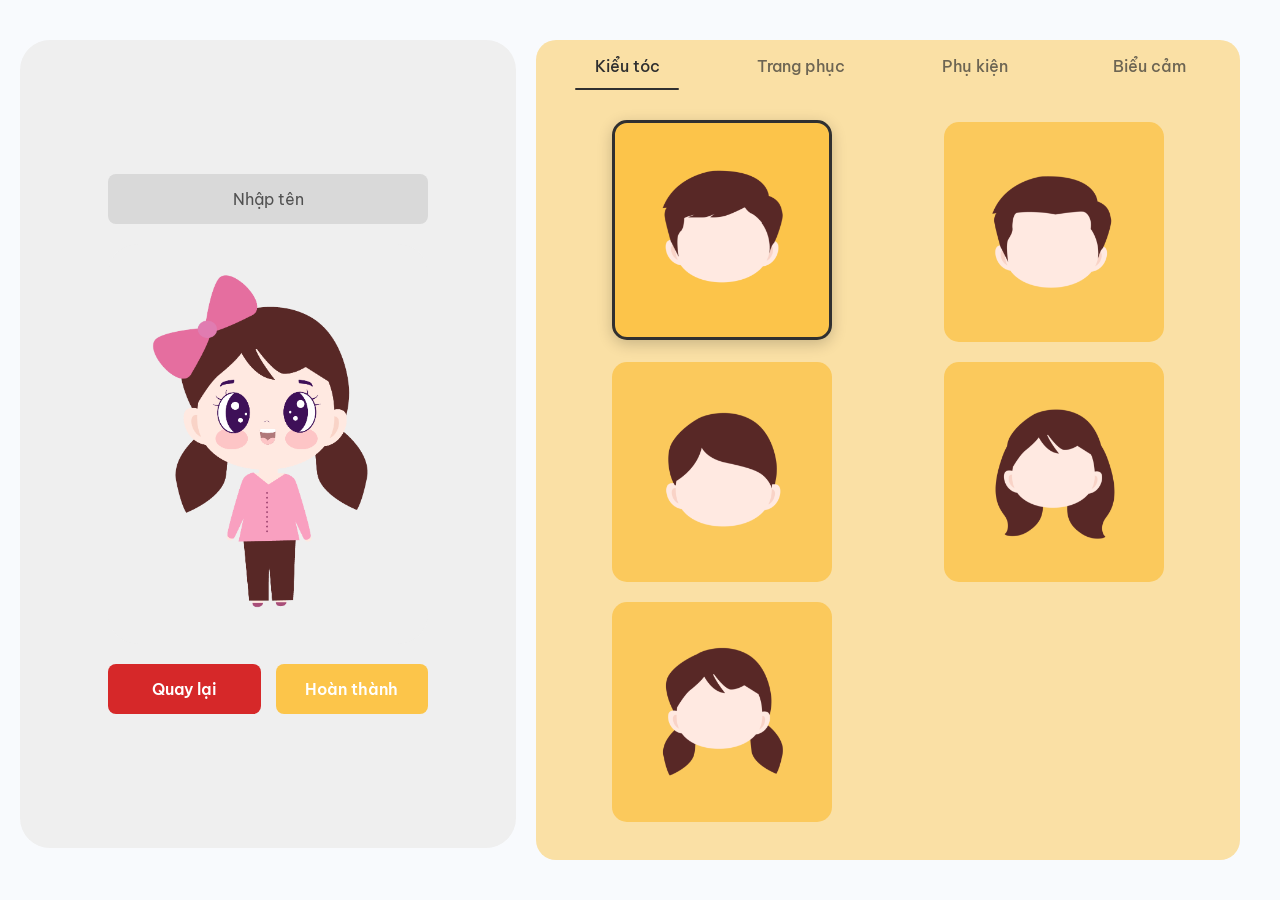
<file: avatar-customizer.html>
<!DOCTYPE html>
<html>

<head>
    <link href="https://fonts.googleapis.com/css?family=Be+Vietnam&display=swap" rel="stylesheet" />
    <link href="css/avatar-customizer.css" rel="stylesheet" />
    <title>Avatar Customizer</title>
    <link href="css/page-transition.css" rel="stylesheet" />
</head>

<body>
    <div id="pageLoader" class="page-loader">
        <div class="loader-content">
            <div class="loader-logo">
                <img src="images/avatarNew-cropped.png" alt="Thiên Sử Việt Logo">
            </div>
            <div class="loader-title">Thiên Sử Việt</div>
            <div class="loader-text">Đang tải...</div>
            <div class="loader-progress">
                <div class="progress-bar"></div>
            </div>
            <div class="progress-percentage">0%</div>
        </div>
    </div>
    <div class="container">
        <!-- Avatar Customization Section -->
        <div class="customization-section" id="customization-section">
            <!-- Avatar Preview Section -->
            <div class="avatar-preview-section">
                <div class="name-input-section">
                    <input type="text" id="avatar-name" placeholder="Nhập tên" class="name-input">
                </div>

                <div class="avatar-preview">
                    <div class="avatar-container">
                        <!-- Character avatar will be displayed here -->
                    </div>
                </div>

                <div class="action-buttons">
                    <button class="btn-back" id="btn-back" data-navigate="index">Quay lại</button>
                    <button class="btn-complete" id="btn-complete">Hoàn thành</button>
                </div>
            </div>

            <!-- Customization Panel -->
            <div class="customization-panel">
                <!-- Category Tabs -->
                <div class="category-tabs">
                    <button class="tab-button active" data-category="toc">Kiểu tóc</button>
                    <button class="tab-button" data-category="trangphuc">Trang phục</button>
                    <button class="tab-button" data-category="phukien">Phụ kiện</button>
                    <button class="tab-button" data-category="bieucam">Biểu cảm</button>
                </div>

                <!-- Items Grid -->
                <div class="items-container">
                    <!-- Hair Options -->
                    <div class="items-grid" id="toc-grid" data-category="toc">
                        <div class="item-option" data-item="toc1.svg">
                            <img src="images/game/toc/toc1.svg" alt="Hair 1">
                        </div>
                        <div class="item-option" data-item="toc2.svg">
                            <img src="images/game/toc/toc2.svg" alt="Hair 2">
                        </div>
                        <div class="item-option" data-item="toc3.svg">
                            <img src="images/game/toc/toc3.svg" alt="Hair 3">
                        </div>
                        <div class="item-option" data-item="toc4.svg">
                            <img src="images/game/toc/toc4.svg" alt="Hair 4">
                        </div>
                        <div class="item-option" data-item="toc5.svg">
                            <img src="images/game/toc/toc5.svg" alt="Hair 5">
                        </div>
                    </div>

                    <!-- Outfit Options -->
                    <div class="items-grid hidden" id="trangphuc-grid" data-category="trangphuc">
                        <div class="item-option" data-item="tp1.svg">
                            <img src="images/game/trangphuc/tp1.svg" alt="Outfit 1">
                        </div>
                        <div class="item-option" data-item="tp2.svg">
                            <img src="images/game/trangphuc/tp2.svg" alt="Outfit 2">
                        </div>
                        <div class="item-option" data-item="tp3.svg">
                            <img src="images/game/trangphuc/tp3.svg" alt="Outfit 3">
                        </div>
                        <div class="item-option" data-item="tp4.svg">
                            <img src="images/game/trangphuc/tp4.svg" alt="Outfit 4">
                        </div>
                        <div class="item-option" data-item="tp5.svg">
                            <img src="images/game/trangphuc/tp5.svg" alt="Outfit 5">
                        </div>
                        <div class="item-option" data-item="tp6.svg">
                            <img src="images/game/trangphuc/tp6.svg" alt="Outfit 6">
                        </div>
                    </div>

                    <!-- Accessory Options -->
                    <div class="items-grid hidden" id="phukien-grid" data-category="phukien">
                        <div class="item-option" data-item="pk1.svg">
                            <img src="images/game/phukien/pk1.svg" alt="Accessory 1">
                        </div>
                        <div class="item-option" data-item="pk2.svg">
                            <img src="images/game/phukien/pk2.svg" alt="Accessory 2">
                        </div>
                        <div class="item-option" data-item="pk3.svg">
                            <img src="images/game/phukien/pk3.svg" alt="Accessory 3">
                        </div>
                        <div class="item-option" data-item="pk4.svg">
                            <img src="images/game/phukien/pk4.svg" alt="Accessory 4">
                        </div>
                        <div class="item-option" data-item="pk5.svg">
                            <img src="images/game/phukien/pk5.svg" alt="Accessory 5">
                        </div>
                    </div>

                    <!-- Expression Options -->
                    <div class="items-grid hidden" id="bieucam-grid" data-category="bieucam">
                        <div class="item-option" data-item="bc1.svg">
                            <img src="images/game/bieucam/bc1.svg" alt="Expression 1">
                        </div>
                        <div class="item-option" data-item="bc2.svg">
                            <img src="images/game/bieucam/bc2.svg" alt="Expression 2">
                        </div>
                        <div class="item-option" data-item="bc3.svg">
                            <img src="images/game/bieucam/bc3.svg" alt="Expression 3">
                        </div>
                        <div class="item-option" data-item="bc4.svg">
                            <img src="images/game/bieucam/bc4.svg" alt="Expression 4">
                        </div>
                    </div>
                </div>
            </div>
        </div>

        <!-- Result Section -->
        <div class="result-section hidden" id="result-section">
            <div class="result-content">
                <h1 class="greeting" id="greeting">Xin chào, <br> [tên]</h1>
                <p class="message">Nhân vật của bạn đã sẵn sàng tham gia hành trình lịch sử rồi đấy!</p>

                <div class="final-avatar">
                    <div class="final-avatar-container">
                        <!-- Final avatar will be displayed here -->
                    </div>
                </div>

                <div class="final-action-buttons">
                    <button class="btn-start-lesson" id="btn-start-lesson" data-navigate="courses">Bắt đầu bài học</button>
                    <button class="btn-edit-character" id="btn-edit-character">Quay lại chỉnh sửa nhân vật</button>
                </div>
            </div>
        </div>
    </div>

    <script src="js/navigation.js"></script>
    <script src="js/avatar-customizer.js"></script>
    <script src="js/page-transition.js"></script>
    <script src="js/simple-navigation.js"></script>
</body>

</html>
</file>
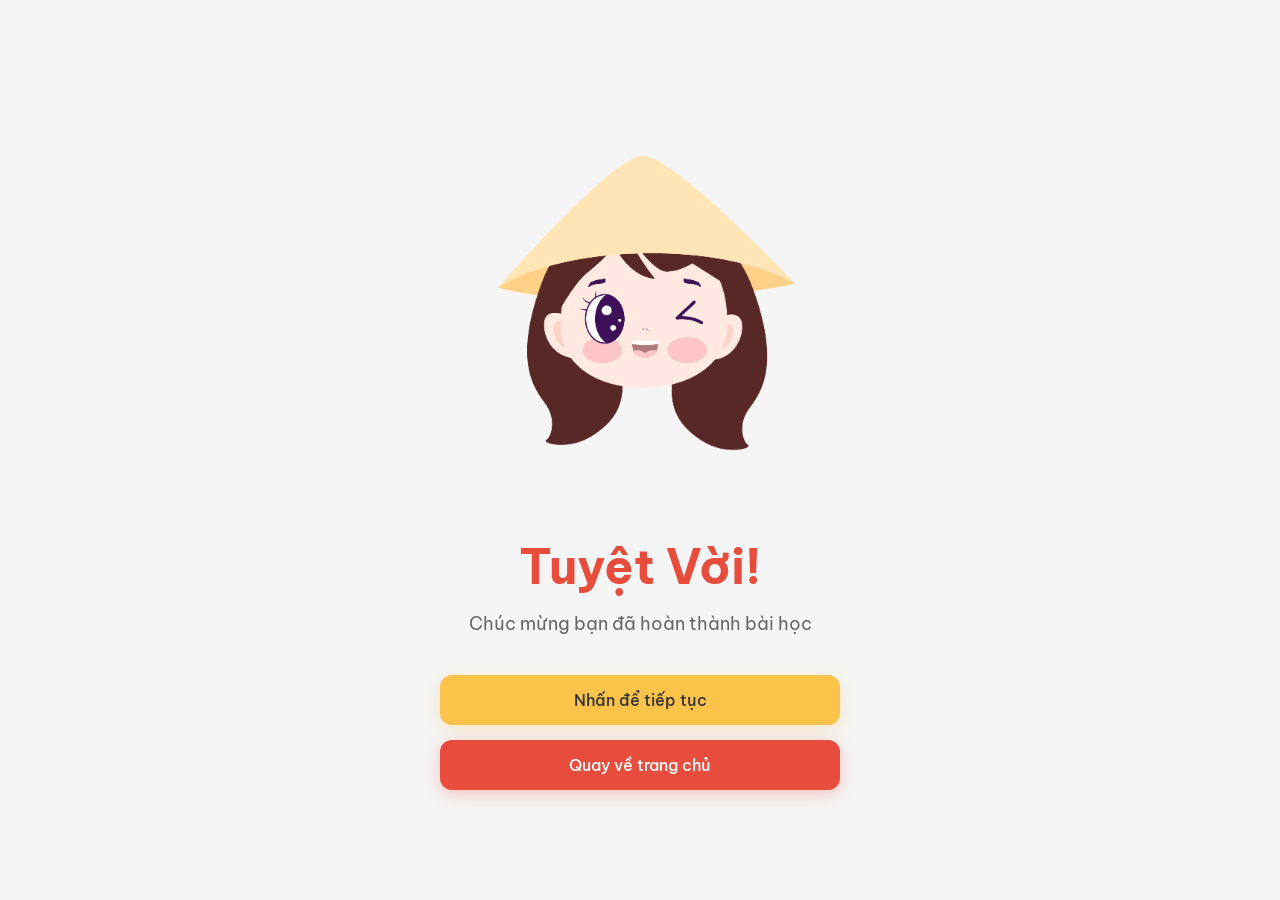
<file: course-complete.html>
<!DOCTYPE html>
<html>

<head>
    <link href="https://fonts.googleapis.com/css?family=Be+Vietnam+Pro:300,400,500,600,700,800,900&display=swap"
        rel="stylesheet" />
    <link href="css/course-complete.css" rel="stylesheet" />
    <title>Hoàn thành khóa học - Điện Biên Phủ</title>
    <link href="css/page-transition.css" rel="stylesheet" />
</head>

<body>
    <!-- Page Loader -->
    <div id="pageLoader" class="page-loader">
        <div class="loader-content">
            <div class="loader-logo">
                <img src="images/avatarNew-cropped.png" alt="Thiên Sử Việt Logo">
            </div>
            <div class="loader-title">Thiên Sử Việt</div>
            <div class="loader-text">Đang tải...</div>
            <div class="loader-progress">
                <div class="progress-bar"></div>
            </div>
            <div class="progress-percentage">0%</div>
        </div>
    </div>
    <!-- Fireworks Container -->
    <div class="fireworks-container"></div>

    <!-- Main Content -->
    <div class="completion-page">
        <!-- Character Image -->
        <div class="character-container">
            <img src="images/v0_4866.png" alt="Graduation Character" class="character-image">
        </div>

        <!-- Main Title -->
        <h1 class="main-title">Tuyệt Vời!</h1>
        <p class="subtitle">Chúc mừng bạn đã hoàn thành bài học</p>

        <!-- Action Buttons -->
        <div class="action-buttons">
            <button class="btn-continue" data-navigate="courses">Nhấn để tiếp tục</button>
            <button class="btn-home"  data-navigate="index">Quay về trang chủ</button>
        </div>
    </div>

    <script>
        // Fireworks animation
        document.addEventListener('DOMContentLoaded', function () {
            setTimeout(startFireworks, 500);
            setInterval(startFireworks, 2000);
        });

        function startFireworks() {
            const container = document.querySelector('.fireworks-container');
            const colors = ['#ff6b6b', '#4ecdc4', '#45b7d1', '#96ceb4', '#feca57', '#ff9ff3', '#54a0ff'];

            // Create multiple fireworks
            for (let i = 0; i < 3; i++) {
                setTimeout(() => {
                    createFirework(container, colors);
                }, i * 300);
            }
        }

        function createFirework(container, colors) {
            const firework = document.createElement('div');
            firework.className = 'firework';

            // Random position
            firework.style.left = Math.random() * 80 + 10 + '%';
            firework.style.top = Math.random() * 40 + 20 + '%';

            // Random color
            const color = colors[Math.floor(Math.random() * colors.length)];
            firework.style.setProperty('--firework-color', color);

            container.appendChild(firework);

            // Remove after animation
            setTimeout(() => {
                firework.remove();
            }, 1500);
        }

        function continueToNext() {
            alert('Chuyển đến bài học tiếp theo!');
        }

        function goToHome() {
            window.location.href = 'index.html';
        }
    </script>
    <script src="js/page-transition.js"></script>
    <script src="js/simple-navigation.js"></script>
</body>

</html>
</file>
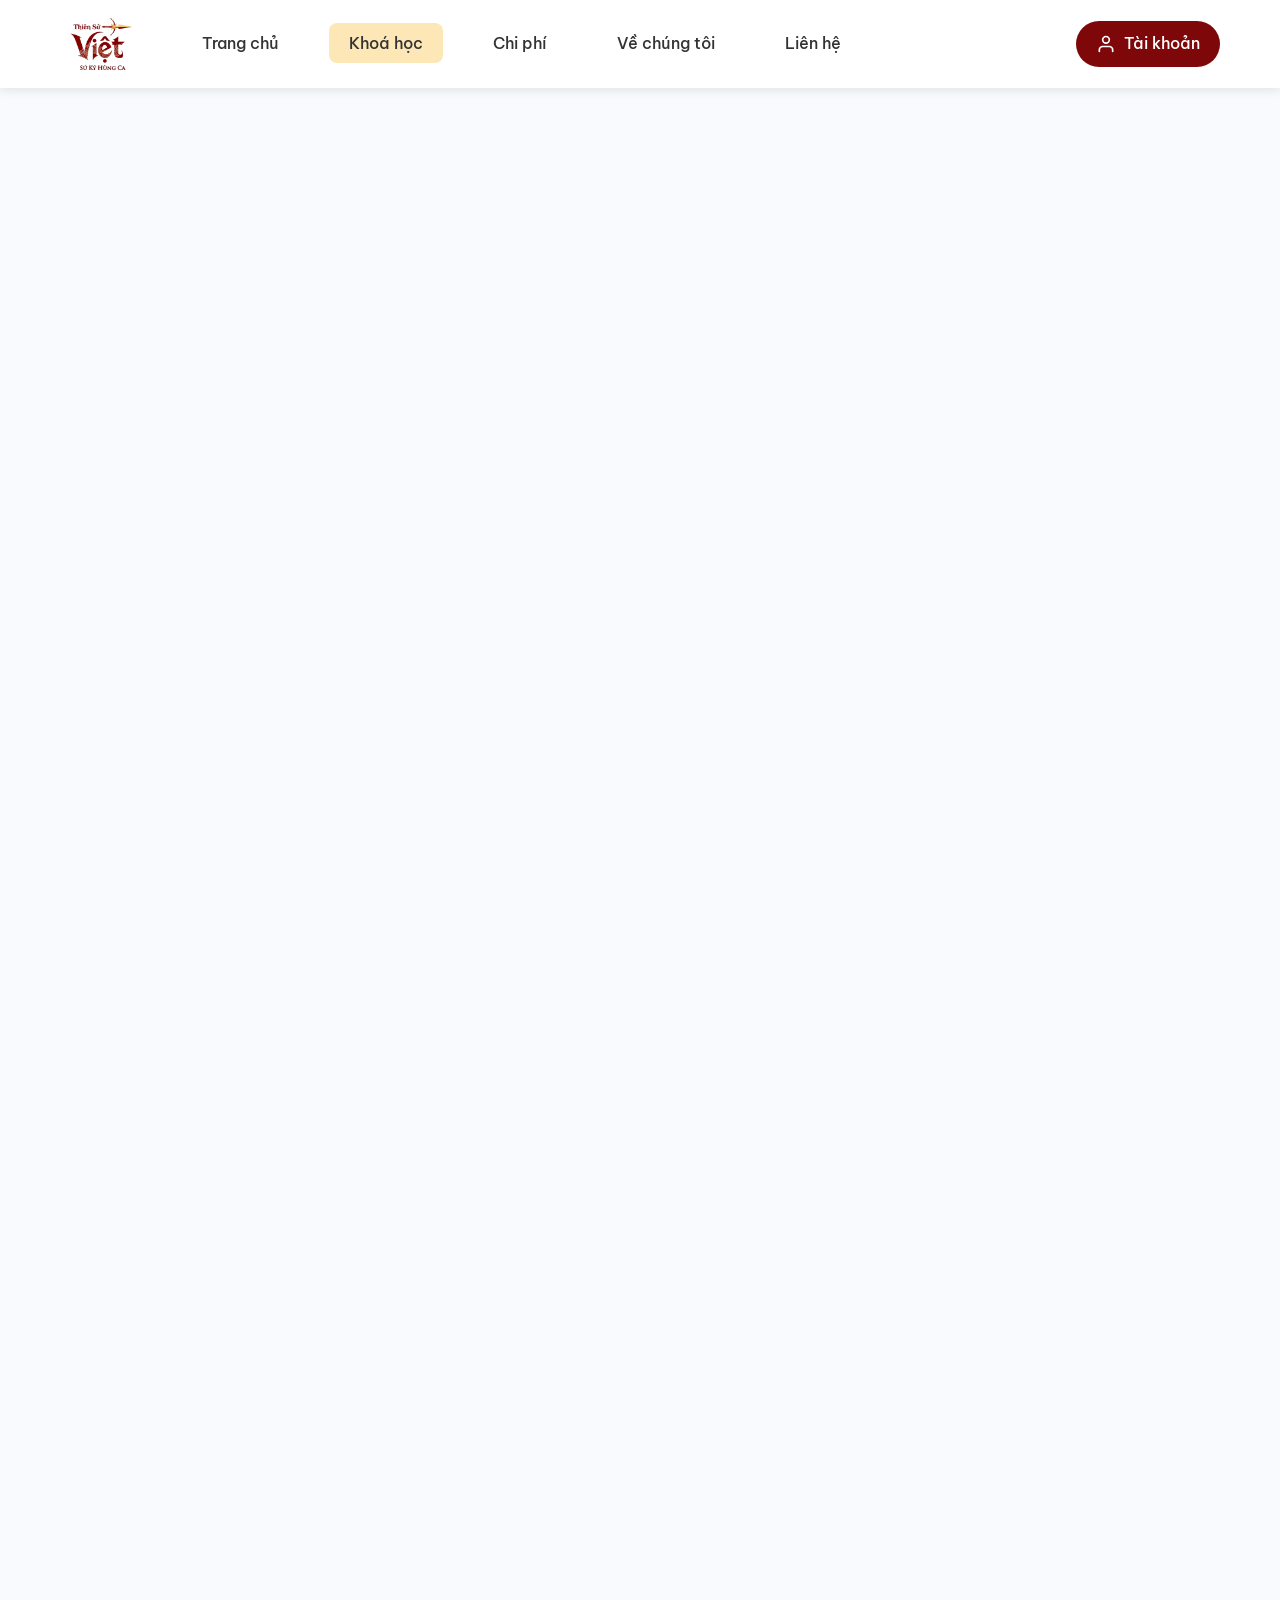
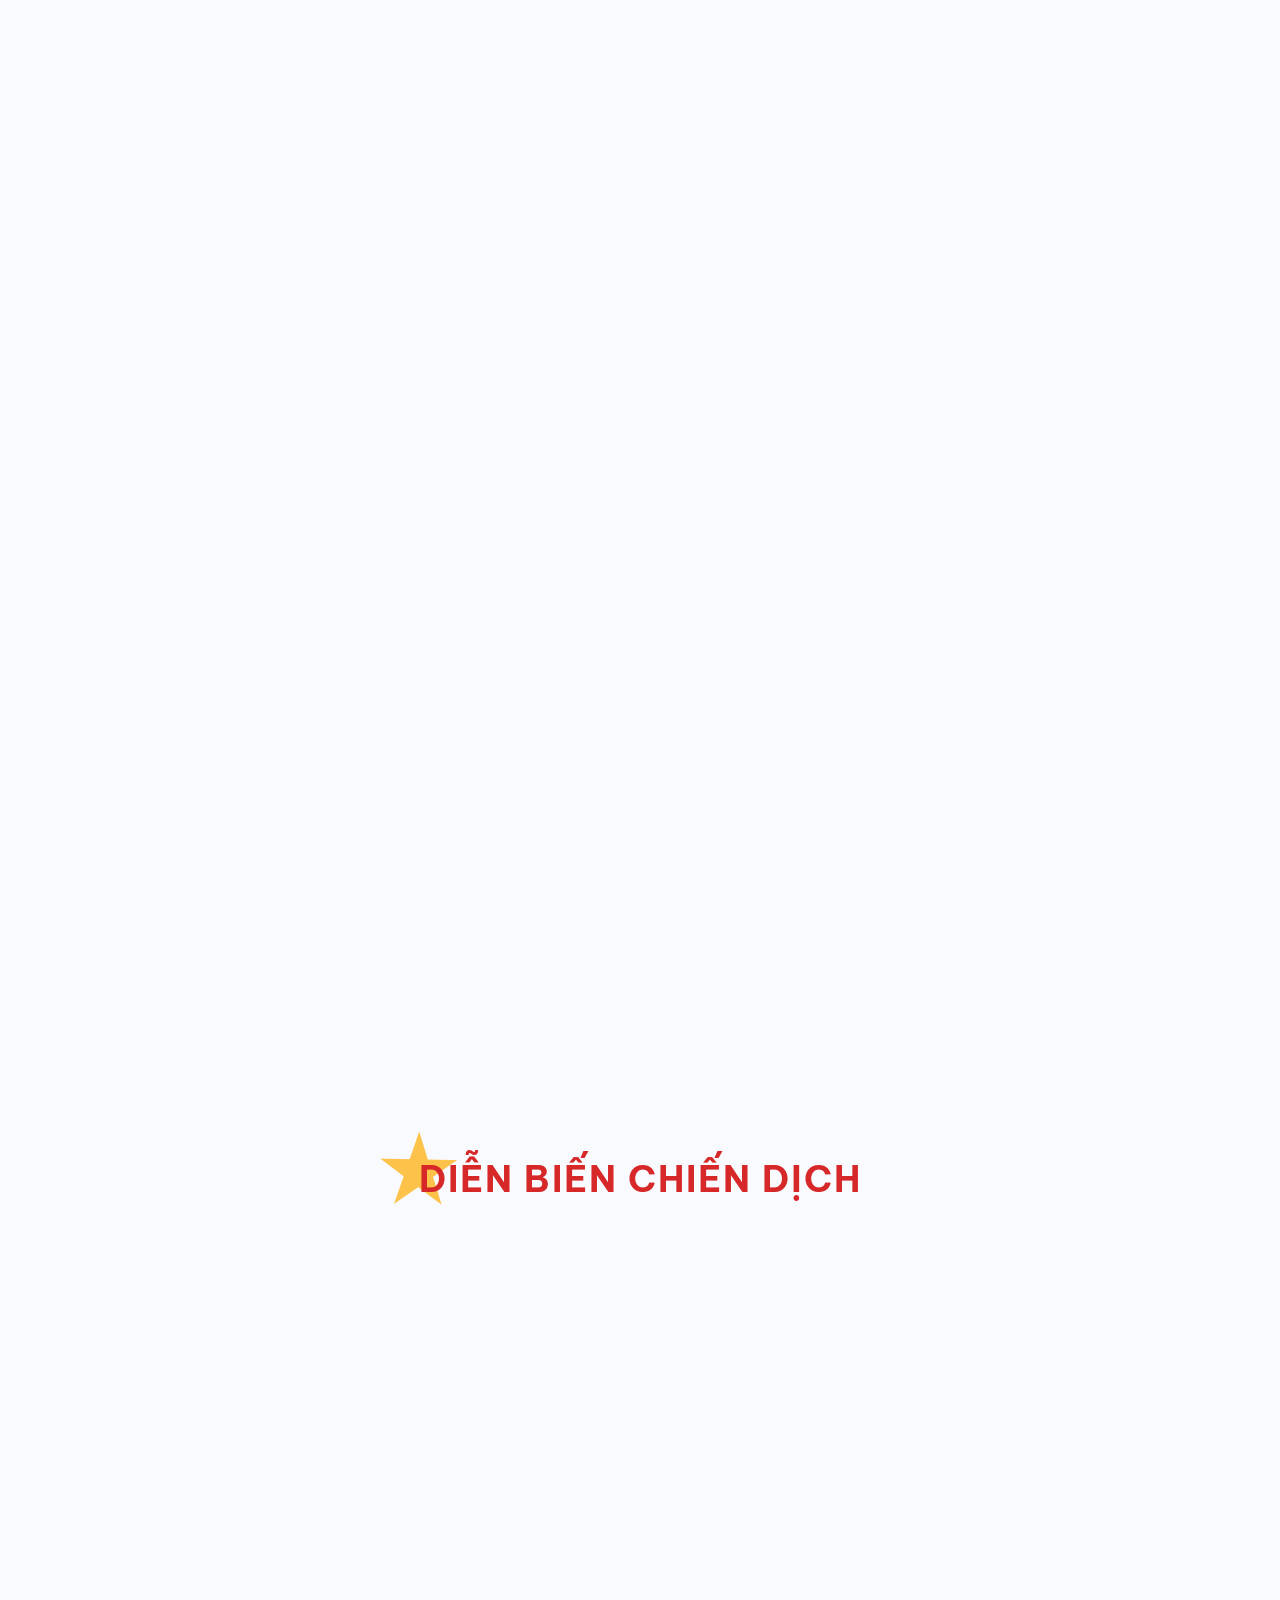
<file: course5.html>
<!DOCTYPE html>
<html>

<head>
    <link href="https://fonts.googleapis.com/css?family=Be+Vietnam+Pro&display=swap" rel="stylesheet" />
    <link href="https://fonts.googleapis.com/css?family=Be+Vietnam&display=swap" rel="stylesheet" />
    <link href="css/course5-new.css" rel="stylesheet" />
    <title>Điện Biên Phủ - Chiến Thắng Lịch Sử</title>
</head>

<body>
    <!-- Course Header -->
    <header class="course-header">
        <div class="course-container">
            <div class="course-nav-left">
                <div class="course-logo" data-navigate="index">
                    <img data-navigate="index" src="images/avatarNew-cropped.png" alt="Thiên Sử Việt Logo" class="course-logo-image">
                </div>
                <nav class="course-nav">
                    <ul class="course-nav-menu">
                        <li><a href="index.html" data-navigate="index" class="course-nav-link">Trang chủ</a></li>
                        <li><a href="courses.html" class="course-nav-link active">Khoá học</a></li>
                        <li><a href="#pricing" class="course-nav-link">Chi phí</a></li>
                        <li><a href="#about" class="course-nav-link">Về chúng tôi</a></li>
                        <li><a href="#contact" class="course-nav-link">Liên hệ</a></li>
                    </ul>
                </nav>
            </div>
            <div class="course-auth-buttons">  
                <div class="course-user-account"  data-navigate="avatar-customizer">
                    <svg class="course-user-icon" width="24" height="24" viewBox="0 0 24 24" fill="none"
                        xmlns="http://www.w3.org/2000/svg">
                        <path
                            d="M20 21V19C20 17.9391 19.5786 16.9217 18.8284 16.1716C18.0783 15.4214 17.0609 15 16 15H8C6.93913 15 5.92172 15.4214 5.17157 16.1716C4.42143 16.9217 4 17.9391 4 19V21"
                            stroke="currentColor" stroke-width="2" stroke-linecap="round" stroke-linejoin="round" />
                        <circle cx="12" cy="7" r="4" stroke="currentColor" stroke-width="2" stroke-linecap="round"
                            stroke-linejoin="round" />
                    </svg>
                    <span>Tài khoản</span>
                </div>
            </div>
            <button class="course-mobile-menu-toggle">
                <span></span>
                <span></span>
                <span></span>
            </button>
        </div>
    </header>

    <!-- Global Sticky Progress Bar -->
    <div class="global-progress-container">
        <div class="context-progress-bar" data-progress="0">
            <div class="progress-filled"></div>
            <div class="progress-empty"></div>
            <div class="progress-percentage">0%</div>
        </div>
    </div>

    <div class="container">
        <!-- Hero Section -->
        <section class="hero-section scroll-animate fade-in">
            <div class="hero-background"></div>
            <div class="hero-overlay"></div>
            <div class="hero-content">
                <!-- Timeline on the left -->
                <div class="hero-timeline scroll-animate slide-left stagger-1">
                    <div class="hero-timeline-header">
                        <div class="hero-timeline-years">
                            <span class="year-main">19</span>
                            <div class="year-numbers">
                                <span class="year-sup">45</span>
                                <span class="year-sub">54</span>
                            </div>
                            <div class="year-divider"></div>
                            <div class="hero-timeline-title">
                                <span>Kháng chiến</span>
                                <span>chống Pháp</span>
                            </div>
                        </div>
                    </div>
                    <div class="hero-timeline-dates">
                        <div class="hero-timeline-date">2/9/1945</div>
                        <div class="hero-timeline-date">19/12/1946</div>
                        <div class="hero-timeline-date">2/1947</div>
                        <div class="hero-timeline-date">1/1950</div>
                        <div class="hero-timeline-date">9/1950</div>
                        <div class="hero-timeline-date">13/3–7/5/1954</div>
                        <div class="hero-timeline-date">21/7/1954</div>
                    </div>
                </div>

                <!-- Main title and number in center -->
                <div class="hero-text scroll-animate slide-up stagger-2">
                    <h1 class="hero-title">ĐIỆN BIÊN PHỦ</h1>
                    <div class="hero-number-section">
                        <span class="hero-number">56</span>
                        <div class="hero-descriptions">
                            <span>NGÀY</span>
                            <span>ĐÊM</span>
                        </div>
                    </div>
                    <div class="hero-subtitle-bottom">CHẤN ĐỘNG ĐỊA CẦU</div>
                </div>

                <!-- Golden statue image on the right -->
                <div class="hero-image scroll-animate slide-right stagger-3">
                    <img src="images/v0_4892.png" alt="Tượng đài Điện Biên Phủ">
                </div>
            </div>
        </section>

        <!-- Historical Context Section -->
        <section class="content-section scroll-animate slide-up">
            <div class="context-header scroll-animate fade-in stagger-1">
                <div class="context-title-wrapper">
                    <h2 class="context-title">BỐI CẢNH LỊCH SỬ</h2>
                    <div class="context-star">★</div>
                </div>
            </div>

            <div class="context-content-new">
                <div class="context-column scroll-animate slide-left stagger-2">
                    <h3 class="context-subtitle">Trong nước</h3>
                    <p>Sau Cách mạng Tháng Tám 1945, nước Việt Nam Dân chủ Cộng hòa được thành lập.</p>
                    <p>Pháp trở lại xâm lược năm 1946, buộc nhân dân ta bước vào cuộc kháng chiến toàn quốc chống thực
                        dân Pháp.</p>
                    <p>Đến đầu thập niên 1950, sau nhiều chiến thắng lớn (Biên giới, Hòa Bình, Tây Bắc), quân và dân ta
                        từng bước làm chủ chiến trường.</p>
                </div>

                <div class="context-column scroll-animate slide-right stagger-3">
                    <h3 class="context-subtitle">Quốc tế</h3>
                    <p>Cách mạng Trung Quốc thắng lợi (1949) – mở đường tiếp tế chiến lược cho Việt Nam.</p>
                    <p>Mỹ can thiệp sâu, viện trợ tài chính – quân sự cho Pháp tại Đông Dương, biến chiến tranh xâm lược
                        Việt Nam thành "chiến tranh thực dân kiểu mới".</p>
                    <p>Pháp lâm vào thế sa lầy, muốn kết thúc chiến tranh bằng thắng lợi quân sự quyết định → triển khai
                        kế hoạch Nava.</p>
                </div>
            </div>

        </section>

        <!-- Context Image Section -->
        <section class="context-image-section scroll-animate scale-in">
            <div class="context-image-background"></div>
            <div class="context-image-overlay"></div>
            <div class="context-image-content">
                <img src="images/v0_4929.png" alt="Bối cảnh lịch sử">
            </div>
        </section>

        <!-- Campaign Causes Section -->
        <section class="content-section scroll-animate slide-up">
            <div class="causes-header scroll-animate fade-in stagger-1">
                <div class="causes-title-wrapper">
                    <h2 class="causes-title">NGUYÊN NHÂN CHIẾN DỊCH</h2>
                    <div class="causes-star">★</div>
                </div>
            </div>

            <div class="causes-content">
                <div class="cause-text-section scroll-animate slide-left stagger-2">
                    <h3 class="cause-subtitle">Nguyên nhân từ phía Pháp</h3>
                    <div class="cause-text-content">
                        <p>Pháp xây dựng tập đoàn cứ điểm Điện Biên Phủ gồm 49 cứ điểm, chia thành 3 phân khu (Bắc,
                            Trung tâm, Nam) với tham vọng:</p>
                        <p>• Thu hút quân chủ lực của ta vào trận địa cố định.</p>
                        <p>• Dùng hỏa lực mạnh, quân tinh nhuệ để tiêu diệt, tạo đòn quyết định chiến lược.</p>
                        <p>• Tạo thế trên bàn đàm phán ở Hội nghị Genève đang chuẩn bị khai mạc.</p>
                    </div>
                </div>

                <div class="cause-image-section scroll-animate scale-in stagger-3">
                    <div class="cause-image">
                        <img src="images/v0_4931.png" alt="Nguyên nhân từ phía Pháp">
                    </div>
                </div>

                <div class="cause-text-section scroll-animate slide-right stagger-4">
                    <h3 class="cause-subtitle">Nguyên nhân từ ta</h3>
                    <div class="cause-text-content">
                        <p>• Chủ trương của Bộ Chính trị và Tổng Quân ủy Trung ương: "Kiên quyết tiêu diệt toàn bộ quân
                            địch ở Điện Biên Phủ."</p>
                        <p>• Tạo thế trận chiến dịch tấn công lớn – kết thúc thắng lợi cuộc kháng chiến chống Pháp.</p>
                    </div>
                </div>

                <div class="cause-image-section scroll-animate scale-in stagger-5">
                    <div class="cause-image">
                        <img src="images/v0_4935.png" alt="Nguyên nhân từ ta">
                    </div>
                </div>
            </div>
        </section>

        <!-- Campaign Progress Section -->
        <section class="content-section">
            <div class="campaign-header">
                <div class="campaign-title-wrapper">
                    <h2 class="campaign-title">DIỄN BIẾN CHIẾN DỊCH</h2>
                    <div class="campaign-star">★</div>
                </div>
            </div>

            <div class="campaign-timeline-new">
                <!-- Timeline Stats -->
                <!-- <div class="timeline-stats">
                    <div class="stat-item">
                        <div class="stat-number">56</div>
                        <div class="stat-label">Ngày đêm</div>
                    </div>
                    <div class="stat-item">
                        <div class="stat-number">3</div>
                        <div class="stat-label">Đợt tấn công</div>
                    </div>
                </div> -->

                <!-- Phase 1 -->
                <div class="phase-container phase-1 scroll-animate slide-left">
                    <div class="phase-timeline">
                        <div class="phase-marker">
                            <div class="phase-number">01</div>
                        </div>
                    </div>
                    <div class="phase-content">
                        <div class="phase-info">
                            <div class="phase-title">Đợt 1: Phá vòng ngoài</div>
                            <div class="phase-date">13 – 17/3/1954</div>
                            <div class="phase-description">
                                <p>Ta tấn công cụm cứ điểm phía Bắc gồm Him Lam, Độc Lập, Bản Kéo.</p>
                                <div class="phase-result">
                                    <div class="result-icon">✓</div>
                                    <span>Tiêu diệt hoàn toàn các cứ điểm này. Phá vòng ngoài, làm chủ mặt trận phía
                                        Bắc.</span>
                                </div>
                            </div>
                        </div>
                        <div class="phase-visual">
                            <div class="phase-image scroll-animate scale-in stagger-2">
                                <img src="images/v0_4956.png" alt="Đợt 1">
                                <div class="image-overlay">
                                    <div class="overlay-text">Phá vòng ngoài</div>
                                </div>
                            </div>
                        </div>
                    </div>
                </div>

                <!-- Phase 2 -->
                <div class="phase-container phase-2 scroll-animate slide-right">
                    <div class="phase-timeline">
                        <div class="phase-marker">
                            <div class="phase-number">02</div>
                        </div>
                    </div>
                    <div class="phase-content reverse">
                        <div class="phase-visual">
                            <div class="phase-image scroll-animate scale-in stagger-2">
                                <img src="images/v0_4957.png" alt="Đợt 2">
                                <div class="image-overlay">
                                    <div class="overlay-text">Khống chế trung tâm</div>
                                </div>
                            </div>
                        </div>
                        <div class="phase-info">
                            <div class="phase-title">Đợt 2: Bao vây chặt chẽ</div>
                            <div class="phase-date">30/3 – 26/4/1954</div>
                            <div class="phase-description">
                                <p>Ta mở rộng tấn công các cứ điểm trung tâm như: C1, D1, E1, A1, khiến địch tổn thất
                                    nặng nề.</p>
                                <div class="phase-result">
                                    <div class="result-icon">✓</div>
                                    <span>Ta bao vây chặt, khống chế sân bay Mường Thanh – đường tiếp tế chính của
                                        Pháp.</span>
                                </div>
                            </div>
                        </div>
                    </div>
                </div>

                <!-- Phase 3 -->
                <div class="phase-container phase-3 scroll-animate slide-left">
                    <div class="phase-timeline">
                        <div class="phase-marker">
                            <div class="phase-number">03</div>
                        </div>
                    </div>
                    <div class="phase-content">
                        <div class="phase-info">
                            <div class="phase-title">Đợt 3: Tổng công kích</div>
                            <div class="phase-date">1 – 7/5/1954</div>
                            <div class="phase-description">
                                <p>Ta tổng công kích toàn bộ Tập đoàn cứ điểm.</p>
                                <div class="phase-result victory">
                                    <div class="result-icon">🏆</div>
                                    <span><strong>Ngày 7/5/1954:</strong> ta đánh thẳng vào Sở chỉ huy địch, bắt sống
                                        tướng De Castries và toàn bộ Bộ chỉ huy Pháp. Toàn bộ tập đoàn cứ điểm Điện Biên Phủ bị tiêu diệt.</span>
                                </div>
                            </div>
                        </div>
                        <div class="phase-visual">
                            <div class="phase-image victory-image scroll-animate rotate-in stagger-2">
                                <img src="images/v0_4960.png" alt="Đợt 3">
                                <div class="image-overlay victory-overlay">
                                    <div class="overlay-text">CHIẾN THẮNG!</div>
                                </div>
                            </div>
                        </div>
                    </div>
                </div>

                <!-- Victory Banner -->
                <!-- <div class="victory-banner scroll-animate scale-in">
                    <div class="victory-content">
                        <div class="victory-icon">🎉</div>
                        <div class="victory-text">
                            <h3>CHIẾN THẮNG LỊCH SỬ</h3>
                            <p>56 ngày đêm - Chấn động địa cầu</p>
                        </div>
                        <div class="victory-date">7/5/1954</div>
                    </div>
                </div> -->
            </div>
        </section>

        <!-- Results Section -->
        <section class="content-section scroll-animate slide-up">
            <div class="results-header scroll-animate fade-in stagger-1">
                <div class="results-title-wrapper">
                    <h2 class="results-title">KẾT QUẢ CHIẾN DỊCH</h2>
                    <div class="results-star">★</div>
                </div>
            </div>
            <div class="results-content">
                <div class="results-image scroll-animate slide-left stagger-2">
                    <img src="images/v0_4990.png" alt="Kết quả chiến dịch">
                </div>
                <div class="results-text scroll-animate slide-right stagger-3">
                    <ul>
                        <li>Tiêu diệt hoàn toàn 16.200 quân Pháp (bắt sống 10.863, tiêu diệt và làm bị thương phần còn
                            lại).</li>
                        <li>Phá tan kế hoạch Nava – chiến lược quân sự cuối cùng của Pháp tại Đông Dương.</li>
                        <li>Bắt sống toàn bộ Bộ chỉ huy địch tại chiến trường Tây Bắc, trong đó có Tướng De Castries.
                        </li>
                        <li>Tạo điều kiện thuận lợi buộc Pháp phải ngồi vào bàn đàm phán tại Hội nghị Genève (1954).
                        </li>
                    </ul>
                </div>
            </div>
        </section>

        <!-- Significance Section -->
        <section class="content-section scroll-animate slide-up">
            <div class="significance-header scroll-animate fade-in stagger-1">
                <div class="significance-title-wrapper">
                    <h2 class="significance-title">Ý NGHĨA CHIẾN DỊCH</h2>
                    <div class="significance-star">★</div>
                </div>
            </div>

            <!-- Vietnam Significance Block -->
            <div class="significance-block scroll-animate slide-left stagger-2">
                <div class="significance-image-container scroll-animate scale-in stagger-3">
                    <img src="images/v0_4999.png" alt="Ý nghĩa với Việt Nam">
                </div>
                <div class="significance-content-container scroll-animate fade-in stagger-4">
                    <h3 class="significance-section-title">Đối với Việt Nam</h3>
                    <div class="significance-text-box">
                        <p>Đỉnh cao của nghệ thuật chiến tranh nhân dân và quyết tâm toàn dân đánh giặc.</p>
                        <p>Khẳng định tài lãnh đạo của Đảng Cộng sản Việt Nam, đặc biệt là tài cầm quân của Đại tướng Võ
                            Nguyên Giáp.</p>
                        <p>Chấm dứt 9 năm kháng chiến trường kỳ chống Pháp, mở đường cho hòa bình tại miền Bắc.</p>
                    </div>
                </div>
            </div>

            <!-- World Significance Block -->
            <div class="significance-block reverse scroll-animate slide-right stagger-5">
                <div class="significance-image-container scroll-animate scale-in stagger-6">
                    <img src="images/v0_5000.png" alt="Ý nghĩa với thế giới">
                </div>
                <div class="significance-content-container scroll-animate fade-in stagger-7">
                    <h3 class="significance-section-title">Đối với thế giới</h3>
                    <div class="significance-text-box">
                        <p>Đòn giáng mạnh vào chủ nghĩa thực dân Pháp, góp phần giải thể hệ thống thuộc địa toàn cầu.
                        </p>
                        <p>Truyền cảm hứng cho phong trào giải phóng dân tộc tại châu Á – châu Phi – Mỹ Latin.</p>
                        <p>Đánh dấu thất bại đầu tiên của một cường quốc thực dân trước một dân tộc thuộc địa bằng chiến
                            tranh nhân dân.</p>
                    </div>
                </div>

            </div>
        </section>

        <!-- Quotes Section -->
        <section class="content-section">

            <!-- Quote Block 1: Ho Chi Minh -->
            <div class="quote-block scroll-animate slide-left">
                <div class="quote-image-container scroll-animate scale-in stagger-2">
                    <img src="images/v0_5009.png" alt="Chủ tịch Hồ Chí Minh">
                </div>
                <div class="quote-content-container scroll-animate fade-in stagger-3">
                    <div class="quote-text-box">
                        <p>Chiến thắng Điện Biên Phủ lừng lẫy năm châu, chấn động địa cầu</p>
                    </div>
                    <h3 class="quote-section-title">Chủ tịch Hồ Chí Minh</h3>
                </div>
            </div>

            <!-- Quote Block 2: Vo Nguyen Giap -->
            <div class="quote-block reverse scroll-animate slide-right">
                <div class="quote-image-container scroll-animate scale-in stagger-2">
                    <img src="images/v0_5021.png" alt="Đại tướng Võ Nguyên Giáp">
                </div>
                <div class="quote-content-container scroll-animate fade-in stagger-3">
                    <div class="quote-text-box">
                        <p>Chúng ta không đánh là thắng, mà đánh để chắc thắng</p>
                    </div>
                    <h3 class="quote-section-title">Đại tướng Võ Nguyên Giáp</h3>

                </div>
            </div>
        </section>

        <!-- Final Quote Section - Báo chí Pháp -->
        <section class="final-quote-section scroll-animate fade-in">
            <div class="final-quote-container">
                <div class="final-quote-content scroll-animate scale-in stagger-2">
                    <div class="final-quote-marks opening">❝</div>
                    <blockquote class="final-quote-text">
                        Điện Biên Phủ là một Verdun của người da vàng đánh bại người da trắng
                    </blockquote>
                    <div class="final-quote-marks closing">❞</div>
                    <cite class="final-quote-author">Báo chí Pháp</cite>
                </div>
            </div>
        </section>

        <!-- Completion Section -->
        <section class="completion-section scroll-animate slide-up">
            <div class="completion-container">
                <div class="completion-button-container scroll-animate scale-in stagger-2">
                    <button class="completion-button" onclick="window.location.href='course-complete.html'">
                        <span class="button-text">Hoàn thành bài học</span>
                    </button>
                </div>
            </div>
        </section>

    </div>

    <script src="js/navigation.js"></script>
    <script>
        // Make header visible when page loads
        document.addEventListener('DOMContentLoaded', function () {
            const header = document.querySelector('.course-header');
            if (header) {
                setTimeout(() => {
                    header.classList.add('header-visible');
                }, 100);
            }

            // Single sticky progress bar animation on scroll
            const progressBar = document.querySelector('.context-progress-bar');
            const progressContainer = document.querySelector('.global-progress-container');
            let lastScrollTop = 0;
            let isProgressVisible = false;
            let scrollThreshold = 200; // Show progress bar after 200px scroll

            function calculateGlobalProgress() {
                const scrollTop = window.pageYOffset || document.documentElement.scrollTop;
                const documentHeight = document.documentElement.scrollHeight - window.innerHeight;
                const scrollProgress = Math.min(scrollTop / documentHeight, 1);

                // Determine scroll direction
                const scrollDirection = scrollTop > lastScrollTop ? 'down' : 'up';
                lastScrollTop = scrollTop;

                // Show/hide progress bar based on scroll position
                if (scrollTop > scrollThreshold && !isProgressVisible) {
                    showProgressBar(scrollDirection);
                } else if (scrollTop <= scrollThreshold && isProgressVisible) {
                    hideProgressBar();
                }

                if (progressBar && isProgressVisible) {
                    updateProgressBar(progressBar, scrollProgress);
                }
            }

            function showProgressBar(direction) {
                if (progressContainer && !isProgressVisible) {
                    isProgressVisible = true;
                    progressContainer.classList.remove('hiding');
                    progressContainer.classList.add('visible');

                    // Add direction-specific animation
                    if (direction === 'down') {
                        progressContainer.classList.add('scrolling-down');
                        progressContainer.classList.remove('scrolling-up');
                    } else {
                        progressContainer.classList.add('scrolling-up');
                        progressContainer.classList.remove('scrolling-down');
                    }

                    // Remove animation classes after animation completes
                    setTimeout(() => {
                        progressContainer.classList.remove('scrolling-down', 'scrolling-up');
                    }, 400);
                }
            }

            function hideProgressBar() {
                if (progressContainer && isProgressVisible) {
                    isProgressVisible = false;
                    progressContainer.classList.add('hiding');
                    progressContainer.classList.remove('visible', 'scrolling-down', 'scrolling-up');

                    // Clean up classes after animation
                    setTimeout(() => {
                        progressContainer.classList.remove('hiding');
                    }, 300);
                }
            }

            function updateProgressBar(progressBar, progress) {
                const progressFilled = progressBar.querySelector('.progress-filled');
                const progressPercentage = progressBar.querySelector('.progress-percentage');
                const percentage = Math.round(progress * 100);

                // Update width with smooth animation
                progressFilled.style.width = percentage + '%';

                // Update percentage text
                if (progressPercentage) {
                    progressPercentage.textContent = percentage + '%';
                    progressPercentage.style.left = `calc(${percentage}% - 15px)`;
                }

                // Add active class for enhanced effects
                if (progress > 0.05) { // Start effects when 5% progress
                    progressBar.classList.add('active');
                } else {
                    progressBar.classList.remove('active');
                }

                // Store current progress
                progressBar.setAttribute('data-progress', percentage);
            }

            // Enhanced scroll listener with throttling
            let ticking = false;
            function onScroll() {
                if (!ticking) {
                    requestAnimationFrame(() => {
                        calculateGlobalProgress();
                        ticking = false;
                    });
                    ticking = true;
                }
            }

            // Initial calculation
            calculateGlobalProgress();

            // Listen to scroll events
            window.addEventListener('scroll', onScroll, { passive: true });
            window.addEventListener('resize', calculateGlobalProgress, { passive: true });

            // Scroll Animation Observer with bidirectional support
            const observerOptions = {
                threshold: [0, 0.1, 0.5, 1], // Multiple thresholds for better control
                rootMargin: '0px 0px -20px 0px' // Reduced margin for faster response
            };

            const scrollObserver = new IntersectionObserver((entries) => {
                entries.forEach(entry => {
                    const element = entry.target;
                    
                    if (entry.isIntersecting) {
                        // Element is entering viewport - trigger enter animation
                        element.classList.add('animate-in');
                        element.classList.remove('animate-out');
                    } else {
                        // Element is leaving viewport - trigger exit animation
                        element.classList.remove('animate-in');
                        element.classList.add('animate-out');
                    }
                });
            }, observerOptions);

            // Observe all scroll-animate elements
            const scrollElements = document.querySelectorAll('.scroll-animate');
            scrollElements.forEach(el => {
                scrollObserver.observe(el);
            });

            // Advanced scroll animation for special effects
            function handleAdvancedScrollAnimations() {
                const scrollTop = window.pageYOffset || document.documentElement.scrollTop;

                // Parallax effect for hero elements
                const heroTimeline = document.querySelector('.hero-timeline');
                const heroImage = document.querySelector('.hero-image');

                if (heroTimeline && heroImage) {
                    const parallaxSpeed = scrollTop * 0.5;
                    heroTimeline.style.transform = `translateY(${parallaxSpeed * 0.3}px)`;
                    heroImage.style.transform = `translateY(${parallaxSpeed * -0.2}px)`;
                }

                // Floating animation for stars
                const stars = document.querySelectorAll('.context-star, .causes-star, .campaign-star, .results-star, .significance-star');
                stars.forEach((star, index) => {
                    const floatOffset = Math.sin(Date.now() * 0.001 + index) * 3;
                    star.style.transform = `translate(-50%, -50%) translateY(${floatOffset}px) rotate(${floatOffset * 2}deg)`;
                });
            }

            // Enhanced scroll with animation effects
            function onScrollWithAnimations() {
                if (!ticking) {
                    requestAnimationFrame(() => {
                        calculateGlobalProgress();
                        handleAdvancedScrollAnimations();
                        ticking = false;
                    });
                    ticking = true;
                }
            }

            // Replace the scroll listener with enhanced version
            window.removeEventListener('scroll', onScroll);
            window.addEventListener('scroll', onScrollWithAnimations, { passive: true });

            // Mobile menu toggle
            const mobileToggle = document.querySelector('.course-mobile-menu-toggle');
            const navMenu = document.querySelector('.course-nav-menu');
            const authButtons = document.querySelector('.course-auth-buttons');

            if (mobileToggle && navMenu) {
                mobileToggle.addEventListener('click', function () {
                    mobileToggle.classList.toggle('active');
                    navMenu.classList.toggle('mobile-active');
                    if (authButtons) {
                        authButtons.classList.toggle('mobile-active');
                    }
                });
            }

            // Close mobile menu when clicking on nav links
            const navLinks = document.querySelectorAll('.course-nav-link');
            navLinks.forEach(link => {
                link.addEventListener('click', function () {
                    if (mobileToggle && navMenu) {
                        mobileToggle.classList.remove('active');
                        navMenu.classList.remove('mobile-active');
                        if (authButtons) {
                            authButtons.classList.remove('mobile-active');
                        }
                    }
                });
            });
        });
    </script>

</body>

</html>
</file>
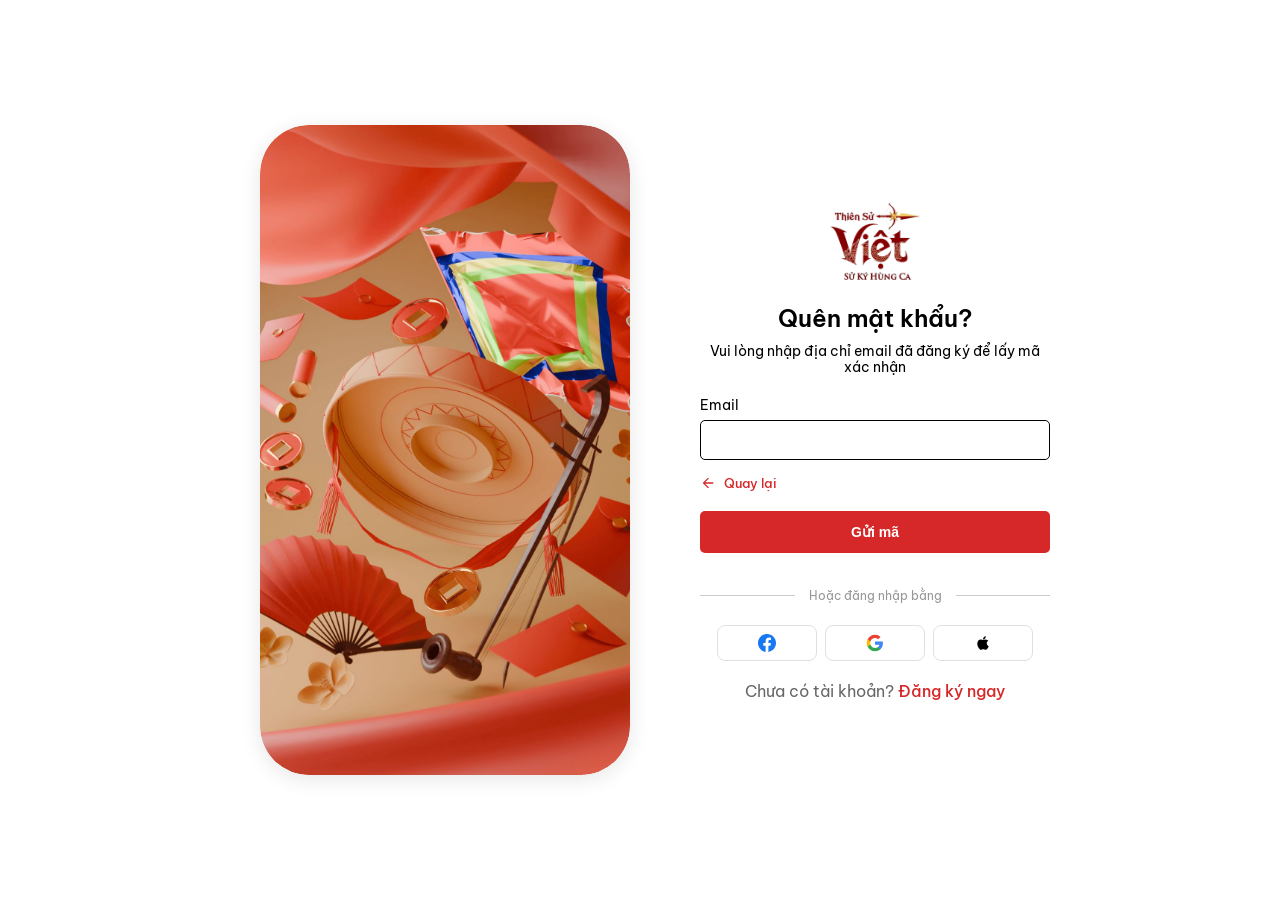
<file: forgot-password.html>
<!DOCTYPE html>
<html lang="vi">

<head>
    <meta charset="UTF-8">
    <meta name="viewport" content="width=device-width, initial-scale=1.0, user-scalable=no">
    <title>Quên mật khẩu - Thiên Sử Việt</title>
    <link href="https://fonts.googleapis.com/css2?family=Be+Vietnam:wght@400;500;600;700&display=swap"
        rel="stylesheet" />
    <link href="css/login-new.css" rel="stylesheet" />
    <link href="css/page-transition.css" rel="stylesheet" />
    <script>
        // Immediate loader hide for back navigation
        if (window.performance && window.performance.navigation.type === 2) {
            // This is back/forward navigation - hide loader immediately
            document.addEventListener('DOMContentLoaded', function() {
                const loader = document.getElementById('pageLoader');
                if (loader) {
                    loader.style.display = 'none';
                }
                const pageContent = document.querySelector('.page-content');
                if (pageContent) {
                    pageContent.style.opacity = '1';
                    pageContent.style.transform = 'translateY(0)';
                }
                document.body.style.opacity = '1';
            });
        }
    </script>
</head>

<body>
    <!-- Page Loader -->
    <div id="pageLoader" class="page-loader">
        <div class="loader-content">
            <div class="loader-logo">
                <img src="images/avatarNew-cropped.png" alt="Thiên Sử Việt Logo">
            </div>
            <div class="loader-title">Thiên Sử Việt</div>
            <div class="loader-text">Đang tải...</div>
            <div class="loader-progress">
                <div class="progress-bar"></div>
            </div>
            <div class="progress-percentage">0%</div>
        </div>
    </div>

    <!-- Page Content -->
    <div class="page-content">
        <div class="login-container">
            <!-- Left Side - Image -->
            <div class="login-left">
                <div class="login-image">
                    <img src="images/v1_271.png" alt="Thiên Sử Việt Background">
                </div>
            </div>

            <!-- Right Side - Form -->
            <div class="login-right">
                <div class="login-form-container">
                    <!-- Logo -->
                    <div class="login-logo">
                        <img src="images/avatarNew-cropped.png" alt="Thiên Sử Việt Logo" class="logo-image" data-navigate="index"
                            style="cursor: pointer;">
                    </div>

                    <!-- Header -->
                    <div class="login-header">
                        <h1>Quên mật khẩu?</h1>
                        <p>Vui lòng nhập địa chỉ email đã đăng ký để lấy mã xác nhận</p>
                    </div>

                    <!-- Form -->
                    <form class="login-form" id="forgotPasswordForm">
                        <div class="form-group">
                            <label for="email">Email</label>
                            <input type="email" id="email" name="email" required>
                        </div>

                        <div class="form-actions">
                            <a href="login.html" data-navigate="login" class="back-to-login">
                                <svg width="16" height="16" viewBox="0 0 24 24" fill="none">
                                    <path d="M20 11H7.83l5.59-5.59L12 4l-8 8 8 8 1.41-1.41L7.83 13H20v-2z" fill="#d62829"/>
                                </svg>
                                Quay lại
                            </a>
                        </div>

                        <button type="submit" class="login-btn">Gửi mã</button>
                    </form>

                    <!-- Social Login -->
                    <div class="social-login">
                        <div class="divider">
                            <span>Hoặc đăng nhập bằng</span>
                        </div>

                        <div class="social-buttons">
                            <button class="social-btn facebook">
                                <svg width="20" height="20" viewBox="0 0 24 24" fill="none">
                                    <path
                                        d="M24 12.073c0-6.627-5.373-12-12-12s-12 5.373-12 12c0 5.99 4.388 10.954 10.125 11.854v-8.385H7.078v-3.47h3.047V9.43c0-3.007 1.792-4.669 4.533-4.669 1.312 0 2.686.235 2.686.235v2.953H15.83c-1.491 0-1.956.925-1.956 1.874v2.25h3.328l-.532 3.47h-2.796v8.385C19.612 23.027 24 18.062 24 12.073z"
                                        fill="#1877F2" />
                                </svg>
                            </button>

                            <button class="social-btn google">
                                <svg width="20" height="20" viewBox="0 0 24 24" fill="none">
                                    <path
                                        d="M22.56 12.25c0-.78-.07-1.53-.2-2.25H12v4.26h5.92c-.26 1.37-1.04 2.53-2.21 3.31v2.77h3.57c2.08-1.92 3.28-4.74 3.28-8.09z"
                                        fill="#4285F4" />
                                    <path
                                        d="M12 23c2.97 0 5.46-.98 7.28-2.66l-3.57-2.77c-.98.66-2.23 1.06-3.71 1.06-2.86 0-5.29-1.93-6.16-4.53H2.18v2.84C3.99 20.53 7.7 23 12 23z"
                                        fill="#34A853" />
                                    <path
                                        d="M5.84 14.09c-.22-.66-.35-1.36-.35-2.09s.13-1.43.35-2.09V7.07H2.18C1.43 8.55 1 10.22 1 12s.43 3.45 1.18 4.93l2.85-2.22.81-.62z"
                                        fill="#FBBC05" />
                                    <path
                                        d="M12 5.38c1.62 0 3.06.56 4.21 1.64l3.15-3.15C17.45 2.09 14.97 1 12 1 7.7 1 3.99 3.47 2.18 7.07l3.66 2.84c.87-2.6 3.3-4.53 6.16-4.53z"
                                        fill="#EA4335" />
                                </svg>
                            </button>

                            <button class="social-btn apple">
                                <svg width="20" height="20" viewBox="0 0 24 24" fill="none">
                                    <path
                                        d="M17.05 20.28c-.98.95-2.05.8-3.08.35-1.09-.46-2.09-.48-3.24 0-1.44.62-2.2.44-3.06-.35C2.79 15.25 3.51 7.59 9.05 7.31c1.35.07 2.29.74 3.08.8 1.18-.24 2.31-.93 3.57-.84 1.51.12 2.65.72 3.4 1.8-3.12 1.87-2.38 5.98.48 7.13-.57 1.5-1.31 2.99-2.54 4.09l.01-.01zM12.03 7.25c-.15-2.23 1.66-4.07 3.74-4.25.29 2.58-2.34 4.5-3.74 4.25z"
                                        fill="#000" />
                                </svg>
                            </button>
                        </div>
                    </div>
                    
                    <div style="text-align: center; margin-top: 20px;">
                        <span style="color: #666;">Chưa có tài khoản? </span>
                        <a href="register.html" data-navigate="register"
                            style="color: #d62829; text-decoration: none; font-weight: 500;">Đăng ký ngay</a>
                    </div>
                </div>
            </div>
        </div>
    </div>

    <script>
        // Handle form submission
        document.getElementById('forgotPasswordForm').addEventListener('submit', function(e) {
            e.preventDefault();
            
            const email = document.getElementById('email').value;
            const submitBtn = this.querySelector('button[type="submit"]');
            
            // Add loading state
            submitBtn.classList.add('btn-loading');
            submitBtn.innerHTML = '<span>Đang gửi...</span>';
            
            // Simulate API call
            setTimeout(() => {
                // Show success message
                showMessage('Email khôi phục mật khẩu đã được gửi!', 'success');
                
                // Reset form
                this.reset();
                
                // Remove loading state
                submitBtn.classList.remove('btn-loading');
                submitBtn.innerHTML = 'Gửi nè';
                
                // Redirect to verification page after 1.5 seconds
                setTimeout(() => {
                    // Simple navigation without transition system
                    window.location.href = 'verify-code.html';
                }, 1000);
            }, 1500); // Reduced from 2000 to 1500
        });
        
        function showMessage(message, type, persistent = false) {
            // Create message element
            const messageEl = document.createElement('div');
            messageEl.className = `message ${type}`;
            messageEl.textContent = message;
            
            // Define colors based on type
            let backgroundColor, borderColor;
            switch(type) {
                case 'success':
                    backgroundColor = '#28a745'; // Bootstrap success green
                    borderColor = '#1e7e34';
                    break;
                case 'error':
                    backgroundColor = '#dc3545'; // Bootstrap danger red
                    borderColor = '#bd2130';
                    break;
                case 'info':
                    backgroundColor = '#17a2b8'; // Bootstrap info blue
                    borderColor = '#117a8b';
                    break;
                default:
                    backgroundColor = '#6c757d'; // Bootstrap secondary gray
                    borderColor = '#545b62';
            }
            
            messageEl.style.cssText = `
                position: fixed;
                top: 20px;
                right: 20px;
                background: ${backgroundColor};
                color: white;
                padding: 15px 20px;
                border-radius: 8px;
                border-left: 4px solid ${borderColor};
                font-weight: 500;
                z-index: 10000;
                transform: translateX(100%);
                transition: transform 0.3s ease;
                box-shadow: 0 4px 12px rgba(0, 0, 0, 0.15);
                max-width: 300px;
                word-wrap: break-word;
            `;
            
            // Check if there are existing messages and stack them
            const existingMessages = document.querySelectorAll('.message');
            if (existingMessages.length > 0) {
                // Stack new message below existing ones
                const topOffset = 20 + (existingMessages.length * 80); // 80px spacing between messages
                messageEl.style.top = topOffset + 'px';
            }
            
            document.body.appendChild(messageEl);
            
            // Animate in
            setTimeout(() => {
                messageEl.style.transform = 'translateX(0)';
            }, 100);
            
            // Remove after 2 seconds (only if not persistent)
            if (!persistent) {
                setTimeout(() => {
                    messageEl.style.transform = 'translateX(100%)';
                    setTimeout(() => {
                        if (document.body.contains(messageEl)) {
                            document.body.removeChild(messageEl);
                            // Reposition remaining messages
                            repositionMessages();
                        }
                    }, 300);
                }, 2000);
            }
            
            // Return the message element for updating content
            return messageEl;
        }
        
        // Function to reposition messages after one is removed
        function repositionMessages() {
            const messages = document.querySelectorAll('.message');
            messages.forEach((msg, index) => {
                const topOffset = 20 + (index * 80);
                msg.style.top = topOffset + 'px';
            });
        }
    </script>
    <script src="js/page-transition.js"></script>
    <script src="js/simple-navigation.js"></script>
</body>

</html>
</file>
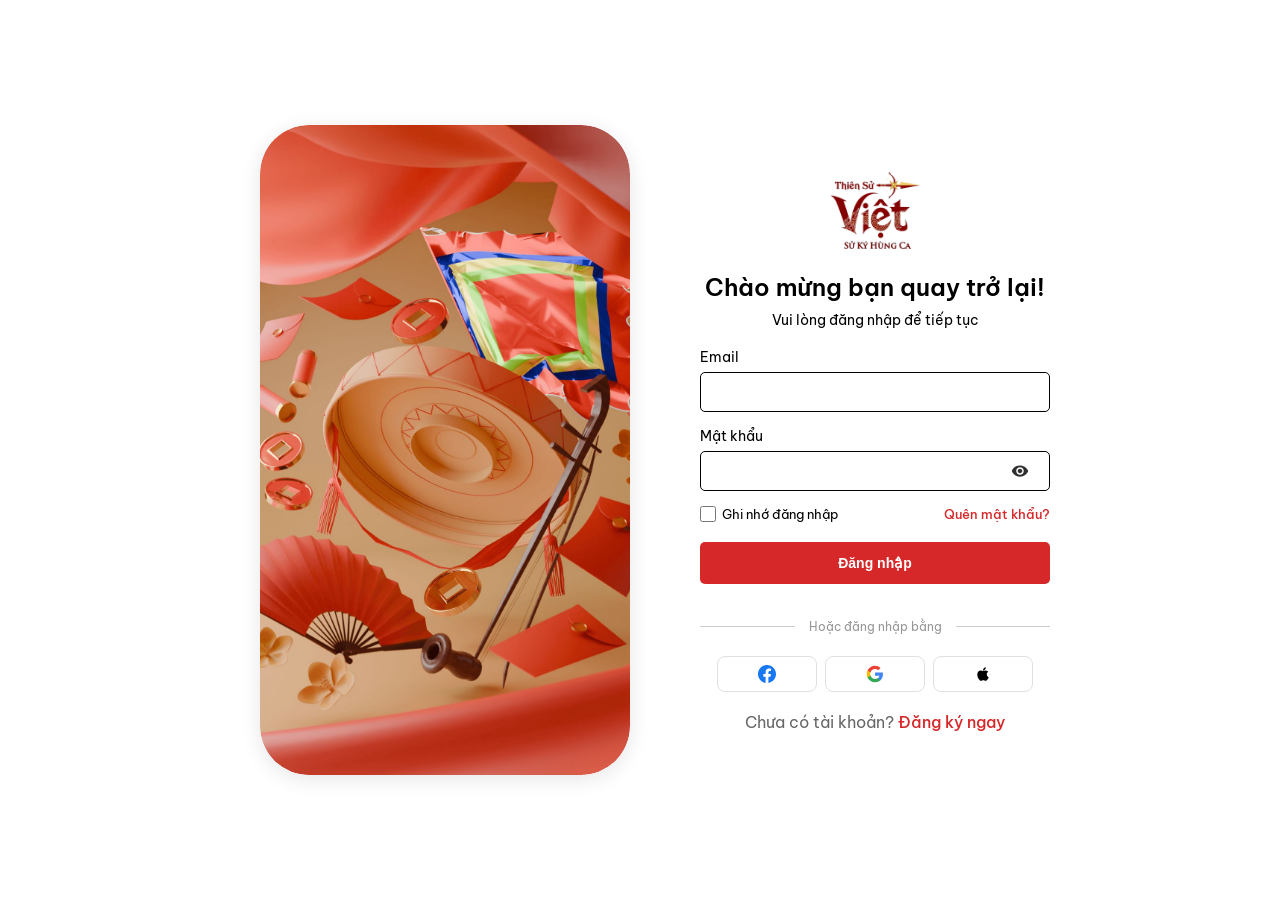
<file: login.html>
<!DOCTYPE html>
<html lang="vi">

<head>
    <meta charset="UTF-8">
    <meta name="viewport" content="width=device-width, initial-scale=1.0, user-scalable=no">
    <title>Đăng nhập - Thiên Sử Việt</title>
    <link href="https://fonts.googleapis.com/css2?family=Be+Vietnam:wght@400;500;600;700&display=swap"
        rel="stylesheet" />
    <link href="css/login-new.css" rel="stylesheet" />
    <link href="css/page-transition.css" rel="stylesheet" />
    <script>
        // Immediate loader hide for back navigation
        if (window.performance && window.performance.navigation.type === 2) {
            // This is back/forward navigation - hide loader immediately
            document.addEventListener('DOMContentLoaded', function() {
                const loader = document.getElementById('pageLoader');
                if (loader) {
                    loader.style.display = 'none';
                }
                const pageContent = document.querySelector('.page-content');
                if (pageContent) {
                    pageContent.style.opacity = '1';
                    pageContent.style.transform = 'translateY(0)';
                }
                document.body.style.opacity = '1';
            });
        }
    </script>
    <style></style>
</head>

<body>
    <!-- Page Loader -->
    <div id="pageLoader" class="page-loader">
        <div class="loader-content">
            <div class="loader-logo">
                <img src="images/avatarNew-cropped.png" alt="Thiên Sử Việt Logo">
            </div>
            <div class="loader-title">Thiên Sử Việt</div>
            <div class="loader-text">Đang tải...</div>
            <div class="loader-progress">
                <div class="progress-bar"></div>
            </div>
            <div class="progress-percentage">0%</div>
        </div>
    </div>

    <!-- Page Content -->
    <div class="page-content">
        <div class="login-container">
            <!-- Left Side - Image -->
            <div class="login-left">
                <div class="login-image">
                    <img src="images/v1_271.png" alt="Thiên Sử Việt Background">
                </div>
            </div>

            <!-- Right Side - Form -->
            <div class="login-right">
                <div class="login-form-container">
                    <!-- Logo -->
                    <div class="login-logo">
                        <img src="images/avatarNew-cropped.png" alt="Thiên Sử Việt Logo" class="logo-image" data-navigate="index"
                            style="cursor: pointer;">
                    </div>

                    <!-- Header -->
                    <div class="login-header">
                        <h1>Chào mừng bạn quay trở lại!</h1>
                        <p>Vui lòng đăng nhập để tiếp tục </p>
                    </div>

                    <!-- Form -->
                    <form class="login-form" id="loginForm" data-navigate-to="avatar-customizer.html">
                        <div class="form-group">
                            <label for="email">Email</label>
                            <input type="email" id="email" name="email" required>
                        </div>

                        <div class="form-group">
                            <label for="password">Mật khẩu</label>
                            <div class="password-input">
                                <input type="password" id="password" name="password" required>
                                <button type="button" class="toggle-password" onclick="togglePassword()">
                                    <svg width="18" height="18" viewBox="0 0 24 24" fill="none">
                                        <path
                                            d="M12 4.5C7 4.5 2.73 7.61 1 12c1.73 4.39 6 7.5 11 7.5s9.27-3.11 11-7.5c-1.73-4.39-6-7.5-11-7.5zM12 17c-2.76 0-5-2.24-5-5s2.24-5 5-5 5 2.24 5 5-2.24 5-5 5zm0-8c-1.66 0-3 1.34-3 3s1.34 3 3 3 3-1.34 3-3-1.34-3-3-3z"
                                            fill="#303030" />
                                    </svg>
                                </button>
                            </div>
                        </div>

                        <div class="form-options">
                            <div class="remember-me">
                                <input type="checkbox" id="remember" name="remember">
                                <label for="remember">Ghi nhớ đăng nhập</label>
                            </div>
                            <a href="forgot-password.html" data-navigate="forgot-password" class="forgot-password">Quên mật khẩu?</a>
                        </div>

                        <button type="submit" class="login-btn">Đăng nhập</button>
                    </form>

                    <!-- Social Login -->
                    <div class="social-login">
                        <div class="divider">
                            <span>Hoặc đăng nhập bằng</span>
                        </div>

                        <div class="social-buttons">
                            <button class="social-btn facebook">
                                <svg width="20" height="20" viewBox="0 0 24 24" fill="none">
                                    <path
                                        d="M24 12.073c0-6.627-5.373-12-12-12s-12 5.373-12 12c0 5.99 4.388 10.954 10.125 11.854v-8.385H7.078v-3.47h3.047V9.43c0-3.007 1.792-4.669 4.533-4.669 1.312 0 2.686.235 2.686.235v2.953H15.83c-1.491 0-1.956.925-1.956 1.874v2.25h3.328l-.532 3.47h-2.796v8.385C19.612 23.027 24 18.062 24 12.073z"
                                        fill="#1877F2" />
                                </svg>
                            </button>

                            <button class="social-btn google">
                                <svg width="20" height="20" viewBox="0 0 24 24" fill="none">
                                    <path
                                        d="M22.56 12.25c0-.78-.07-1.53-.2-2.25H12v4.26h5.92c-.26 1.37-1.04 2.53-2.21 3.31v2.77h3.57c2.08-1.92 3.28-4.74 3.28-8.09z"
                                        fill="#4285F4" />
                                    <path
                                        d="M12 23c2.97 0 5.46-.98 7.28-2.66l-3.57-2.77c-.98.66-2.23 1.06-3.71 1.06-2.86 0-5.29-1.93-6.16-4.53H2.18v2.84C3.99 20.53 7.7 23 12 23z"
                                        fill="#34A853" />
                                    <path
                                        d="M5.84 14.09c-.22-.66-.35-1.36-.35-2.09s.13-1.43.35-2.09V7.07H2.18C1.43 8.55 1 10.22 1 12s.43 3.45 1.18 4.93l2.85-2.22.81-.62z"
                                        fill="#FBBC05" />
                                    <path
                                        d="M12 5.38c1.62 0 3.06.56 4.21 1.64l3.15-3.15C17.45 2.09 14.97 1 12 1 7.7 1 3.99 3.47 2.18 7.07l3.66 2.84c.87-2.6 3.3-4.53 6.16-4.53z"
                                        fill="#EA4335" />
                                </svg>
                            </button>

                            <button class="social-btn apple">
                                <svg width="20" height="20" viewBox="0 0 24 24" fill="none">
                                    <path
                                        d="M17.05 20.28c-.98.95-2.05.8-3.08.35-1.09-.46-2.09-.48-3.24 0-1.44.62-2.2.44-3.06-.35C2.79 15.25 3.51 7.59 9.05 7.31c1.35.07 2.29.74 3.08.8 1.18-.24 2.31-.93 3.57-.84 1.51.12 2.65.72 3.4 1.8-3.12 1.87-2.38 5.98.48 7.13-.57 1.5-1.31 2.99-2.54 4.09l.01-.01zM12.03 7.25c-.15-2.23 1.66-4.07 3.74-4.25.29 2.58-2.34 4.5-3.74 4.25z"
                                        fill="#000" />
                                </svg>
                            </button>
                        </div>
                    </div>
                    <div style="text-align: center; margin-top: 20px;">
                        <span style="color: #666;">Chưa có tài khoản? </span>
                        <a href="register.html" data-navigate="register"
                            style="color: #d62829; text-decoration: none; font-weight: 500;">Đăng ký ngay</a>
                    </div>
                </div>
            </div>
        </div>
    </div>

    <script>
        function togglePassword() {
            const passwordInput = document.getElementById('password');
            const toggleBtn = document.querySelector('.toggle-password');

            if (passwordInput.type === 'password') {
                passwordInput.type = 'text';
                toggleBtn.innerHTML = `
                    <svg width="18" height="18" viewBox="0 0 24 24" fill="none">
                        <path d="M12 7c2.76 0 5 2.24 5 5 0 .65-.13 1.26-.36 1.83l2.92 2.92c1.51-1.26 2.7-4.39 3.43-6.25-1.73-4.39-6-7.5-11-7.5-1.4 0-2.74.25-3.98.7l2.16 2.16C10.74 7.13 11.35 7 12 7zM2 4.27l2.28 2.28.46.46C3.08 8.3 1.78 10.02 1 12c1.73 4.39 6 7.5 11 7.5 1.55 0 3.03-.3 4.38-.84l.42.42L19.73 22 21 20.73 3.27 3 2 4.27zM7.53 9.8l1.55 1.55c-.05.21-.08.43-.08.65 0 1.66 1.34 3 3 3 .22 0 .44-.03.65-.08l1.55 1.55c-.67.33-1.41.53-2.2.53-2.76 0-5-2.24-5-5 0-.79.2-1.53.53-2.2zm4.31-.78l3.15 3.15.02-.16c0-1.66-1.34-3-3-3l-.17.01z" fill="#303030"/>
                    </svg>
                `;
            } else {
                passwordInput.type = 'password';
                toggleBtn.innerHTML = `
                    <svg width="18" height="18" viewBox="0 0 24 24" fill="none">
                        <path d="M12 4.5C7 4.5 2.73 7.61 1 12c1.73 4.39 6 7.5 11 7.5s9.27-3.11 11-7.5c-1.73-4.39-6-7.5-11-7.5zM12 17c-2.76 0-5-2.24-5-5s2.24-5 5-5 5 2.24 5 5-2.24 5-5 5zm0-8c-1.66 0-3 1.34-3 3s1.34 3 3 3 3-1.34 3-3-1.34-3-3-3z" fill="#303030"/>
                    </svg>
                `;
            }
        }
    </script>
    <script src="js/navigation.js"></script>
    <script src="js/page-transition.js"></script>
    <script src="js/simple-navigation.js"></script>
    </div>
</body>

</html>
</file>
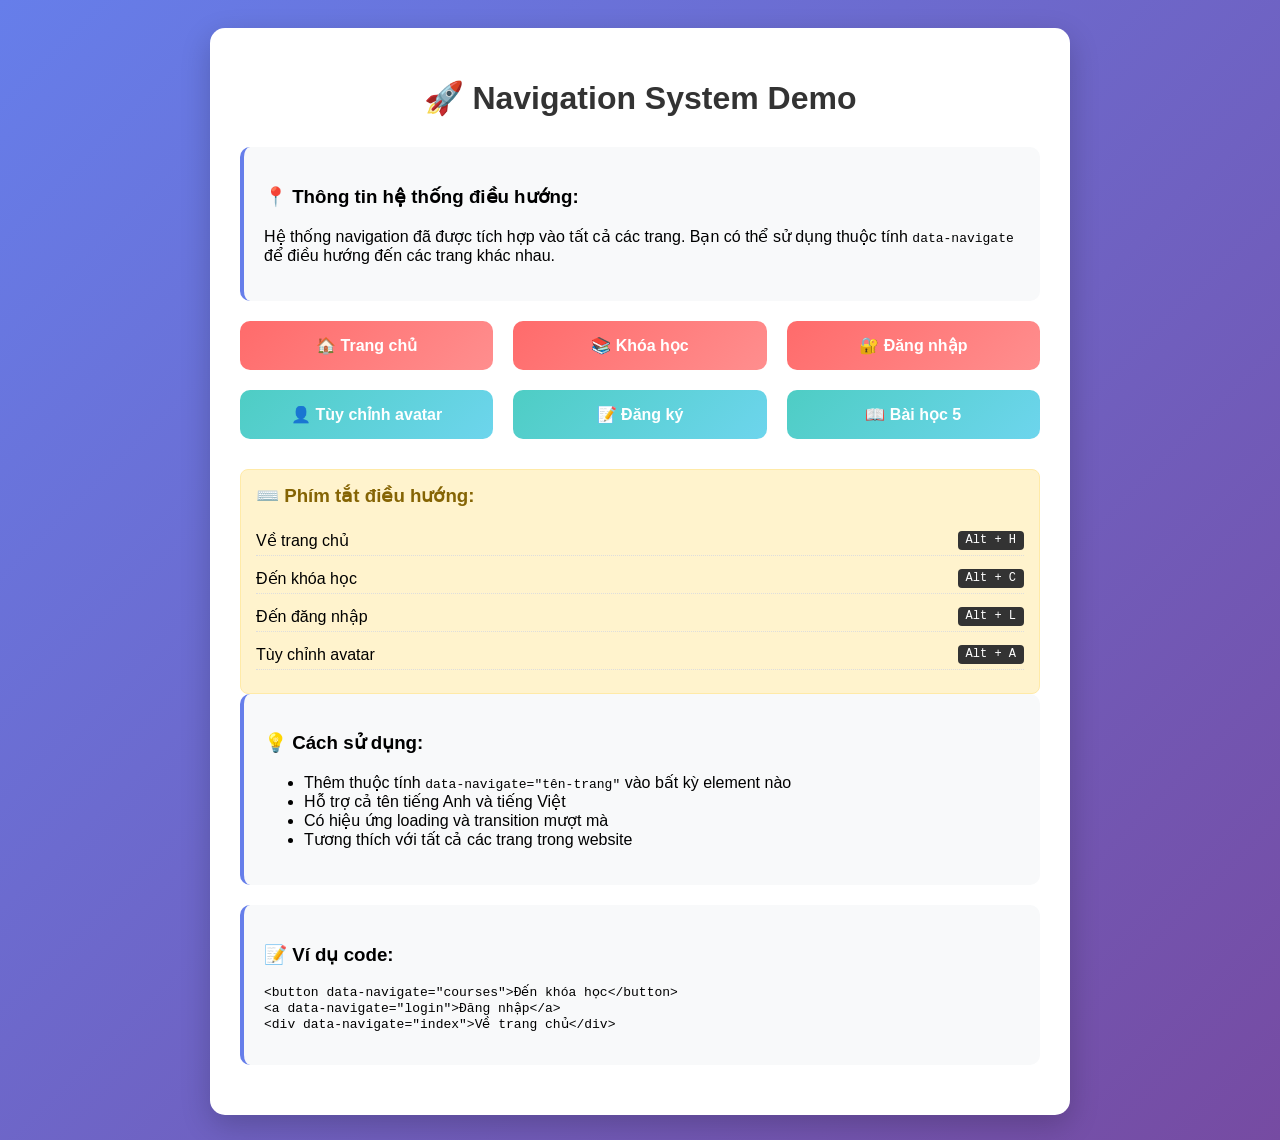
<file: navigation-demo.html>
<!DOCTYPE html>
<html lang="vi">
<head>
    <meta charset="UTF-8">
    <meta name="viewport" content="width=device-width, initial-scale=1.0">
    <title>Navigation System Demo</title>
    <style>
        body {
            font-family: 'Be Vietnam', sans-serif;
            padding: 20px;
            background: linear-gradient(135deg, #667eea 0%, #764ba2 100%);
            min-height: 100vh;
        }
        
        .demo-container {
            max-width: 800px;
            margin: 0 auto;
            background: white;
            padding: 30px;
            border-radius: 15px;
            box-shadow: 0 10px 30px rgba(0,0,0,0.2);
        }
        
        h1 {
            text-align: center;
            color: #333;
            margin-bottom: 30px;
        }
        
        .nav-grid {
            display: grid;
            grid-template-columns: repeat(auto-fit, minmax(200px, 1fr));
            gap: 20px;
            margin-bottom: 30px;
        }
        
        .nav-button {
            padding: 15px 20px;
            background: linear-gradient(135deg, #FF6B6B, #FF8E8E);
            color: white;
            border: none;
            border-radius: 10px;
            cursor: pointer;
            font-size: 16px;
            font-weight: 600;
            transition: all 0.3s ease;
            text-decoration: none;
            display: flex;
            align-items: center;
            justify-content: center;
        }
        
        .nav-button:hover {
            transform: translateY(-2px);
            box-shadow: 0 5px 15px rgba(255, 107, 107, 0.4);
        }
        
        .nav-button.secondary {
            background: linear-gradient(135deg, #4ECDC4, #6DD5ED);
        }
        
        .nav-button.secondary:hover {
            box-shadow: 0 5px 15px rgba(78, 205, 196, 0.4);
        }
        
        .info-box {
            background: #f8f9fa;
            padding: 20px;
            border-radius: 10px;
            border-left: 4px solid #667eea;
            margin-bottom: 20px;
        }
        
        .shortcut-list {
            background: #fff3cd;
            padding: 15px;
            border-radius: 8px;
            border: 1px solid #ffeaa7;
        }
        
        .shortcut-list h3 {
            margin-top: 0;
            color: #856404;
        }
        
        .shortcut-item {
            display: flex;
            justify-content: space-between;
            margin: 8px 0;
            padding: 5px 0;
            border-bottom: 1px dotted #ddd;
        }
        
        .shortcut-key {
            background: #333;
            color: white;
            padding: 2px 8px;
            border-radius: 4px;
            font-family: monospace;
            font-size: 12px;
        }
    </style>
</head>
<body>
    <div class="demo-container">
        <h1>🚀 Navigation System Demo</h1>
        
        <div class="info-box">
            <h3>📍 Thông tin hệ thống điều hướng:</h3>
            <p>Hệ thống navigation đã được tích hợp vào tất cả các trang. Bạn có thể sử dụng thuộc tính <code>data-navigate</code> để điều hướng đến các trang khác nhau.</p>
        </div>
        
        <div class="nav-grid">
            <button class="nav-button" data-navigate="index">🏠 Trang chủ</button>
            <button class="nav-button" data-navigate="courses">📚 Khóa học</button>
            <button class="nav-button" data-navigate="login">🔐 Đăng nhập</button>
            <button class="nav-button secondary" data-navigate="avatar-customizer">👤 Tùy chỉnh avatar</button>
            <button class="nav-button secondary" data-navigate="register">📝 Đăng ký</button>
            <button class="nav-button secondary" data-navigate="course5">📖 Bài học 5</button>
        </div>
        
        <div class="shortcut-list">
            <h3>⌨️ Phím tắt điều hướng:</h3>
            <div class="shortcut-item">
                <span>Về trang chủ</span>
                <span class="shortcut-key">Alt + H</span>
            </div>
            <div class="shortcut-item">
                <span>Đến khóa học</span>
                <span class="shortcut-key">Alt + C</span>
            </div>
            <div class="shortcut-item">
                <span>Đến đăng nhập</span>
                <span class="shortcut-key">Alt + L</span>
            </div>
            <div class="shortcut-item">
                <span>Tùy chỉnh avatar</span>
                <span class="shortcut-key">Alt + A</span>
            </div>
        </div>
        
        <div class="info-box">
            <h3>💡 Cách sử dụng:</h3>
            <ul>
                <li>Thêm thuộc tính <code>data-navigate="tên-trang"</code> vào bất kỳ element nào</li>
                <li>Hỗ trợ cả tên tiếng Anh và tiếng Việt</li>
                <li>Có hiệu ứng loading và transition mượt mà</li>
                <li>Tương thích với tất cả các trang trong website</li>
            </ul>
        </div>
        
        <div class="info-box">
            <h3>📝 Ví dụ code:</h3>
            <pre><code>&lt;button data-navigate="courses"&gt;Đến khóa học&lt;/button&gt;
&lt;a data-navigate="login"&gt;Đăng nhập&lt;/a&gt;
&lt;div data-navigate="index"&gt;Về trang chủ&lt;/div&gt;</code></pre>
        </div>
    </div>

    <script src="js/navigation.js"></script>
    <script>
        // Additional demo functionality
        document.addEventListener('DOMContentLoaded', function() {
            console.log('📱 Navigation Demo loaded!');
            console.log('🎯 Try clicking the buttons above or using keyboard shortcuts!');
        });
    </script>
</body>
</html>
</file>
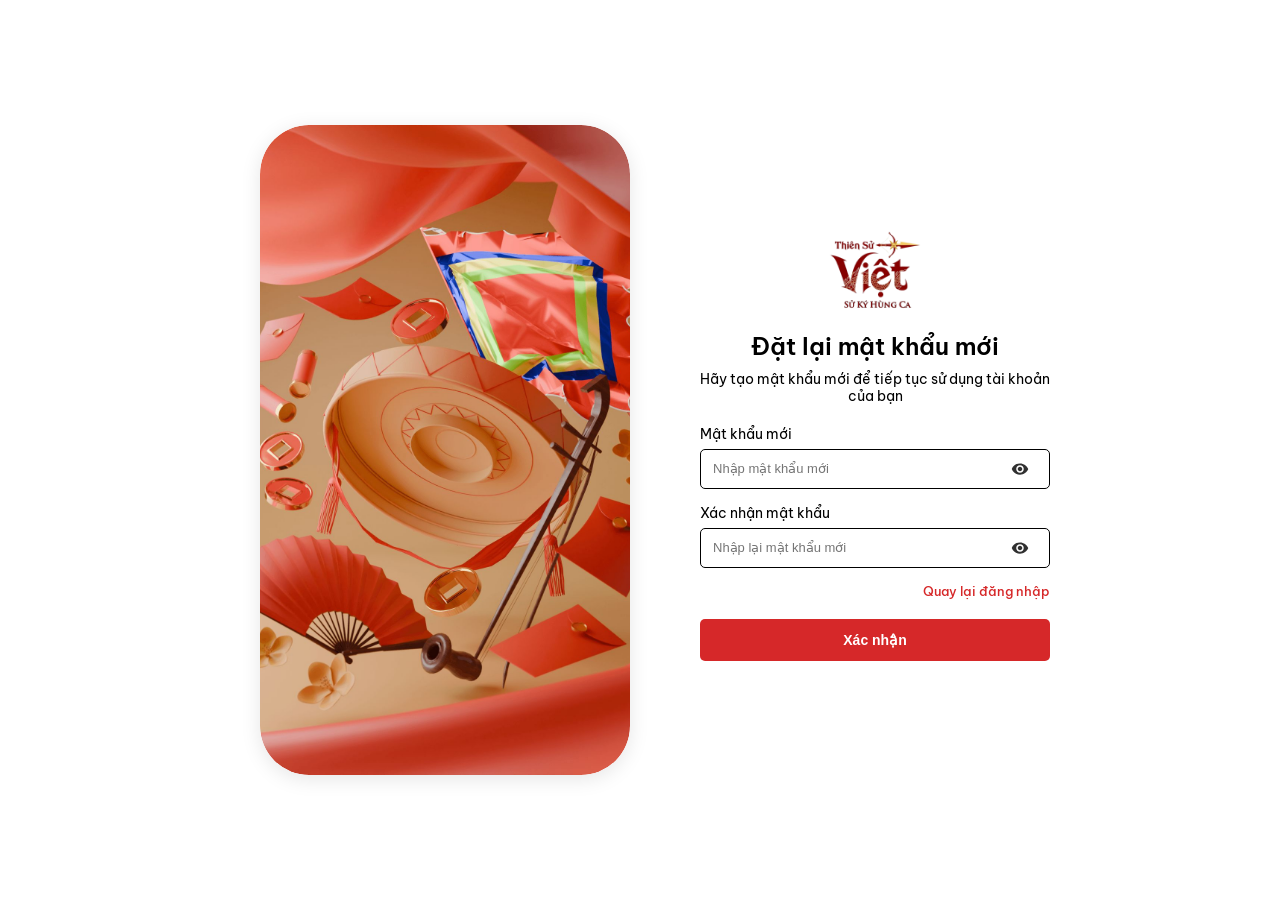
<file: newpassword.html>
<!DOCTYPE html>
<html lang="vi">

<head>
    <meta charset="UTF-8">
    <meta name="viewport" content="width=device-width, initial-scale=1.0, user-scalable=no">
    <title>Đặt mật khẩu mới - Thiên Sử Việt</title>
    <link href="https://fonts.googleapis.com/css2?family=Be+Vietnam:wght@400;500;600;700&display=swap"
        rel="stylesheet" />
    <link href="css/login-new.css" rel="stylesheet" />
    <link href="css/page-transition.css" rel="stylesheet" />
    <script>
        // Immediate loader hide for back navigation
        if (window.performance && window.performance.navigation.type === 2) {
            // This is back/forward navigation - hide loader immediately
            document.addEventListener('DOMContentLoaded', function() {
                const loader = document.getElementById('pageLoader');
                if (loader) {
                    loader.style.display = 'none';
                }
                const pageContent = document.querySelector('.page-content');
                if (pageContent) {
                    pageContent.style.opacity = '1';
                    pageContent.style.transform = 'translateY(0)';
                }
                document.body.style.opacity = '1';
            });
        }
    </script>
    <style></style>
</head>

<body>
    <!-- Page Loader -->
    <div id="pageLoader" class="page-loader">
        <div class="loader-content">
            <div class="loader-logo">
                <img src="images/avatarNew-cropped.png" alt="Thiên Sử Việt Logo">
            </div>
            <div class="loader-title">Thiên Sử Việt</div>
            <div class="loader-text">Đang tải...</div>
            <div class="loader-progress">
                <div class="progress-bar"></div>
            </div>
            <div class="progress-percentage">0%</div>
        </div>
    </div>

    <!-- Page Content -->
    <div class="page-content">
        <div class="login-container">
            <!-- Left Side - Image -->
            <div class="login-left">
                <div class="login-image">
                    <img src="images/v1_271.png" alt="Thiên Sử Việt Background">
                </div>
            </div>

            <!-- Right Side - Form -->
            <div class="login-right">
                <div class="login-form-container">
                    <!-- Logo -->
                    <div class="login-logo">
                        <img src="images/avatarNew-cropped.png" alt="Thiên Sử Việt Logo" class="logo-image" data-navigate="index"
                            style="cursor: pointer;">
                    </div>

                    <!-- Header -->
                    <div class="login-header">
                        <h1>Đặt lại mật khẩu mới</h1>
                        <p>Hãy tạo mật khẩu mới để tiếp tục sử dụng tài khoản của bạn</p>
                    </div>

                    <!-- Form -->
                    <form class="login-form" id="newPasswordForm">
                        <div class="form-group">
                            <label for="newPassword">Mật khẩu mới</label>
                            <div class="password-input">
                                <input type="password" id="newPassword" name="newPassword" required minlength="6" placeholder="Nhập mật khẩu mới">
                                <button type="button" class="toggle-password" onclick="togglePassword('newPassword')">
                                    <svg width="18" height="18" viewBox="0 0 24 24" fill="none">
                                        <path
                                            d="M12 4.5C7 4.5 2.73 7.61 1 12c1.73 4.39 6 7.5 11 7.5s9.27-3.11 11-7.5c-1.73-4.39-6-7.5-11-7.5zM12 17c-2.76 0-5-2.24-5-5s2.24-5 5-5 5 2.24 5 5-2.24 5-5 5zm0-8c-1.66 0-3 1.34-3 3s1.34 3 3 3 3-1.34 3-3-1.34-3-3-3z"
                                            fill="#303030" />
                                    </svg>
                                </button>
                            </div>
                        </div>

                        <div class="form-group">
                            <label for="confirmPassword">Xác nhận mật khẩu</label>
                            <div class="password-input">
                                <input type="password" id="confirmPassword" name="confirmPassword" required minlength="6" placeholder="Nhập lại mật khẩu mới">
                                <button type="button" class="toggle-password" onclick="togglePassword('confirmPassword')">
                                    <svg width="18" height="18" viewBox="0 0 24 24" fill="none">
                                        <path
                                            d="M12 4.5C7 4.5 2.73 7.61 1 12c1.73 4.39 6 7.5 11 7.5s9.27-3.11 11-7.5c-1.73-4.39-6-7.5-11-7.5zM12 17c-2.76 0-5-2.24-5-5s2.24-5 5-5 5 2.24 5 5-2.24 5-5 5zm0-8c-1.66 0-3 1.34-3 3s1.34 3 3 3 3-1.34 3-3-1.34-3-3-3z"
                                            fill="#303030" />
                                    </svg>
                                </button>
                            </div>
                        </div>

                        <!-- Password Match Indicator -->
                        <div id="passwordMatch" style="display: none; margin-top: 10px; padding: 10px; border-radius: 8px; font-size: 14px; font-weight: 500;">
                            <span id="matchText"></span>
                        </div>

                        <div class="form-options">
                            <div style="flex: 1;"></div>
                            <a href="#" data-navigate="login" class="forgot-password">Quay lại đăng nhập</a>
                        </div>

                        <button type="submit" class="login-btn">Xác nhận</button>
                    </form>

                    <!-- Social Login -->
                    <!-- <div class="social-login">
                        <div class="divider">
                            <span>Hoặc đăng nhập bằng</span>
                        </div>

                        <div class="social-buttons">
                            <button class="social-btn facebook">
                                <svg width="20" height="20" viewBox="0 0 24 24" fill="none">
                                    <path
                                        d="M24 12.073c0-6.627-5.373-12-12-12s-12 5.373-12 12c0 5.99 4.388 10.954 10.125 11.854v-8.385H7.078v-3.47h3.047V9.43c0-3.007 1.792-4.669 4.533-4.669 1.312 0 2.686.235 2.686.235v2.953H15.83c-1.491 0-1.956.925-1.956 1.874v2.25h3.328l-.532 3.47h-2.796v8.385C19.612 23.027 24 18.062 24 12.073z"
                                        fill="#1877F2" />
                                </svg>
                            </button>

                            <button class="social-btn google">
                                <svg width="20" height="20" viewBox="0 0 24 24" fill="none">
                                    <path
                                        d="M22.56 12.25c0-.78-.07-1.53-.2-2.25H12v4.26h5.92c-.26 1.37-1.04 2.53-2.21 3.31v2.77h3.57c2.08-1.92 3.28-4.74 3.28-8.09z"
                                        fill="#4285F4" />
                                    <path
                                        d="M12 23c2.97 0 5.46-.98 7.28-2.66l-3.57-2.77c-.98.66-2.23 1.06-3.71 1.06-2.86 0-5.29-1.93-6.16-4.53H2.18v2.84C3.99 20.53 7.7 23 12 23z"
                                        fill="#34A853" />
                                    <path
                                        d="M5.84 14.09c-.22-.66-.35-1.36-.35-2.09s.13-1.43.35-2.09V7.07H2.18C1.43 8.55 1 10.22 1 12s.43 3.45 1.18 4.93l2.85-2.22.81-.62z"
                                        fill="#FBBC05" />
                                    <path
                                        d="M12 5.38c1.62 0 3.06.56 4.21 1.64l3.15-3.15C17.45 2.09 14.97 1 12 1 7.7 1 3.99 3.47 2.18 7.07l3.66 2.84c.87-2.6 3.3-4.53 6.16-4.53z"
                                        fill="#EA4335" />
                                </svg>
                            </button>

                            <button class="social-btn apple">
                                <svg width="20" height="20" viewBox="0 0 24 24" fill="none">
                                    <path
                                        d="M17.05 20.28c-.98.95-2.05.8-3.08.35-1.09-.46-2.09-.48-3.24 0-1.44.62-2.2.44-3.06-.35C2.79 15.25 3.51 7.59 9.05 7.31c1.35.07 2.29.74 3.08.8 1.18-.24 2.31-.93 3.57-.84 1.51.12 2.65.72 3.4 1.8-3.12 1.87-2.38 5.98.48 7.13-.57 1.5-1.31 2.99-2.54 4.09l.01-.01zM12.03 7.25c-.15-2.23 1.66-4.07 3.74-4.25.29 2.58-2.34 4.5-3.74 4.25z"
                                        fill="#000" />
                                </svg>
                            </button>
                        </div>
                    </div>
                    <div style="text-align: center; margin-top: 20px;">
                        <span style="color: #666;">Chưa có tài khoản? </span>
                        <a href="register.html" data-navigate="register"
                            style="color: #d62829; text-decoration: none; font-weight: 500;">Đăng ký ngay</a>
                    </div> -->
                </div>
            </div>
        </div>
    </div>

    <script>
        function togglePassword(inputId) {
            const passwordInput = document.getElementById(inputId);
            const toggleBtn = passwordInput.parentElement.querySelector('.toggle-password');

            if (passwordInput.type === 'password') {
                passwordInput.type = 'text';
                toggleBtn.innerHTML = `
                    <svg width="18" height="18" viewBox="0 0 24 24" fill="none">
                        <path d="M12 7c2.76 0 5 2.24 5 5 0 .65-.13 1.26-.36 1.83l2.92 2.92c1.51-1.26 2.7-4.39 3.43-6.25-1.73-4.39-6-7.5-11-7.5-1.4 0-2.74.25-3.98.7l2.16 2.16C10.74 7.13 11.35 7 12 7zM2 4.27l2.28 2.28.46.46C3.08 8.3 1.78 10.02 1 12c1.73 4.39 6 7.5 11 7.5 1.55 0 3.03-.3 4.38-.84l.42.42L19.73 22 21 20.73 3.27 3 2 4.27zM7.53 9.8l1.55 1.55c-.05.21-.08.43-.08.65 0 1.66 1.34 3 3 3 .22 0 .44-.03.65-.08l1.55 1.55c-.67.33-1.41.53-2.2.53-2.76 0-5-2.24-5-5 0-.79.2-1.53.53-2.2zm4.31-.78l3.15 3.15.02-.16c0-1.66-1.34-3-3-3l-.17.01z" fill="#303030"/>
                    </svg>
                `;
            } else {
                passwordInput.type = 'password';
                toggleBtn.innerHTML = `
                    <svg width="18" height="18" viewBox="0 0 24 24" fill="none">
                        <path d="M12 4.5C7 4.5 2.73 7.61 1 12c1.73 4.39 6 7.5 11 7.5s9.27-3.11 11-7.5c-1.73-4.39-6-7.5-11-7.5zM12 17c-2.76 0-5-2.24-5-5s2.24-5 5-5 5 2.24 5 5-2.24 5-5 5zm0-8c-1.66 0-3 1.34-3 3s1.34 3 3 3 3-1.34 3-3-1.34-3-3-3z" fill="#303030"/>
                    </svg>
                `;
            }
        }

        // Password validation
        document.addEventListener('DOMContentLoaded', function() {
            const newPasswordInput = document.getElementById('newPassword');
            const confirmPasswordInput = document.getElementById('confirmPassword');
            const passwordMatch = document.getElementById('passwordMatch');
            const matchText = document.getElementById('matchText');
            const form = document.getElementById('newPasswordForm');

            function checkPasswordMatch() {
                const newPassword = newPasswordInput.value;
                const confirmPassword = confirmPasswordInput.value;
                
                if (confirmPassword === '') {
                    passwordMatch.style.display = 'none';
                    return;
                }
                
                passwordMatch.style.display = 'block';
                
                if (newPassword === confirmPassword) {
                    passwordMatch.style.backgroundColor = '#d4edda';
                    passwordMatch.style.color = '#155724';
                    passwordMatch.style.border = '1px solid #c3e6cb';
                    matchText.textContent = '✓ Mật khẩu khớp';
                } else {
                    passwordMatch.style.backgroundColor = '#f8d7da';
                    passwordMatch.style.color = '#721c24';
                    passwordMatch.style.border = '1px solid #f5c6cb';
                    matchText.textContent = '✗ Mật khẩu không khớp';
                }
            }

            confirmPasswordInput.addEventListener('input', checkPasswordMatch);
            newPasswordInput.addEventListener('input', checkPasswordMatch);

            // Form submission
            form.addEventListener('submit', function(e) {
                e.preventDefault();
                
                const newPassword = newPasswordInput.value;
                const confirmPassword = confirmPasswordInput.value;
                const submitBtn = this.querySelector('.login-btn');
                
                if (newPassword.length < 6) {
                    showMessage('Mật khẩu phải có ít nhất 6 ký tự!', 'error');
                    return;
                }
                
                if (newPassword !== confirmPassword) {
                    showMessage('Mật khẩu xác nhận không khớp!', 'error');
                    return;
                }
                
                // Loading state
                submitBtn.classList.add('btn-loading');
                submitBtn.innerHTML = '<span>Đang xử lý...</span>';
                
                // Simulate API call
                setTimeout(() => {
                    showMessage('Đặt lại mật khẩu thành công!', 'success');
                    
                    // Reset button state
                    submitBtn.classList.remove('btn-loading');
                    submitBtn.innerHTML = 'Đặt lại mật khẩu';
                    
                    // Show countdown message with updating number
                    setTimeout(() => {
                        let countdown = 3;
                        const countdownMessage = showMessage(`Sẽ quay về trang đăng nhập trong ${countdown} giây...`, 'info', true); // true = persistent
                        
                        const countdownInterval = setInterval(() => {
                            countdown--;
                            
                            if (countdown > 0) {
                                // Update the same message content
                                countdownMessage.textContent = `Sẽ quay về trang đăng nhập trong ${countdown} giây...`;
                            } else {
                                clearInterval(countdownInterval);
                                // Remove countdown message and redirect
                                if (document.body.contains(countdownMessage)) {
                                    countdownMessage.style.transform = 'translateX(100%)';
                                    setTimeout(() => {
                                        if (document.body.contains(countdownMessage)) {
                                            document.body.removeChild(countdownMessage);
                                        }
                                    }, 300);
                                }
                                window.location.href = 'login.html';
                            }
                        }, 1000);
                    }, 2500); // Wait for success message to finish (2s + buffer)
                }, 2000);
            });

            // Show message function with queue system
            function showMessage(message, type, persistent = false) {
                // Create message element
                const messageEl = document.createElement('div');
                messageEl.className = `message ${type}`;
                messageEl.textContent = message;
                
                // Define colors based on type
                let backgroundColor, borderColor;
                switch(type) {
                    case 'success':
                        backgroundColor = '#28a745'; // Bootstrap success green
                        borderColor = '#1e7e34';
                        break;
                    case 'error':
                        backgroundColor = '#dc3545'; // Bootstrap danger red
                        borderColor = '#bd2130';
                        break;
                    case 'info':
                        backgroundColor = '#17a2b8'; // Bootstrap info blue
                        borderColor = '#117a8b';
                        break;
                    default:
                        backgroundColor = '#6c757d'; // Bootstrap secondary gray
                        borderColor = '#545b62';
                }
                
                messageEl.style.cssText = `
                    position: fixed;
                    top: 20px;
                    right: 20px;
                    background: ${backgroundColor};
                    color: white;
                    padding: 15px 20px;
                    border-radius: 8px;
                    border-left: 4px solid ${borderColor};
                    font-weight: 500;
                    z-index: 10000;
                    transform: translateX(100%);
                    transition: transform 0.3s ease;
                    box-shadow: 0 4px 12px rgba(0, 0, 0, 0.15);
                    max-width: 300px;
                    word-wrap: break-word;
                `;
                
                // Check if there are existing messages and stack them
                const existingMessages = document.querySelectorAll('.message');
                if (existingMessages.length > 0) {
                    // Stack new message below existing ones
                    const topOffset = 20 + (existingMessages.length * 80); // 80px spacing between messages
                    messageEl.style.top = topOffset + 'px';
                }
                
                document.body.appendChild(messageEl);
                
                // Animate in
                setTimeout(() => {
                    messageEl.style.transform = 'translateX(0)';
                }, 100);
                
                // Remove after 2 seconds (only if not persistent)
                if (!persistent) {
                    setTimeout(() => {
                        messageEl.style.transform = 'translateX(100%)';
                        setTimeout(() => {
                            if (document.body.contains(messageEl)) {
                                document.body.removeChild(messageEl);
                                // Reposition remaining messages
                                repositionMessages();
                            }
                        }, 300);
                    }, 2000);
                }
                
                // Return the message element for updating content
                return messageEl;
            }
            
            // Function to reposition messages after one is removed
            function repositionMessages() {
                const messages = document.querySelectorAll('.message');
                messages.forEach((msg, index) => {
                    const topOffset = 20 + (index * 80);
                    msg.style.top = topOffset + 'px';
                });
            }

            // Make showMessage global
            window.showMessage = showMessage;
        });
    </script>
    <script src="js/page-transition.js"></script>
    <script src="js/simple-navigation.js"></script>
    </div>
</body>

</html>
</file>
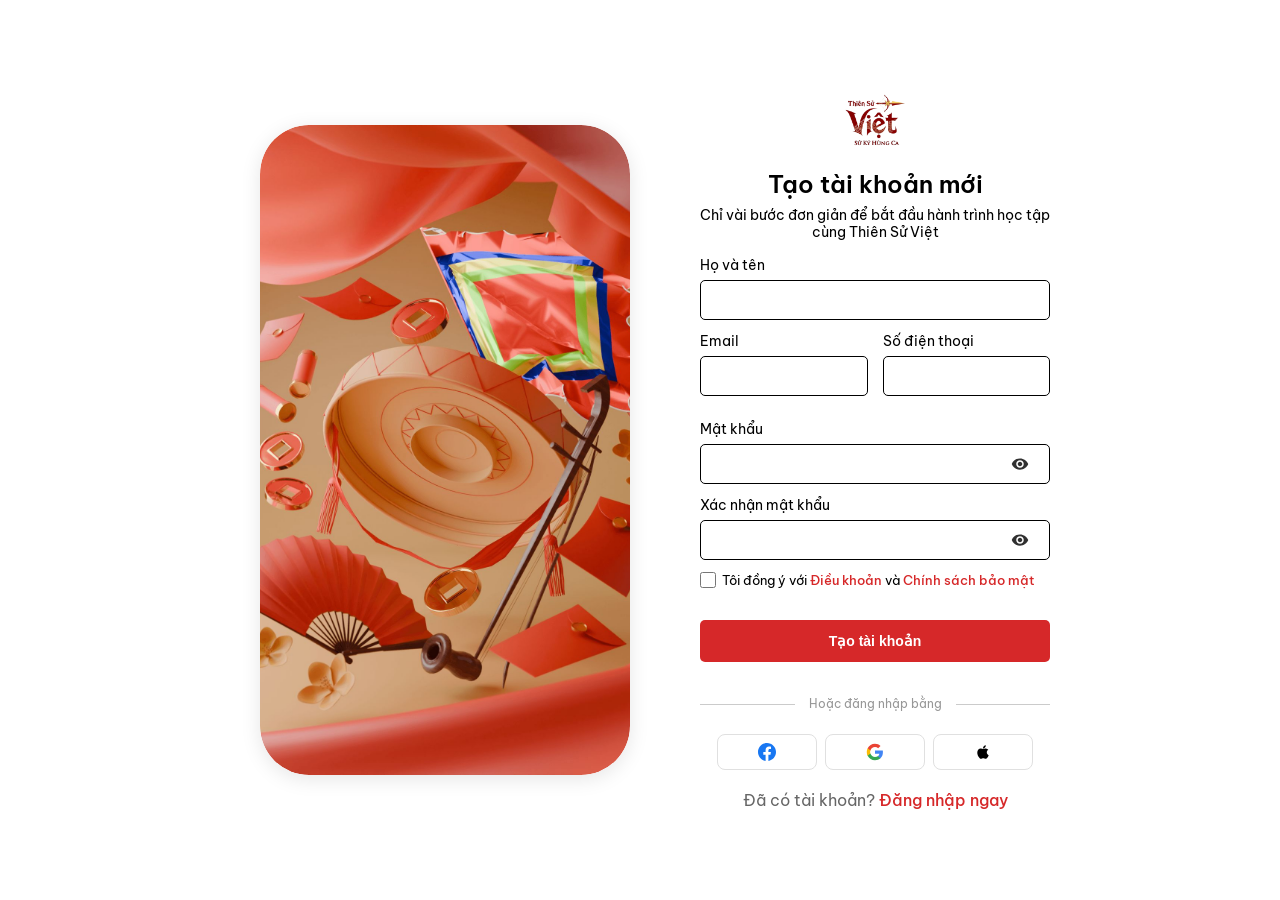
<file: register.html>
<!DOCTYPE html>
<html lang="vi">

<head>
    <meta charset="UTF-8">
    <meta name="viewport" content="width=device-width, initial-scale=1.0, user-scalable=no">
    <title>Đăng ký - Thiên Sử Việt</title>
    <link href="https://fonts.googleapis.com/css2?family=Be+Vietnam:wght@400;500;600;700&display=swap" rel="stylesheet" />
    <link href="css/login-new.css" rel="stylesheet" />
    <link href="css/page-transition.css" rel="stylesheet" />
    <script>
        // Immediate loader hide for back navigation
        if (window.performance && window.performance.navigation.type === 2) {
            // This is back/forward navigation - hide loader immediately
            document.addEventListener('DOMContentLoaded', function() {
                const loader = document.getElementById('pageLoader');
                if (loader) {
                    loader.style.display = 'none';
                }
                const pageContent = document.querySelector('.page-content');
                if (pageContent) {
                    pageContent.style.opacity = '1';
                    pageContent.style.transform = 'translateY(0)';
                }
                document.body.style.opacity = '1';
            });
        }
    </script>
</head>

<body class="register-page">
    <!-- Page Loader -->
    <div id="pageLoader" class="page-loader">
        <div class="loader-content">
            <div class="loader-logo">
                <img src="images/avatarNew-cropped.png" alt="Thiên Sử Việt Logo">
            </div>
            <div class="loader-title">Thiên Sử Việt</div>
            <div class="loader-text">Đang tải...</div>
            <div class="loader-progress">
                <div class="progress-bar"></div>
            </div>
            <div class="progress-percentage">0%</div>
        </div>
    </div>

    <!-- Page Content -->
    <div class="page-content">
        <div class="login-container">
            <!-- Left Side - Image -->
            <div class="login-left">
                <div class="login-image">
                    <img src="images/v1_271.png" alt="Thiên Sử Việt Background">
                </div>
            </div>

            <!-- Right Side - Form -->
            <div class="login-right">
                <div class="login-form-container">
                    <!-- Logo -->
                    <div class="login-logo">
                        <img src="images/avatarNew-cropped.png" alt="Thiên Sử Việt Logo" class="logo-image" data-navigate="index" style="cursor: pointer;">
                    </div>

                    <!-- Header -->
                    <div class="login-header">
                        <h1>Tạo tài khoản mới</h1>
                        <p>Chỉ vài bước đơn giản để bắt đầu hành trình học tập cùng Thiên Sử Việt</p>
                    </div>

                    <!-- Form -->
                    <form class="login-form" id="registerForm">
                        <div class="form-group">
                            <label for="fullName">Họ và tên</label>
                            <input type="text" id="fullName" name="fullName" required>
                        </div>

                        <div class="form-row">
                            <div class="form-group">
                                <label for="email">Email</label>
                                <input type="email" id="email" name="email" required>
                            </div>

                            <div class="form-group">
                                <label for="phone">Số điện thoại</label>
                                <input type="tel" id="phone" name="phone" required>
                            </div>
                        </div>

                        <div class="form-group">
                            <label for="password">Mật khẩu</label>
                            <div class="password-input">
                                <input type="password" id="password" name="password" required>
                                <button type="button" class="toggle-password" onclick="togglePassword('password')">
                                    <svg width="18" height="18" viewBox="0 0 24 24" fill="none">
                                        <path d="M12 4.5C7 4.5 2.73 7.61 1 12c1.73 4.39 6 7.5 11 7.5s9.27-3.11 11-7.5c-1.73-4.39-6-7.5-11-7.5zM12 17c-2.76 0-5-2.24-5-5s2.24-5 5-5 5 2.24 5 5-2.24 5-5 5zm0-8c-1.66 0-3 1.34-3 3s1.34 3 3 3 3-1.34 3-3-1.34-3-3-3z" fill="#303030"/>
                                    </svg>
                                </button>
                            </div>
                        </div>

                        <div class="form-group">
                            <label for="confirmPassword">Xác nhận mật khẩu</label>
                            <div class="password-input">
                                <input type="password" id="confirmPassword" name="confirmPassword" required>
                                <button type="button" class="toggle-password" onclick="togglePassword('confirmPassword')">
                                    <svg width="18" height="18" viewBox="0 0 24 24" fill="none">
                                        <path d="M12 4.5C7 4.5 2.73 7.61 1 12c1.73 4.39 6 7.5 11 7.5s9.27-3.11 11-7.5c-1.73-4.39-6-7.5-11-7.5zM12 17c-2.76 0-5-2.24-5-5s2.24-5 5-5 5 2.24 5 5-2.24 5-5 5zm0-8c-1.66 0-3 1.34-3 3s1.34 3 3 3 3-1.34 3-3-1.34-3-3-3z" fill="#303030"/>
                                    </svg>
                                </button>
                            </div>
                        </div>

                        <div class="form-options">
                            <div class="remember-me">
                                <input type="checkbox" id="terms" name="terms" required>
                                <label for="terms">
                                    Tôi đồng ý với 
                                    <a href="#" class="forgot-password">Điều khoản</a> 
                                    và 
                                    <a href="#" class="forgot-password">Chính sách bảo mật</a>
                                </label>
                            </div>
                        </div>

                        <button type="submit" class="login-btn">Tạo tài khoản</button>
                    </form>

                    <!-- Social Login -->
                    <div class="social-login">
                        <div class="divider">
                            <span>Hoặc đăng nhập bằng</span>
                        </div>
                        
                        <div class="social-buttons">
                            <button class="social-btn facebook">
                                <svg width="20" height="20" viewBox="0 0 24 24" fill="none">
                                    <path d="M24 12.073c0-6.627-5.373-12-12-12s-12 5.373-12 12c0 5.99 4.388 10.954 10.125 11.854v-8.385H7.078v-3.47h3.047V9.43c0-3.007 1.792-4.669 4.533-4.669 1.312 0 2.686.235 2.686.235v2.953H15.83c-1.491 0-1.956.925-1.956 1.874v2.25h3.328l-.532 3.47h-2.796v8.385C19.612 23.027 24 18.062 24 12.073z" fill="#1877F2"/>
                                </svg>
                            </button>
                            
                            <button class="social-btn google">
                                <svg width="20" height="20" viewBox="0 0 24 24" fill="none">
                                    <path d="M22.56 12.25c0-.78-.07-1.53-.2-2.25H12v4.26h5.92c-.26 1.37-1.04 2.53-2.21 3.31v2.77h3.57c2.08-1.92 3.28-4.74 3.28-8.09z" fill="#4285F4"/>
                                    <path d="M12 23c2.97 0 5.46-.98 7.28-2.66l-3.57-2.77c-.98.66-2.23 1.06-3.71 1.06-2.86 0-5.29-1.93-6.16-4.53H2.18v2.84C3.99 20.53 7.7 23 12 23z" fill="#34A853"/>
                                    <path d="M5.84 14.09c-.22-.66-.35-1.36-.35-2.09s.13-1.43.35-2.09V7.07H2.18C1.43 8.55 1 10.22 1 12s.43 3.45 1.18 4.93l2.85-2.22.81-.62z" fill="#FBBC05"/>
                                    <path d="M12 5.38c1.62 0 3.06.56 4.21 1.64l3.15-3.15C17.45 2.09 14.97 1 12 1 7.7 1 3.99 3.47 2.18 7.07l3.66 2.84c.87-2.6 3.3-4.53 6.16-4.53z" fill="#EA4335"/>
                                </svg>
                            </button>
                            
                            <button class="social-btn apple">
                                <svg width="20" height="20" viewBox="0 0 24 24" fill="none">
                                    <path d="M17.05 20.28c-.98.95-2.05.8-3.08.35-1.09-.46-2.09-.48-3.24 0-1.44.62-2.2.44-3.06-.35C2.79 15.25 3.51 7.59 9.05 7.31c1.35.07 2.29.74 3.08.8 1.18-.24 2.31-.93 3.57-.84 1.51.12 2.65.72 3.4 1.8-3.12 1.87-2.38 5.98.48 7.13-.57 1.5-1.31 2.99-2.54 4.09l.01-.01zM12.03 7.25c-.15-2.23 1.66-4.07 3.74-4.25.29 2.58-2.34 4.5-3.74 4.25z" fill="#000"/>
                                </svg>
                            </button>
                        </div>
                        
                        <div style="text-align: center; margin-top: 20px;">
                            <span style="color: #666;">Đã có tài khoản? </span>
                            <a href="login.html" data-navigate="login" style="color: #d62829; text-decoration: none; font-weight: 500;">Đăng nhập ngay</a>
                        </div>
                    </div>
                </div>
            </div>
        </div>
    </div>

    <script>
        function togglePassword(inputId) {
            const passwordInput = document.getElementById(inputId);
            const toggleBtn = passwordInput.parentElement.querySelector('.toggle-password');
            
            if (passwordInput.type === 'password') {
                passwordInput.type = 'text';
                toggleBtn.innerHTML = `
                    <svg width="18" height="18" viewBox="0 0 24 24" fill="none">
                        <path d="M12 7c2.76 0 5 2.24 5 5 0 .65-.13 1.26-.36 1.83l2.92 2.92c1.51-1.26 2.7-4.39 3.43-6.25-1.73-4.39-6-7.5-11-7.5-1.4 0-2.74.25-3.98.7l2.16 2.16C10.74 7.13 11.35 7 12 7zM2 4.27l2.28 2.28.46.46C3.08 8.3 1.78 10.02 1 12c1.73 4.39 6 7.5 11 7.5 1.55 0 3.03-.3 4.38-.84l.42.42L19.73 22 21 20.73 3.27 3 2 4.27zM7.53 9.8l1.55 1.55c-.05.21-.08.43-.08.65 0 1.66 1.34 3 3 3 .22 0 .44-.03.65-.08l1.55 1.55c-.67.33-1.41.53-2.2.53-2.76 0-5-2.24-5-5 0-.79.2-1.53.53-2.2zm4.31-.78l3.15 3.15.02-.16c0-1.66-1.34-3-3-3l-.17.01z" fill="#303030"/>
                    </svg>
                `;
            } else {
                passwordInput.type = 'password';
                toggleBtn.innerHTML = `
                    <svg width="18" height="18" viewBox="0 0 24 24" fill="none">
                        <path d="M12 4.5C7 4.5 2.73 7.61 1 12c1.73 4.39 6 7.5 11 7.5s9.27-3.11 11-7.5c-1.73-4.39-6-7.5-11-7.5zM12 17c-2.76 0-5-2.24-5-5s2.24-5 5-5 5 2.24 5 5-2.24 5-5 5zm0-8c-1.66 0-3 1.34-3 3s1.34 3 3 3 3-1.34 3-3-1.34-3-3-3z" fill="#303030"/>
                    </svg>
                `;
            }
        }

        // Form validation and submission
        document.addEventListener('DOMContentLoaded', function() {
            const form = document.getElementById('registerForm');
            
            form.addEventListener('submit', function(e) {
                e.preventDefault();
                e.stopPropagation(); // Prevent any event bubbling
                
                const password = document.getElementById('password').value;
                const confirmPassword = document.getElementById('confirmPassword').value;
                const terms = document.getElementById('terms').checked;
                const submitBtn = this.querySelector('button[type="submit"]');
                
                // Validate passwords match
                if (password !== confirmPassword) {
                    showMessage('Mật khẩu và xác nhận mật khẩu không khớp!', 'error');
                    return;
                }
                
                // Validate password strength
                if (password.length < 6) {
                    showMessage('Mật khẩu phải có ít nhất 6 ký tự!', 'error');
                    return;
                }
                
                // Validate terms acceptance
                if (!terms) {
                    showMessage('Bạn cần đồng ý với điều khoản và chính sách bảo mật!', 'error');
                    return;
                }
                
                // Loading state
                submitBtn.classList.add('btn-loading');
                submitBtn.innerHTML = '<span>Đang đăng ký...</span>';
                submitBtn.disabled = true; // Disable button to prevent multiple clicks
                
                // Simulate API call
                setTimeout(() => {
                    showMessage('Đăng ký thành công!', 'success');
                    
                    // Reset button state
                    submitBtn.classList.remove('btn-loading');
                    submitBtn.innerHTML = 'Tạo tài khoản ík';
                    submitBtn.disabled = false;
                    
                    // Show email verification message with countdown
                    setTimeout(() => {
                        let countdown = 5;
                        const countdownMessage = showMessage(`Vui lòng kiểm tra email để xác thực tài khoản. Sẽ quay về trang đăng nhập trong ${countdown} giây...`, 'info', true); // true = persistent
                        
                        const countdownInterval = setInterval(() => {
                            countdown--;
                            
                            if (countdown > 0) {
                                // Update the same message content
                                countdownMessage.textContent = `Vui lòng kiểm tra email để xác thực tài khoản. Sẽ quay về trang đăng nhập trong ${countdown} giây...`;
                            } else {
                                clearInterval(countdownInterval);
                                // Remove countdown message and redirect
                                if (document.body.contains(countdownMessage)) {
                                    countdownMessage.style.transform = 'translateX(100%)';
                                    setTimeout(() => {
                                        if (document.body.contains(countdownMessage)) {
                                            document.body.removeChild(countdownMessage);
                                        }
                                    }, 300);
                                }
                                window.location.href = 'login.html';
                            }
                        }, 1000);
                    }, 2500); // Wait for success message to finish (2s + buffer)
                }, 2000);
            });

            // Show message function with queue system
            function showMessage(message, type, persistent = false) {
                // Create message element
                const messageEl = document.createElement('div');
                messageEl.className = `message ${type}`;
                messageEl.textContent = message;
                
                // Define colors based on type
                let backgroundColor, borderColor;
                switch(type) {
                    case 'success':
                        backgroundColor = '#28a745'; // Bootstrap success green
                        borderColor = '#1e7e34';
                        break;
                    case 'error':
                        backgroundColor = '#dc3545'; // Bootstrap danger red
                        borderColor = '#bd2130';
                        break;
                    case 'info':
                        backgroundColor = '#17a2b8'; // Bootstrap info blue
                        borderColor = '#117a8b';
                        break;
                    default:
                        backgroundColor = '#6c757d'; // Bootstrap secondary gray
                        borderColor = '#545b62';
                }
                
                messageEl.style.cssText = `
                    position: fixed;
                    top: 20px;
                    right: 20px;
                    background: ${backgroundColor};
                    color: white;
                    padding: 15px 20px;
                    border-radius: 8px;
                    border-left: 4px solid ${borderColor};
                    font-weight: 500;
                    z-index: 10000;
                    transform: translateX(100%);
                    transition: transform 0.3s ease;
                    box-shadow: 0 4px 12px rgba(0, 0, 0, 0.15);
                    max-width: 300px;
                    word-wrap: break-word;
                `;
                
                // Check if there are existing messages and stack them
                const existingMessages = document.querySelectorAll('.message');
                if (existingMessages.length > 0) {
                    // Stack new message below existing ones
                    const topOffset = 20 + (existingMessages.length * 80); // 80px spacing between messages
                    messageEl.style.top = topOffset + 'px';
                }
                
                document.body.appendChild(messageEl);
                
                // Animate in
                setTimeout(() => {
                    messageEl.style.transform = 'translateX(0)';
                }, 100);
                
                // Remove after 2 seconds (only if not persistent)
                if (!persistent) {
                    setTimeout(() => {
                        messageEl.style.transform = 'translateX(100%)';
                        setTimeout(() => {
                            if (document.body.contains(messageEl)) {
                                document.body.removeChild(messageEl);
                                // Reposition remaining messages
                                repositionMessages();
                            }
                        }, 300);
                    }, 2000);
                }
                
                // Return the message element for updating content
                return messageEl;
            }
            
            // Function to reposition messages after one is removed
            function repositionMessages() {
                const messages = document.querySelectorAll('.message');
                messages.forEach((msg, index) => {
                    const topOffset = 20 + (index * 80);
                    msg.style.top = topOffset + 'px';
                });
            }
        });
    </script>
    <script src="js/page-transition.js"></script>
    <script src="js/simple-navigation.js"></script>
</body>

</html>
</file>
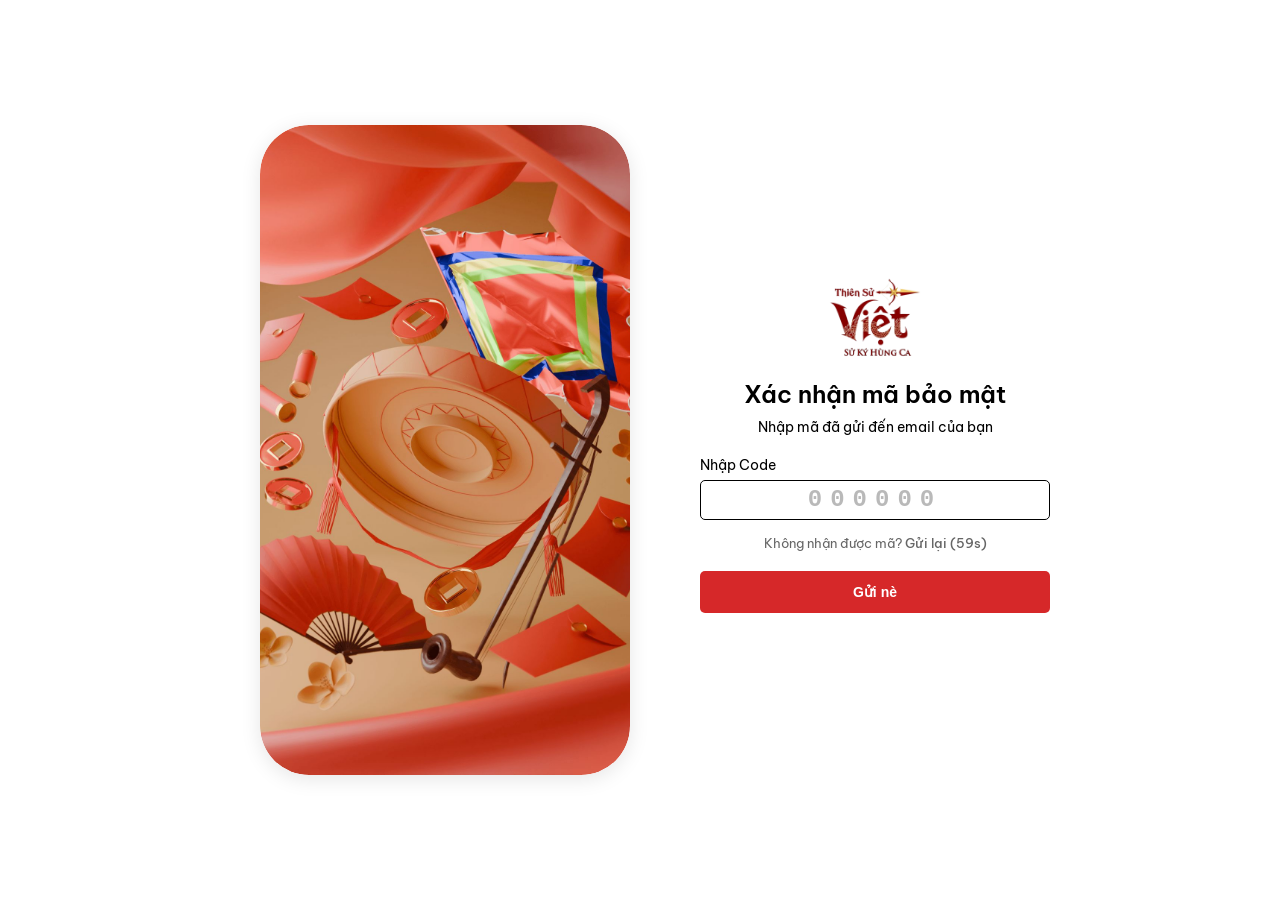
<file: verify-code.html>
<!DOCTYPE html>
<html lang="vi">

<head>
    <meta charset="UTF-8">
    <meta name="viewport" content="width=device-width, initial-scale=1.0, user-scalable=no">
    <title>Nhập mã xác thực - Thiên Sử Việt</title>
    <link href="https://fonts.googleapis.com/css2?family=Be+Vietnam:wght@400;500;600;700&display=swap"
        rel="stylesheet" />
    <link href="css/login-new.css" rel="stylesheet" />
    <link href="css/page-transition.css" rel="stylesheet" />
    <script>
        // Immediate loader hide for back navigation
        if (window.performance && window.performance.navigation.type === 2) {
            // This is back/forward navigation - hide loader immediately
            document.addEventListener('DOMContentLoaded', function() {
                const loader = document.getElementById('pageLoader');
                if (loader) {
                    loader.style.display = 'none';
                }
                const pageContent = document.querySelector('.page-content');
                if (pageContent) {
                    pageContent.style.opacity = '1';
                    pageContent.style.transform = 'translateY(0)';
                }
                document.body.style.opacity = '1';
            });
        }
    </script>
</head>

<body>
    <!-- Page Loader -->
    <div id="pageLoader" class="page-loader">
        <div class="loader-content">
            <div class="loader-logo">
                <img src="images/avatarNew-cropped.png" alt="Thiên Sử Việt Logo">
            </div>
            <div class="loader-title">Thiên Sử Việt</div>
            <div class="loader-text">Đang tải...</div>
            <div class="loader-progress">
                <div class="progress-bar"></div>
            </div>
            <div class="progress-percentage">0%</div>
        </div>
    </div>

    <!-- Page Content -->
    <div class="page-content">
        <div class="login-container">
            <!-- Left Side - Image -->
            <div class="login-left">
                <div class="login-image">
                    <img src="images/v1_271.png" alt="Thiên Sử Việt Background">
                </div>
            </div>

            <!-- Right Side - Form -->
            <div class="login-right">
                <div class="login-form-container">
                    <!-- Logo -->
                    <div class="login-logo">
                        <img src="images/avatarNew-cropped.png" alt="Thiên Sử Việt Logo" class="logo-image" data-navigate="index"
                            style="cursor: pointer;">
                    </div>

                    <!-- Header -->
                    <div class="login-header">
                        <h1>Xác nhận mã bảo mật</h1>
                        <p>Nhập mã đã gửi đến email của bạn</p>
                    </div>

                    <!-- Form -->
                    <form class="login-form" id="verificationForm">
                        <div class="form-group">
                            <label for="verification-code">Nhập Code</label>
                            <input type="text" id="verification-code" name="verificationCode" maxlength="6" 
                                   placeholder="000000" pattern="[0-9]{6}" required autocomplete="one-time-code">
                        </div>

                        <div class="verification-info">
                            <p>Không nhận được mã? <span id="resend-timer">Gửi lại (60s)</span></p>
                        </div>

                        <button type="submit" class="login-btn">Gửi nè</button>
                    </form>

                    <!-- Social Login -->
                    <!-- <div class="social-login">
                        <div class="divider">
                            <span>Hoặc đăng nhập bằng</span>
                        </div>

                        <div class="social-buttons">
                            <button class="social-btn facebook">
                                <svg width="20" height="20" viewBox="0 0 24 24" fill="none">
                                    <path
                                        d="M24 12.073c0-6.627-5.373-12-12-12s-12 5.373-12 12c0 5.99 4.388 10.954 10.125 11.854v-8.385H7.078v-3.47h3.047V9.43c0-3.007 1.792-4.669 4.533-4.669 1.312 0 2.686.235 2.686.235v2.953H15.83c-1.491 0-1.956.925-1.956 1.874v2.25h3.328l-.532 3.47h-2.796v8.385C19.612 23.027 24 18.062 24 12.073z"
                                        fill="#1877F2" />
                                </svg>
                            </button>

                            <button class="social-btn google">
                                <svg width="20" height="20" viewBox="0 0 24 24" fill="none">
                                    <path
                                        d="M22.56 12.25c0-.78-.07-1.53-.2-2.25H12v4.26h5.92c-.26 1.37-1.04 2.53-2.21 3.31v2.77h3.57c2.08-1.92 3.28-4.74 3.28-8.09z"
                                        fill="#4285F4" />
                                    <path
                                        d="M12 23c2.97 0 5.46-.98 7.28-2.66l-3.57-2.77c-.98.66-2.23 1.06-3.71 1.06-2.86 0-5.29-1.93-6.16-4.53H2.18v2.84C3.99 20.53 7.7 23 12 23z"
                                        fill="#34A853" />
                                    <path
                                        d="M5.84 14.09c-.22-.66-.35-1.36-.35-2.09s.13-1.43.35-2.09V7.07H2.18C1.43 8.55 1 10.22 1 12s.43 3.45 1.18 4.93l2.85-2.22.81-.62z"
                                        fill="#FBBC05" />
                                    <path
                                        d="M12 5.38c1.62 0 3.06.56 4.21 1.64l3.15-3.15C17.45 2.09 14.97 1 12 1 7.7 1 3.99 3.47 2.18 7.07l3.66 2.84c.87-2.6 3.3-4.53 6.16-4.53z"
                                        fill="#EA4335" />
                                </svg>
                            </button>

                            <button class="social-btn apple">
                                <svg width="20" height="20" viewBox="0 0 24 24" fill="none">
                                    <path
                                        d="M17.05 20.28c-.98.95-2.05.8-3.08.35-1.09-.46-2.09-.48-3.24 0-1.44.62-2.2.44-3.06-.35C2.79 15.25 3.51 7.59 9.05 7.31c1.35.07 2.29.74 3.08.8 1.18-.24 2.31-.93 3.57-.84 1.51.12 2.65.72 3.4 1.8-3.12 1.87-2.38 5.98.48 7.13-.57 1.5-1.31 2.99-2.54 4.09l.01-.01zM12.03 7.25c-.15-2.23 1.66-4.07 3.74-4.25.29 2.58-2.34 4.5-3.74 4.25z"
                                        fill="#000" />
                                </svg>
                            </button>
                        </div>
                    </div>
                    
                    <div style="text-align: center; margin-top: 20px;">
                        <span style="color: #666;">Chưa có tài khoản? </span>
                        <a href="register.html" data-navigate="register"
                            style="color: #d62829; text-decoration: none; font-weight: 500;">Đăng ký ngay</a>
                    </div> -->
                </div>
            </div>
        </div>
    </div>

    <script>
        let resendTimer = 60;
        let timerInterval;

        // Start countdown timer
        function startResendTimer() {
            const timerElement = document.getElementById('resend-timer');
            resendTimer = 60;
            
            timerInterval = setInterval(() => {
                resendTimer--;
                if (resendTimer > 0) {
                    timerElement.textContent = `Gửi lại (${resendTimer}s)`;
                    timerElement.style.color = '#666';
                    timerElement.style.cursor = 'default';
                } else {
                    clearInterval(timerInterval);
                    timerElement.textContent = 'Gửi lại';
                    timerElement.style.color = '#d62829';
                    timerElement.style.cursor = 'pointer';
                    timerElement.onclick = resendCode;
                }
            }, 1000);
        }

        // Resend verification code
        function resendCode() {
            if (resendTimer > 0) return;
            
            showMessage('Mã xác thực mới đã được gửi!', 'success');
            startResendTimer();
        }

        // Handle form submission
        document.getElementById('verificationForm').addEventListener('submit', function(e) {
            e.preventDefault();
            
            const code = document.getElementById('verification-code').value;
            const submitBtn = this.querySelector('button[type="submit"]');
            
            // Validate code format
            if (!/^\d{6}$/.test(code)) {
                showMessage('Mã xác thực phải có 6 chữ số!', 'error');
                return;
            }
            
            // Add loading state
            submitBtn.classList.add('btn-loading');
            submitBtn.innerHTML = '<span>Đang xác thực...</span>';
            
            // Simulate API call
            setTimeout(() => {
                // Simulate success/failure (90% success rate)
                const isSuccess = true;
                
                if (isSuccess) {
                    showMessage('Xác thực thành công!', 'success');
                    
                    // Reset form
                    this.reset();
                    
                    // Redirect to new password page after 1.5 seconds
                    setTimeout(() => {
                        // Simple navigation without transition system
                        window.location.href = 'newpassword.html';
                    }, 1000);
                } else {
                    showMessage('Mã xác thực không đúng!', 'error');
                }
                
                // Remove loading state
                submitBtn.classList.remove('btn-loading');
                submitBtn.innerHTML = 'Gửi nè';
            }, 1500); // Reduced from 2000 to 1500
        });

        // Auto-format input (only numbers)
        document.getElementById('verification-code').addEventListener('input', function(e) {
            let value = e.target.value.replace(/\D/g, ''); // Remove non-digits
            if (value.length > 6) {
                value = value.substring(0, 6);
            }
            e.target.value = value;
        });

        // Auto-submit when 6 digits are entered
        document.getElementById('verification-code').addEventListener('input', function(e) {
            if (e.target.value.length === 6) {
                // Small delay to show the complete code
                setTimeout(() => {
                    document.getElementById('verificationForm').dispatchEvent(new Event('submit'));
                }, 500);
            }
        });
        
        function showMessage(message, type, persistent = false) {
            // Create message element
            const messageEl = document.createElement('div');
            messageEl.className = `message ${type}`;
            messageEl.textContent = message;
            
            // Define colors based on type
            let backgroundColor, borderColor;
            switch(type) {
                case 'success':
                    backgroundColor = '#28a745'; // Bootstrap success green
                    borderColor = '#1e7e34';
                    break;
                case 'error':
                    backgroundColor = '#dc3545'; // Bootstrap danger red
                    borderColor = '#bd2130';
                    break;
                case 'info':
                    backgroundColor = '#17a2b8'; // Bootstrap info blue
                    borderColor = '#117a8b';
                    break;
                default:
                    backgroundColor = '#6c757d'; // Bootstrap secondary gray
                    borderColor = '#545b62';
            }
            
            messageEl.style.cssText = `
                position: fixed;
                top: 20px;
                right: 20px;
                background: ${backgroundColor};
                color: white;
                padding: 15px 20px;
                border-radius: 8px;
                border-left: 4px solid ${borderColor};
                font-weight: 500;
                z-index: 10000;
                transform: translateX(100%);
                transition: transform 0.3s ease;
                box-shadow: 0 4px 12px rgba(0, 0, 0, 0.15);
                max-width: 300px;
                word-wrap: break-word;
            `;
            
            // Check if there are existing messages and stack them
            const existingMessages = document.querySelectorAll('.message');
            if (existingMessages.length > 0) {
                // Stack new message below existing ones
                const topOffset = 20 + (existingMessages.length * 80); // 80px spacing between messages
                messageEl.style.top = topOffset + 'px';
            }
            
            document.body.appendChild(messageEl);
            
            // Animate in
            setTimeout(() => {
                messageEl.style.transform = 'translateX(0)';
            }, 100);
            
            // Remove after 2 seconds (only if not persistent)
            if (!persistent) {
                setTimeout(() => {
                    messageEl.style.transform = 'translateX(100%)';
                    setTimeout(() => {
                        if (document.body.contains(messageEl)) {
                            document.body.removeChild(messageEl);
                            // Reposition remaining messages
                            repositionMessages();
                        }
                    }, 300);
                }, 2000);
            }
            
            // Return the message element for updating content
            return messageEl;
        }
        
        // Function to reposition messages after one is removed
        function repositionMessages() {
            const messages = document.querySelectorAll('.message');
            messages.forEach((msg, index) => {
                const topOffset = 20 + (index * 80);
                msg.style.top = topOffset + 'px';
            });
        }

        // Start timer when page loads
        document.addEventListener('DOMContentLoaded', function() {
            startResendTimer();
        });
    </script>
    <script src="js/page-transition.js"></script>
    <script src="js/simple-navigation.js"></script>
</body>

</html>
</file>
<file: css/avatar-customizer.css>
* {
  box-sizing: border-box;
  margin: 0;
  padding: 0;
}

body {
  font-family: 'Be Vietnam', sans-serif;
  font-size: 14px;
  background: #f8fafd;
  height: 100vh;
  overflow: hidden;
}

.container {
  width: 100vw;
  height: 100vh;
  display: flex;
  background: #f8fafd;
  padding: 20px;
  gap: 20px;
  justify-content: center;
  align-items: center;
}

/* Avatar Preview Section - Left Side */
.avatar-preview-section {
  width: 40%;
  height: 94%;
  display: flex;
  flex-direction: column;
  align-items: center;
  justify-content: center;
  padding: 40px 20px;
  gap: 20px;
  background-color: #EFEFEF;
  border-radius: 30px;
  margin-top: 20px;
}

.avatar-preview {
  width: 320px;
  height: 400px;
  background: #EFEFEF;
  border-radius: 30px;
  display: flex;
  align-items: center;
  justify-content: center;
  position: relative;
  overflow: hidden;
}

.avatar-container {
  position: relative;
  width: 100%;
  height: 100%;
  display: flex;
  align-items: center;
  justify-content: center;
}

.avatar-layer {
  position: absolute;
  width: 150px;
  height: 150px;
  object-fit: contain;
  top: 50%;
  left: 50%;
  transform: translate(-50%, -50%);
}

.character-avatar {
  position: absolute;
  width: 180px;
  height: 180px;
  object-fit: contain;
  top: 50%;
  left: 50%;
  transform: translate(-50%, -50%);
  z-index: 10;
}

#avatar-trangphuc {
  z-index: 1;
}

#avatar-toc {
  z-index: 2;
}

#avatar-bieucam {
  z-index: 3;
}

#avatar-phukien {
  z-index: 4;
}

.name-input-section {
  width: 320px;
  order: -1; /* Move to top */
}

.name-input {
  width: 100%;
  height: 50px;
  background: #D9D9D9;
  border: 0px solid #d4a574;
  border-radius: 8px;
  padding: 0 20px;
  font-size: 16px;
  font-family: 'Be Vietnam', sans-serif;
  color: #303030;
  text-align: center;
  outline: none;
}

.name-input::placeholder {
  color: #303030;
  opacity: 0.8;
}

.name-input:focus {
  background: #FBEED2;
  border: 2px solid #000000;
}

/* Action Buttons */
.action-buttons {
  display: flex;
  gap: 15px;
  width: 320px;
}

.btn-back,
.btn-complete {
  flex: 1;
  height: 50px;
  border: none;
  border-radius: 8px;
  font-family: 'Be Vietnam', sans-serif;
  font-size: 16px;
  font-weight: 600;
  cursor: pointer;
  transition: all 0.3s ease;
}

.btn-back {
  background: #D62829;
  color: white;
}

.btn-back:hover {
  background: #c82333;
  transform: translateY(-2px);
  box-shadow: 0 4px 12px rgba(220, 53, 69, 0.3);
}

.btn-complete {
  background: #FCC54A;
  color: white;
}

.btn-complete:hover {
  background: #e0a800;
  transform: translateY(-2px);
  box-shadow: 0 4px 12px rgba(255, 193, 7, 0.3);
}

/* Customization Panel - Right Side */
.customization-panel {
  width: 60%;
  height: 100%;
  padding: 20px;
  display: flex;
  flex-direction: column;
}

/* Category Tabs */
.category-tabs {
  max-width: 1200px;
  display: flex;
  gap: 0;
  background: #FAE0A5;
  border-radius: 20px 20px 0px 0px;
  overflow: hidden;
  padding: 4px;
}

.tab-button {
  flex: 1;
  padding: 12px 20px;
  background: transparent;
  border: none;
  font-family: 'Be Vietnam', sans-serif;
  font-size: 16px;
  font-weight: 500;
  color: rgba(48, 48, 48, 0.7);
  cursor: pointer;
  transition: all 0.2s ease;
  border-radius: 12px;
  position: relative;
}

.tab-button.active {
  color: #303030;
}

.tab-button.active::after {
  content: '';
  position: absolute;
  bottom: -2px;
  left: 20%;
  right: 20%;
  height: 2px;
  background: #303030;
  border-radius: 1px;
}

.tab-button:hover:not(.active) {
  background: rgba(255, 255, 255, 0.5);
  color: #303030;
}

/* Items Container */
.items-container {
  max-width: 1200px;
  flex: 1;
  overflow-y: auto;
  padding: 20px;
  background: #FAE0A5;
  border-radius: 0px 0px 20px 20px;
  min-height: 400px;
}

.items-grid {
  display: grid;
  max-width: 1200px;
  grid-template-columns: repeat(auto-fit, minmax(220px, 1fr));
  gap: 20px;
  padding: 10px;
  justify-items: center;
}

.items-grid.hidden {
  display: none;
}

/* Item Options - Circular Design */
.item-option {
  width: 220px;
  height: 220px;
  background: rgba(252, 196, 74, 0.8);
  border-radius: 15px;
  display: flex;
  align-items: center;
  justify-content: center;
  cursor: pointer;
  transition: all 0.3s ease;
  border: 3px solid transparent;
  position: relative;
  overflow: hidden;
}

.item-option:hover {
  background: rgba(252, 196, 74, 1);
  transform: translateY(-3px);
  box-shadow: 0 6px 20px rgba(0, 0, 0, 0.15);
}

.item-option.selected {
  border-color: #303030;
  background: rgba(252, 196, 74, 1);
  box-shadow: 0 4px 15px rgba(0, 0, 0, 0.2);
  transform: translateY(-2px);
}

.item-option img {
  width: 140px;
  height: 140px;
  object-fit: contain;
  transition: transform 0.2s ease;
}

.item-option:hover img {
  transform: scale(1.1);
}

/* Scrollbar Styling */
.items-container::-webkit-scrollbar {
  width: 8px;
}

.items-container::-webkit-scrollbar-track {
  background: rgba(255, 255, 255, 0.3);
  border-radius: 4px;
}

.items-container::-webkit-scrollbar-thumb {
  background: rgba(252, 196, 74, 0.8);
  border-radius: 4px;
}

.items-container::-webkit-scrollbar-thumb:hover {
  background: rgba(252, 196, 74, 1);
}

/* Responsive Design */
@media (max-width: 1200px) {
  .container {
    padding: 15px;
    gap: 15px;
  }
  
  .avatar-preview {
    width: 280px;
    height: 380px;
  }
  
  .name-input-section {
    width: 280px;
  }
  
  .items-grid {
    grid-template-columns: repeat(auto-fit, minmax(200px, 1fr));
    gap: 15px;
  }
  
  .item-option {
    width: 200px;
    height: 200px;
  }
  
  .item-option img {
    width: 120px;
    height: 120px;
  }
}

@media (max-width: 1024px) {
  .container {
    flex-direction: column;
    height: auto;
    min-height: 100vh;
  }
  
  .avatar-preview-section {
    width: 100%;
    height: auto;
    flex-direction: column;
    justify-content: center;
    gap: 15px;
    padding: 20px;
  }
  
  .customization-panel {
    width: 100%;
    height: auto;
    padding: 20px;
  }
  
  .avatar-preview {
    width: 250px;
    height: 320px;
  }
  
  .name-input-section {
    width: 250px;
  }
  
  .action-buttons {
    width: 250px;
  }
}

@media (max-width: 768px) {
  .container {
    padding: 10px;
  }
  
  .avatar-preview-section {
    gap: 15px;
  }
  
  .avatar-preview {
    width: 220px;
    height: 280px;
  }
  
  .name-input-section {
    width: 220px;
  }
  
  .action-buttons {
    width: 220px;
  }
  
  .tab-button {
    font-size: 14px;
    padding: 10px 15px;
  }
  
  .items-grid {
    grid-template-columns: repeat(auto-fit, minmax(180px, 1fr));
    gap: 12px;
  }
  
  .item-option {
    width: 180px;
    height: 180px;
  }
  
  .item-option img {
    width: 100px;
    height: 100px;
  }
}

/* Hidden class */
.hidden {
  display: none !important;
}

/* Customization Section */
.customization-section {
  width: 100%;
  height: 100%;
  display: flex;

}

/* Result Section */
.result-section {
  width: 100%;
  height: 100%;
  display: flex;
  align-items: center;
  justify-content: center;
  background: #f8fafd;
}

.result-content {
  text-align: center;
  max-width: 600px;
  padding: 40px;
}

.greeting {
  font-size: 40px;
  font-weight: bold;
  color: #dc3545;
  margin-bottom: 20px;
  font-family: 'Be Vietnam', sans-serif;
}

.message {
  font-size: 16px;
  color: #303030;
  margin-bottom: 40px;
  line-height: 1.6;
}

.final-avatar {
  display: flex;
  justify-content: center;
  margin-bottom: 40px;
}

.final-avatar-container {
  width: 300px;
  height: 300px;
  display: flex;
  align-items: center;
  justify-content: center;
}

.final-avatar-container img {
  max-width: 100%;
  max-height: 100%;
  object-fit: contain;
}

.final-action-buttons {
  display: flex;
  flex-direction: column;
  gap: 15px;
  align-items: center;
}

.btn-start-lesson,
.btn-edit-character {
  width: 300px;
  height: 50px;
  border: none;
  border-radius: 8px;
  font-family: 'Be Vietnam', sans-serif;
  font-size: 16px;
  font-weight: 600;
  cursor: pointer;
  transition: all 0.3s ease;
}

.btn-start-lesson {
  background: #ffc107;
  color: #303030;
}

.btn-start-lesson:hover {
  background: #e0a800;
  transform: translateY(-2px);
  box-shadow: 0 4px 12px rgba(255, 193, 7, 0.3);
}

.btn-edit-character {
  background: #dc3545;
  color: white;
}

.btn-edit-character:hover {
  background: #c82333;
  transform: translateY(-2px);
  box-shadow: 0 4px 12px rgba(220, 53, 69, 0.3);
}

/* Responsive for Result Section */
@media (max-width: 768px) {
  .greeting {
    font-size: 36px;
  }
  
  .message {
    font-size: 16px;
  }
  
  .final-avatar-container {
    width: 250px;
    height: 250px;
  }
  
  .btn-start-lesson,
  .btn-edit-character {
    width: 250px;
  }
}
</file>
<file: css/page-transition.css>
/* Page Transition Effects */
.page-loader {
    position: fixed;
    top: 0;
    left: 0;
    width: 100%;
    height: 100%;
    background: linear-gradient(135deg, #d62829 0%, #ff6b6b 100%);
    display: flex;
    flex-direction: column;
    justify-content: center;
    align-items: center;
    z-index: 9999;
    opacity: 1;
    visibility: visible;
    transition: all 0.8s cubic-bezier(0.4, 0, 0.2, 1);
}

.page-loader.fade-out {
    opacity: 0;
    visibility: hidden;
    transform: scale(1.1);
}

.loader-content {
    text-align: center;
    color: white;
    display: flex;
    flex-direction: column;
    align-items: center;
    gap: 20px;
    max-width: 300px;
}

.loader-logo {
    width: 80px;
    height: 80px;
    margin-bottom: 20px;
    animation: logoFloat 2s ease-in-out infinite;
}

.loader-logo img {
    width: 100%;
    height: 100%;
    object-fit: contain;
    filter: brightness(0) invert(1);
}

@keyframes logoFloat {
    0%, 100% {
        transform: translateY(0px);
    }
    50% {
        transform: translateY(-10px);
    }
}

.loader-title {
    font-size: 2.5rem;
    font-weight: 700;
    margin-bottom: 1rem;
    animation: pulse 2s infinite;
    font-family: 'Be Vietnam Pro', sans-serif;
}

.loader-text {
    font-size: 1.1rem;
    margin-bottom: 2rem;
    opacity: 0.9;
    font-family: 'Be Vietnam Pro', sans-serif;
}

/* Enhanced Progress Bar */
.loader-progress {
    width: 250px;
    height: 6px;
    background: rgba(255, 255, 255, 0.2);
    border-radius: 10px;
    overflow: hidden;
    position: relative;
    margin-top: 20px;
}

.progress-bar {
    height: 100%;
    background: linear-gradient(90deg, 
        rgba(255, 255, 255, 0.8) 0%, 
        rgba(255, 255, 255, 1) 50%, 
        rgba(255, 255, 255, 0.8) 100%);
    border-radius: 10px;
    width: 0%;
    transition: width 0.1s ease-out;
    position: relative;
    overflow: hidden;
}

.progress-bar::after {
    content: '';
    position: absolute;
    top: 0;
    left: -100%;
    width: 100%;
    height: 100%;
    background: linear-gradient(90deg, 
        transparent 0%, 
        rgba(255, 255, 255, 0.6) 50%, 
        transparent 100%);
    animation: shimmer 1.5s infinite;
}

@keyframes progressAnimation {
    from {
        width: 0%;
    }
    to {
        width: 100%;
    }
}

@keyframes shimmer {
    0% {
        left: -100%;
    }
    100% {
        left: 100%;
    }
}

/* Progress Percentage */
.progress-percentage {
    font-size: 0.9rem;
    margin-top: 10px;
    font-weight: 500;
    opacity: 0.8;
    font-family: 'Be Vietnam Pro', sans-serif;
}

/* Spinner Animation */
.loader-spinner {
    width: 50px;
    height: 50px;
    border: 4px solid rgba(255, 255, 255, 0.3);
    border-top: 4px solid white;
    border-radius: 50%;
    animation: spin 1s linear infinite;
    margin: 20px 0;
}

@keyframes spin {
    0% { transform: rotate(0deg); }
    100% { transform: rotate(360deg); }
}

@keyframes pulse {
    0%, 100% {
        opacity: 1;
        transform: scale(1);
    }
    50% {
        opacity: 0.7;
        transform: scale(1.05);
    }
}

/* Button Loading States */
.btn-loading {
    position: relative;
    pointer-events: none;
    overflow: hidden;
}

.btn-loading::before {
    content: '';
    position: absolute;
    top: 0;
    left: -100%;
    width: 100%;
    height: 100%;
    background: linear-gradient(90deg, 
        transparent 0%, 
        rgba(255, 255, 255, 0.2) 50%, 
        transparent 100%);
    animation: buttonShimmer 1.5s infinite;
}

.btn-loading span {
    opacity: 0.7;
}

.btn-loading::after {
    content: '';
    position: absolute;
    right: 15px;
    top: 50%;
    transform: translateY(-50%);
    width: 16px;
    height: 16px;
    border: 2px solid rgba(255, 255, 255, 0.3);
    border-top: 2px solid #fff;
    border-radius: 50%;
    animation: spin 1s linear infinite;
}

@keyframes buttonShimmer {
    0% {
        left: -100%;
    }
    100% {
        left: 100%;
    }
}

/* Responsive Design */
@media (max-width: 768px) {
    .loader-logo {
        width: 60px;
        height: 60px;
    }
    
    .loader-title {
        font-size: 2rem;
    }
    
    .loader-progress {
        width: 200px;
    }
    
    .loader-content {
        max-width: 250px;
        padding: 0 20px;
    }
}
</file>
<file: css/course-complete.css>
* {
  box-sizing: border-box;
}
body {
  font-size: 14px;
}
* {
    margin: 0;
    padding: 0;
    box-sizing: border-box;
}

body {
    font-family: 'Be Vietnam Pro', sans-serif;
    background: #f5f5f5;
    min-height: 100vh;
    display: flex;
    align-items: center;
    justify-content: center;
    position: relative;
    overflow: hidden;
}

/* Fireworks Container */
.fireworks-container {
    position: fixed;
    top: 0;
    left: 0;
    width: 100%;
    height: 100%;
    pointer-events: none;
    z-index: 1000;
}

.firework {
    position: absolute;
    width: 8px;
    height: 8px;
    border-radius: 50%;
    background: var(--firework-color, #ff6b6b);
    animation: fireworkExplosion 1.5s ease-out forwards;
}

@keyframes fireworkExplosion {
    0% {
        transform: scale(0);
        opacity: 1;
        box-shadow: 
            0 0 0 0 var(--firework-color, #ff6b6b),
            0 0 0 0 var(--firework-color, #ff6b6b),
            0 0 0 0 var(--firework-color, #ff6b6b),
            0 0 0 0 var(--firework-color, #ff6b6b);
    }
    25% {
        transform: scale(1);
        opacity: 1;
        box-shadow: 
            0 -40px 15px 8px var(--firework-color, #ff6b6b),
            28px -28px 15px 8px var(--firework-color, #ff6b6b),
            40px 0 15px 8px var(--firework-color, #ff6b6b),
            28px 28px 15px 8px var(--firework-color, #ff6b6b),
            0 40px 15px 8px var(--firework-color, #ff6b6b),
            -28px 28px 15px 8px var(--firework-color, #ff6b6b),
            -40px 0 15px 8px var(--firework-color, #ff6b6b),
            -28px -28px 15px 8px var(--firework-color, #ff6b6b);
    }
    100% {
        transform: scale(1.5);
        opacity: 0;
        box-shadow: 
            0 -60px 30px 0 transparent,
            42px -42px 30px 0 transparent,
            60px 0 30px 0 transparent,
            42px 42px 30px 0 transparent,
            0 60px 30px 0 transparent,
            -42px 42px 30px 0 transparent,
            -60px 0 30px 0 transparent,
            -42px -42px 30px 0 transparent;
    }
}

/* Main Content */
.completion-page {
    text-align: center;
    position: relative;
    z-index: 10;
    max-width: 500px;
    padding: 40px 20px;
}

/* Character Container */
.character-container {
    margin-bottom: 40px;
    position: relative;
}

.character-image {
    width: 400px;
    height: auto;
    animation: characterBounce 2s ease-in-out infinite;
}

@keyframes characterBounce {
    0%, 20%, 50%, 80%, 100% {
        transform: translateY(0);
    }
    40% {
        transform: translateY(-10px);
    }
    60% {
        transform: translateY(-5px);
    }
}

/* Main Title */
.main-title {
    font-size: 48px;
    font-weight: 700;
    color: #e74c3c;
    margin-bottom: 15px;
    animation: titleAppear 1s ease-out 0.5s both;
}

@keyframes titleAppear {
    0% {
        opacity: 0;
        transform: translateY(30px);
    }
    100% {
        opacity: 1;
        transform: translateY(0);
    }
}

/* Subtitle */
.subtitle {
    font-size: 18px;
    color: #666;
    margin-bottom: 40px;
    animation: subtitleAppear 1s ease-out 0.7s both;
}

@keyframes subtitleAppear {
    0% {
        opacity: 0;
        transform: translateY(20px);
    }
    100% {
        opacity: 1;
        transform: translateY(0);
    }
}

/* Action Buttons */
.action-buttons {
    display: flex;
    flex-direction: column;
    gap: 15px;
    animation: buttonsAppear 1s ease-out 1s both;
}

@keyframes buttonsAppear {
    0% {
        opacity: 0;
        transform: translateY(30px);
    }
    100% {
        opacity: 1;
        transform: translateY(0);
    }
}

.btn-continue,
.btn-home {
    padding: 15px 30px;
    border: none;
    border-radius: 12px;
    font-size: 16px;
    font-weight: 500;
    cursor: pointer;
    transition: all 0.3s ease;
    font-family: 'Be Vietnam Pro', sans-serif;
}

.btn-continue {
    background: #FCC34A;
    color: #333;
    box-shadow: 0 4px 15px rgba(252, 195, 74, 0.3);
}

.btn-continue:hover {
    transform: translateY(-2px);
    box-shadow: 0 6px 20px rgba(252, 195, 74, 0.4);
    background: #f0b73a;
}

.btn-home {
    background: #e74c3c;
    color: white;
    box-shadow: 0 4px 15px rgba(231, 76, 60, 0.3);
}

.btn-home:hover {
    transform: translateY(-2px);
    box-shadow: 0 6px 20px rgba(231, 76, 60, 0.4);
    background: #c0392b;
}

/* Responsive Design */
@media (max-width: 600px) {
    .character-image {
        width: 150px;
    }
    
    .main-title {
        font-size: 36px;
    }
    
    .subtitle {
        font-size: 16px;
    }
    
    .btn-continue,
    .btn-home {
        padding: 12px 25px;
        font-size: 14px;
    }
}
</file>
<file: css/course5-new.css>
* {
    box-sizing: border-box;
    margin: 0;
    padding: 0;
}

html {
    scroll-behavior: smooth;
}

body {
    font-family: 'Be Vietnam Pro', sans-serif;
    font-size: 16px;
    line-height: 1.6;
    color: #333;
    background-color: #f8fafd;
    overflow-x: hidden; /* Prevent horizontal scroll during animations */
}

.container {
    width: 100%;
    min-height: 100vh;
}

/* Course Header Styles */
.course-header {
    background-color: rgba(255, 255, 255, 0.95);
    backdrop-filter: blur(10px);
    box-shadow: 0 2px 10px rgba(0, 0, 0, 0.1);
    position: fixed;
    top: 0;
    left: 0;
    right: 0;
    z-index: 1000;
    transition: all 0.6s ease-out;
    opacity: 1;
    transform: translateY(0);
}

.course-header.header-visible {
    opacity: 1;
    transform: translateY(0);
}

.course-header .course-container {
     max-width: 1200px;
    display: flex;
    justify-content: space-between;
    align-items: center;
    padding: 15px 20px;
    margin: 0 auto;
}

.course-nav-left {
    display: flex;
    align-items: center;
    gap: 40px;
}

.course-logo {
    display: flex;
    align-items: center;
}

.course-logo-image {
    height: 58px;
    width: auto;
    object-fit: contain;
    cursor: pointer;
    transition: transform 0.3s ease;
}

.course-logo-image:hover {
    transform: scale(1.05);
}

.course-nav-menu {
    display: flex;
    list-style: none;
    gap: 30px;
}

.course-nav-link {
    text-decoration: none;
    color: #333;
    font-weight: 500;
    padding: 10px 20px;
    border-radius: 8px;
    transition: all 0.3s ease;
    font-size: 16px;
}

.course-nav-link.active {
    background-color: rgba(252, 194, 74, 0.4);
    color: #333;
}

.course-nav-link:hover {
    background-color: rgba(252, 194, 74, 0.4);
    color: #333;
}

.course-auth-buttons {
    display: flex;
    gap: 15px;
}

.course-user-account {
    display: flex;
    align-items: center;
    gap: 8px;
    padding: 10px 20px;
    background: #7E0809;
    color: #fff;
    border-radius: 25px;
    cursor: pointer;
    transition: all 0.3s ease;
    text-decoration: none;
    font-weight: 500;
}

.course-user-account:hover {
    background: #a10a0b;
    transform: translateY(-2px);
    box-shadow: 0 4px 12px rgba(126, 8, 9, 0.3);
}

.course-user-icon {
    width: 20px;
    height: 20px;
}

.course-mobile-menu-toggle {
    display: none;
    flex-direction: column;
    cursor: pointer;
    padding: 10px;
    border: none;
    background: none;
}

.course-mobile-menu-toggle span {
    width: 25px;
    height: 3px;
    background-color: #333;
    margin: 3px 0;
    transition: 0.3s;
}

.course-mobile-menu-toggle.active span:nth-child(1) {
    transform: rotate(-45deg) translate(-5px, 6px);
}

.course-mobile-menu-toggle.active span:nth-child(2) {
    opacity: 0;
}

.course-mobile-menu-toggle.active span:nth-child(3) {
    transform: rotate(45deg) translate(-5px, -6px);
}

/* Mobile responsive styles for course header */
@media (max-width: 768px) {
    .course-nav-left {
        gap: 0;
    }
    
    .course-header {
        padding: 10px 0;
    }
    
    .course-nav-menu {
        position: fixed;
        top: 100%;
        left: 0;
        width: 100%;
        background-color: rgba(255, 255, 255, 0.98);
        backdrop-filter: blur(15px);
        box-shadow: 0 4px 20px rgba(0, 0, 0, 0.1);
        flex-direction: column;
        gap: 0;
        padding: 20px 0;
        transform: translateY(-100%);
        opacity: 0;
        visibility: hidden;
        transition: all 0.3s ease;
        z-index: 1001;
    }
    
    .course-nav-menu.mobile-active {
        transform: translateY(0);
        opacity: 1;
        visibility: visible;
    }
    
    .course-nav-menu li {
        text-align: center;
        padding: 0 20px;
    }
    
    .course-nav-link {
        display: block;
        padding: 15px 0;
        font-size: 18px;
        border-radius: 0;
        width: 100%;
    }
    
    .course-auth-buttons {
        position: fixed;
        top: 100%;
        right: 20px;
        transform: translateY(-100%);
        opacity: 0;
        visibility: hidden;
        transition: all 0.3s ease;
        z-index: 1002;
    }
    
    .course-auth-buttons.mobile-active {
        transform: translateY(240px);
        opacity: 1;
        visibility: visible;
    }
    
    .course-mobile-menu-toggle {
        display: flex;
    }
}

/* Hero Section */
.hero-section {
    width: 100%;
    max-width: 1520px;
    height: 600px;
    position: relative;
    display: flex;
    align-items: stretch;
    overflow: hidden;
    margin: 80px auto 0;
    background: linear-gradient(135deg, #7e0809 0%, #d62829 50%, #8b1f20 100%);
}

.hero-background {
    position: absolute;
    top: 0;
    left: 0;
    width: 100%;
    height: 100%;
    background: url('../images/v0_4888.png') center/cover no-repeat;
    opacity: 0.7;
    z-index: 1;
}

.hero-background::before {
    content: '';
    position: absolute;
    top: 0;
    left: 0;
    width: 100%;
    height: 100%;
    background: url('../images/v0_4890.png') center/cover no-repeat;
    opacity: 1;
    z-index: 2;
}

.hero-overlay {
    position: absolute;
    top: 0;
    left: 0;
    width: 100%;
    height: 100%;
    background: linear-gradient(135deg,
            rgba(126, 8, 9, 0.3) 0%,
            rgba(214, 40, 41, 0.2) 50%,
            rgba(139, 31, 32, 0.3) 100%);
    z-index: 3;
}

.hero-overlay::after {
    content: '';
    position: absolute;
    top: 0;
    left: 0;
    width: 60%;
    height: 100%;
    background: linear-gradient(to right,
            rgba(0, 0, 0, 0.6) 0%,
            rgba(0, 0, 0, 0.4) 40%,
            rgba(0, 0, 0, 0.1) 70%,
            transparent 100%);
    z-index: 1;
}

.hero-content {
    position: relative;
    z-index: 10;
    display: grid;
    grid-template-columns: 260px 1fr 480px;
    width: 100%;
    height: 800px;
    max-width: 1400px;
    margin: 0 auto;
    align-items: flex-start;
    gap: 20px;
    padding: 80px 40px 40px;
}

/* Timeline Section in Hero */
.hero-timeline {
    display: flex;
    flex-direction: column;
    padding: 10px 20px;
    color: #fcc24a;
}

.hero-timeline-header {
    text-align: left;
    margin-bottom: 10px;
    position: relative;
}

.hero-timeline-years {
    font-size: 72px;
    font-weight: bold;
    line-height: 1.0;
    font-family: 'Be Vietnam Pro', sans-serif;
    position: relative;
    display: flex;
    align-items: center;
    gap: 8px;
    margin-bottom: 15px;
}

.year-main {
    font-size: 72px;
    line-height: 1.0;
    color: #fcc24a;
    margin: 0;
    font-weight: 400;
}

.year-numbers {
    display: flex;
    flex-direction: column;
    gap: 8px;
    margin-top: 0;
    height: 72px;
    justify-content: center;
}

.year-sup {
    font-size: 28px;
    line-height: 1;
    color: #fcc24a;
    margin: 0;
}

.year-sub {
    font-size: 28px;
    line-height: 1;
    color: #fcc24a;
    margin: 0;
}

.year-divider {
    width: 2px;
    height: 72px;
    background-color: #fcc24a;
    margin: 0;
}

.hero-timeline-title {
    font-size: 16px;
    font-weight: 500;
    line-height: 1.1;
    margin: 0;
    color: #fcc24a;
    display: flex;
    flex-wrap: wrap;
    width: 65px;
    gap: 3px;
}

.hero-timeline-dates {
    display: flex;
    flex-direction: column;
    gap: 8px;
}

.hero-timeline-date {
    font-size: 16px;
    font-weight: 500;
    padding: 5px 0;
    opacity: 0.9;
}

/* Main Hero Text */
.hero-text {
    text-align: left;
    color: white;
    display: flex;
    flex-direction: column;
    align-items: flex-start;
    justify-content: flex-start;
    margin-left: -50px;
    margin-top: 100px;
}

.hero-title {
    font-size: 68px;
    font-weight: 900;
    color: #fcc24a;
    margin-bottom: 25px;
    line-height: 0.9;
    letter-spacing: 3px;
    width: auto;
    text-align: left;
}

.hero-number-section {
    display: flex;
    align-items: center;
    gap: 20px;
    margin-bottom: 25px;
    justify-content: flex-start;
    width: auto;
}

.hero-number {
    font-size: 200px;
    font-weight: 900;
    color: #fcc24a;
    line-height: 0.8;
    font-family: 'Be Vietnam Pro', sans-serif;
    margin: 0;
    padding: 0;
}

.hero-descriptions {
    display: flex;
    flex-direction: column;
    justify-content: center;
    gap: 10px;
    height: auto;
    margin-top: 0;
    margin-left: 0;
}

.hero-descriptions span {
    font-size: 80px;
    font-weight: 200;
    color: white;
    line-height: 0.9;
    letter-spacing: 1px;
}

.hero-subtitle-bottom {
    font-size: 45px;
    font-weight: 700;
    color: white;
    margin-top: 5px;
    letter-spacing: 2px;
    width: auto;
    text-align: left;
}

/* Hero Image */
.hero-image {
    display: flex;
    align-items: flex-start;
    justify-content: center;
    position: relative;
    height: 720px;
    margin-top: 0;
}

.hero-image img {
    width: 100%;
    max-width: 700px;
    height: auto;
    filter: drop-shadow(8px 8px 20px rgba(0, 0, 0, 0.6));
    z-index: 5;
    margin-bottom: -30px;
}

/* Red star decoration */

.hero-image::after {
    content: "★";
    position: absolute;
    bottom: 20%;
    left: 5%;
    font-size: 500px;
    color: #d62829;
    transform: rotate(25deg);
    z-index: 4;
}

/* Content Sections */
.content-section {
    max-width: 1200px;
    margin: 60px auto;
    padding: 0 20px;
}

.section-title {
    font-size: 48px;
    font-weight: bold;
    color: #d62829;
    text-align: center;
    margin-bottom: 60px;
    text-transform: uppercase;
}

/* Historical Context - New Design */
.context-header {
    display: flex;
    flex-direction: column;
    align-items: center;
    gap: 15px;
    margin-bottom: 40px;
    justify-content: center;
}

.context-title-wrapper {
    position: relative;
    display: flex;
    align-items: center;
    justify-content: center;
}

.context-star {
    font-size: 100px;
    color: #fcc24a;
    position: absolute;
    top: 25%;
    left: 0;
    transform: translate(-50%, -50%);
    z-index: -1;
    opacity: 1;
}

.context-title {
    font-size: 36px;
    font-weight: bold;
    color: #d62829;
    text-transform: uppercase;
    letter-spacing: 2px;
    margin: 0;
}

/* Global Sticky Progress Bar Container */
.global-progress-container {
    position: sticky;
    top: 80px; /* Below the header */
    z-index: 999;
    width: 100%;
    display: flex;
    justify-content: center;
    padding: 10px 0;
    background: rgba(248, 250, 253, 0.95);
    backdrop-filter: blur(15px);
    border-bottom: 1px solid rgba(252, 194, 74, 0.2);
    transform: translateY(-100%);
    opacity: 0;
    transition: all 0.1s ease;
    visibility: hidden;
}

.global-progress-container.visible {
    transform: translateY(0);
    opacity: 1;
    visibility: visible;
}

.global-progress-container.scrolling-down {
    animation: slideInDown 0.1s ease forwards;
}

.global-progress-container.scrolling-up {
    animation: slideInUp 0.1s ease forwards;
}

@keyframes slideInDown {
    0% {
        transform: translateY(-100%);
        opacity: 0;
        visibility: hidden;
    }
    100% {
        transform: translateY(0);
        opacity: 1;
        visibility: visible;
    }
}

@keyframes slideInUp {
    0% {
        transform: translateY(100%);
        opacity: 0;
        visibility: hidden;
    }
    100% {
        transform: translateY(0);
        opacity: 1;
        visibility: visible;
    }
}

/* Hide animation when scrolling away */
.global-progress-container.hiding {
    animation: slideOut 0.1s ease forwards;
}

@keyframes slideOut {
    0% {
        transform: translateY(0);
        opacity: 1;
        visibility: visible;
    }
    100% {
        transform: translateY(-100%);
        opacity: 0;
        visibility: hidden;
    }
}

/* Progress Bar Container - Now inside sticky container */
.context-header {
    display: flex;
    flex-direction: column;
    align-items: center;
    gap: 15px;
    margin-bottom: 40px;
    justify-content: center;
    position: relative;
}

.context-progress-bar {
    position: relative;
    display: flex;
    align-items: center;
    gap: 0;
    height: 12px;
    border-radius: 8px;
    overflow: hidden;
    min-width: 300px;
    max-width: 600px;
    width: 80%;
    background: rgba(221, 221, 221, 0.3);
    box-shadow: 
        inset 0 2px 4px rgba(0, 0, 0, 0.1),
        0 2px 8px rgba(252, 194, 74, 0.2);
    transition: all 0.3s ease;
    backdrop-filter: blur(15px);
    background: rgba(255, 255, 255, 0.95);
    border: 2px solid rgba(252, 194, 74, 0.3);
    padding: 8px;
    transform: scale(0.95);
    opacity: 0.8;
}

.global-progress-container.visible .context-progress-bar {
    transform: scale(1);
    opacity: 1;
    animation: progressBarAppear 0.1s ease 0.05s both;
}

@keyframes progressBarAppear {
    0% {
        transform: scale(0.95) translateY(10px);
        opacity: 0.8;
        box-shadow: 
            inset 0 2px 4px rgba(0, 0, 0, 0.1),
            0 2px 8px rgba(252, 194, 74, 0.2);
    }
    100% {
        transform: scale(1) translateY(0);
        opacity: 1;
        box-shadow: 
            inset 0 2px 4px rgba(0, 0, 0, 0.1),
            0 4px 16px rgba(252, 194, 74, 0.4);
    }
}

.context-progress-bar:hover {
    transform: scale(1.02);
    box-shadow: 
        inset 0 2px 4px rgba(0, 0, 0, 0.15),
        0 4px 16px rgba(252, 194, 74, 0.4);
}

/* Progress Bar Inner Container */
.context-progress-bar > div:not(.progress-percentage) {
    height: 8px;
}

.progress-filled {
    background: linear-gradient(135deg, 
        #fcc24a 0%, 
        #f0b73a 25%, 
        #e8a828 50%, 
        #f0b73a 75%, 
        #fcc24a 100%);
    background-size: 200% 100%;
    height: 100%;
    width: 0%;
    border-radius: 6px;
    transition: width 0.8s ease;
    position: relative;
    overflow: hidden;
    animation: shimmer 2s infinite linear;
}

@keyframes shimmer {
    0% { background-position: 200% 0; }
    100% { background-position: -200% 0; }
}

.progress-filled::before {
    content: '';
    position: absolute;
    top: 0;
    left: 0;
    right: 0;
    bottom: 0;
    background: linear-gradient(90deg, 
        transparent 0%, 
        rgba(255, 255, 255, 0.4) 50%, 
        transparent 100%);
    animation: progressGlow 1.5s ease-in-out infinite;
}

@keyframes progressGlow {
    0%, 100% { transform: translateX(-100%); opacity: 0; }
    50% { transform: translateX(100%); opacity: 1; }
}

.progress-filled::after {
    content: '';
    position: absolute;
    top: 50%;
    right: -4px;
    transform: translateY(-50%);
    width: 8px;
    height: 8px;
    background: #fff;
    border-radius: 50%;
    box-shadow: 
        0 0 8px rgba(252, 194, 74, 0.8),
        0 0 16px rgba(252, 194, 74, 0.4);
    animation: pulse 1s ease-in-out infinite;
}

@keyframes pulse {
    0%, 100% { transform: translateY(-50%) scale(1); opacity: 1; }
    50% { transform: translateY(-50%) scale(1.2); opacity: 0.8; }
}

.progress-empty {
    background: rgba(221, 221, 221, 0.2);
    height: 100%;
    flex: 1;
    border-radius: 0 6px 6px 0;
    transition: all 0.3s ease;
}

/* Progress percentage display */
.progress-percentage {
    position: absolute;
    top: -35px;
    left: 0;
    font-size: 14px;
    font-weight: 600;
    color: #fcc24a;
    text-shadow: 0 1px 2px rgba(0, 0, 0, 0.1);
    transition: left 0.8s ease 0.05s;
    opacity: 0;
    transform: translateY(10px);
    animation: fadeInUp 0.5s ease forwards;
    background: rgba(255, 255, 255, 0.9);
    padding: 4px 8px;
    border-radius: 4px;
    backdrop-filter: blur(5px);
}

@keyframes fadeInUp {
    to {
        opacity: 1;
        transform: translateY(0);
    }
}

/* Enhanced glow effect when progress is active */
.context-progress-bar.active {
    box-shadow: 
        inset 0 2px 4px rgba(0, 0, 0, 0.1),
        0 0 20px rgba(252, 194, 74, 0.5),
        0 0 40px rgba(252, 194, 74, 0.2);
}

.context-progress-bar.active .progress-filled {
    box-shadow: 
        0 0 10px rgba(252, 194, 74, 0.6),
        inset 0 1px 2px rgba(255, 255, 255, 0.3);
}

/* Responsive Design for Sticky Progress Bar */
@media (max-width: 768px) {
    .global-progress-container {
        top: 70px;
        padding: 8px 0;
    }
    
    .context-progress-bar {
        min-width: 280px;
        width: 90%;
        padding: 6px;
    }
    
    .progress-percentage {
        font-size: 12px;
        top: -30px;
    }
}

/* Scroll Animation Classes */
.scroll-animate {
    opacity: 0;
    transition: all 0.8s cubic-bezier(0.4, 0, 0.2, 1);
    will-change: transform, opacity;
}

.scroll-animate.animate-in {
    opacity: 1;
}

.scroll-animate.animate-out {
    opacity: 0;
    transition-duration: 0.6s; /* Faster exit animation */
}

/* Slide animations from different directions */
.slide-up {
    transform: translateY(60px);
}

.slide-up.animate-in {
    transform: translateY(0);
}

.slide-up.animate-out {
    transform: translateY(-30px);
}

.slide-down {
    transform: translateY(-60px);
}

.slide-down.animate-in {
    transform: translateY(0);
}

.slide-down.animate-out {
    transform: translateY(30px);
}

.slide-left {
    transform: translateX(-60px);
}

.slide-left.animate-in {
    transform: translateX(0);
}

.slide-left.animate-out {
    transform: translateX(30px);
}

.slide-right {
    transform: translateX(60px);
}

.slide-right.animate-in {
    transform: translateX(0);
}

.slide-right.animate-out {
    transform: translateX(-30px);
}

.fade-in {
    opacity: 0;
}

.fade-in.animate-in {
    opacity: 1;
}

.fade-in.animate-out {
    opacity: 0;
}

.scale-in {
    transform: scale(0.8);
    opacity: 0;
}

.scale-in.animate-in {
    transform: scale(1);
    opacity: 1;
}

.scale-in.animate-out {
    transform: scale(0.9);
    opacity: 0;
}

.rotate-in {
    transform: rotate(-10deg) scale(0.8);
    opacity: 0;
}

.rotate-in.animate-in {
    transform: rotate(0deg) scale(1);
    opacity: 1;
}

.rotate-in.animate-out {
    transform: rotate(5deg) scale(0.9);
    opacity: 0;
}

/* Staggered animations with bidirectional support */
.stagger-1 { 
    transition-delay: 0.1s; 
}
.stagger-1.animate-out { 
    transition-delay: 0.05s; 
}

.stagger-2 { 
    transition-delay: 0.2s; 
}
.stagger-2.animate-out { 
    transition-delay: 0.1s; 
}

.stagger-3 { 
    transition-delay: 0.3s; 
}
.stagger-3.animate-out { 
    transition-delay: 0.15s; 
}

.stagger-4 { 
    transition-delay: 0.4s; 
}
.stagger-4.animate-out { 
    transition-delay: 0.2s; 
}

.stagger-5 { 
    transition-delay: 0.5s; 
}
.stagger-5.animate-out { 
    transition-delay: 0.25s; 
}

/* Special animations for specific elements */
.hero-section .scroll-animate {
    transition-duration: 1s;
}

.phase-container .scroll-animate {
    transition-duration: 0.6s;
}

.quote-block .scroll-animate {
    transition-duration: 0.8s;
}

/* Enhanced animations for images */
.scroll-animate img {
    transition: transform 0.8s cubic-bezier(0.4, 0, 0.2, 1);
}

.scroll-animate.animate-in img {
    transform: scale(1.02);
}

.scroll-animate.animate-out img {
    transform: scale(0.95);
}

.scroll-animate.animate-in img:hover {
    transform: scale(1.05);
}

.context-content-new {
    display: grid;
    grid-template-columns: 1fr 1fr;
    gap: 60px;
    margin-bottom: 40px;
    background: #f8f9fa;
    padding: 40px;
    border-radius: 15px;
}

.context-column {
    display: flex;
    flex-direction: column;
    gap: 15px;
}

.context-subtitle {
    font-size: 24px;
    font-weight: bold;
    color: #d62829;
    margin-bottom: 20px;
    padding-bottom: 10px;
    text-align: center;
    position: relative;
    display: inline-block;
    width: 100%;
}

.context-subtitle::after {
    content: '';
    position: absolute;
    bottom: 0;
    left: 50%;
    transform: translateX(-50%);
    width: 120px;
    height: 2px;
    background: #d62829;
}

.context-column p {
    font-size: 16px;
    line-height: 1.6;
    text-align: justify;
    color: #333;
    margin: 0;
    padding: 10px 0;
}

.context-image-new {
    text-align: center;
    margin-top: 20px;
    width: 100%;
    max-width: 1520px;
    height: 400px;
    display: flex;
    align-items: center;
    justify-content: center;
    overflow: hidden;
}

.context-image-new img {
    max-width: 100%;
    max-height: 100%;
    object-fit: contain;
}

/* Context Image Section - Similar to Hero Section */
.context-image-section {
    width: 100%;
    max-width: 1520px;
    height: 400px;
    /* Có thể điều chỉnh chiều cao như hero-section */
    position: relative;
    display: flex;
    align-items: center;
    justify-content: center;
    overflow: hidden;
    margin: 40px auto;
}

.context-image-background {
    position: absolute;
    top: 0;
    left: 0;
    width: 100%;
    height: 100%;
    z-index: 1;
}

.context-image-overlay {
    position: absolute;
    top: 0;
    left: 0;
    width: 100%;
    height: 100%;
    z-index: 2;
}

.context-image-content {
    position: relative;
    z-index: 10;
    display: flex;
    align-items: center;
    justify-content: center;
    width: 100%;
    height: 100%;
    max-width: 1400px;
    margin: 0 auto;
    padding: 40px;
}

.context-image-content img {
    width: 82%;
    height: auto;
    object-fit: cover;
    border-radius: 15px;
}

/* Campaign Causes - Design matching Figma */
.causes-header {
    display: flex;
    flex-direction: column;
    align-items: center;
    gap: 15px;
    margin-bottom: 40px;
    justify-content: center;
}

.causes-title-wrapper {
    position: relative;
    display: flex;
    align-items: center;
    justify-content: center;
}

.causes-star {
    font-size: 100px;
    color: #fcc24a;
    position: absolute;
    top: 25%;
    left: 0;
    transform: translate(-50%, -50%);
    z-index: -1;
    opacity: 1;
}

.causes-title {
    font-size: 36px;
    font-weight: bold;
    color: #d62829;
    text-transform: uppercase;
    letter-spacing: 2px;
    margin: 0;
}

.causes-content {
    display: grid;
    grid-template-columns: 1fr 1fr;
    grid-template-rows: auto auto;
    gap: 40px;
    margin-bottom: 40px;
    background: #f8f9fa;
    padding: 40px;
    border-radius: 15px;
}

.cause-column {
    display: flex;
    flex-direction: column;
    gap: 15px;
    position: relative;
}

.cause-text-section {
    display: flex;
    flex-direction: column;
    gap: 15px;
    min-height: 300px;
}

.cause-image-section {
    display: flex;
    align-items: flex-start;
    justify-content: center;
    min-height: 300px;
}

/* Dòng 1: Text bên trái, Image bên phải */
.cause-text-section:first-child {
    grid-column: 1;
    grid-row: 1;
}

.cause-image-section:first-of-type {
    grid-column: 2;
    grid-row: 1;
}

/* Dòng 2: Image bên trái, Text bên phải */
.cause-image-section:last-of-type {
    grid-column: 1;
    grid-row: 2;
}

.cause-text-section:last-child {
    grid-column: 2;
    grid-row: 2;
}

.cause-column:first-child::before {
    content: "★";
    position: absolute;
    top: -10px;
    left: -20px;
    font-size: 60px;
    color: #d62829;
    transform: rotate(-25deg);
    z-index: 5;
}

.cause-column:last-child::after {
    content: "★";
    position: absolute;
    bottom: -10px;
    right: -20px;
    font-size: 60px;
    color: #d62829;
    transform: rotate(15deg);
    z-index: 5;
}

.cause-subtitle {
    font-size: 24px;
    font-weight: bold;
    color: #d62829;
    margin-bottom: 20px;
    padding-bottom: 10px;
    text-align: left;
    position: relative;
    display: inline-block;
    width: 100%;
}

.cause-subtitle::after {
    content: '';
    position: absolute;
    bottom: 0;
    left: 29%;
    transform: translateX(-50%);
    width: 300px;
    height: 2px;
    background: #d62829;
}

.cause-image {
    margin: 15px 0;
    text-align: center;
    position: relative;
    height: 280px;
    width: 100%;
    display: flex;
    align-items: center;
    justify-content: center;
}

.cause-image img {
    width: 100%;
    height: 330px;
    object-fit: cover;
}

/* Ngôi sao đỏ cho ảnh đầu tiên (góc phải dưới) - ảnh Nguyên nhân từ phía Pháp */
.causes-content .cause-image-section:nth-child(2) .cause-image::after {
    content: "★";
    position: absolute;
    bottom: -40%;
    right: -10%;
    font-size: 150px;
    color: #d62829;
    transform: rotate(15deg);
    z-index: 10;
}

/* Ngôi sao đỏ cho ảnh thứ hai (góc trái trên) - ảnh Nguyên nhân từ ta */
.causes-content .cause-image-section:nth-child(4) .cause-image::before {
    content: "★";
    position: absolute;
    top: -45%;
    left: -10%;
    font-size: 150px;
    color: #d62829;
    transform: rotate(-25deg);
    z-index: 10;
}

.cause-text-content {
    display: flex;
    flex-direction: column;
    gap: 10px;
}

.cause-text-content p {
    font-size: 16px;
    line-height: 1.6;
    text-align: justify;
    color: #333;
    margin: 0;
    padding: 5px 0;
}

.cause-column p {
    font-size: 16px;
    line-height: 1.6;
    text-align: justify;
    color: #333;
    margin: 0;
    padding: 10px 0;
}

.cause-column ul {
    list-style: none;
    padding: 0;
    margin: 0;
}

.cause-column li {
    position: relative;
    padding-left: 20px;
    margin-bottom: 12px;
    line-height: 1.6;
    font-size: 16px;
    color: #333;
}

.cause-column li::before {
    content: "•";
    position: absolute;
    left: 0;
    color: #d62829;
    font-weight: bold;
    font-size: 18px;
}

/* Campaign Header - Design matching other sections */
.campaign-header {
    display: flex;
    flex-direction: column;
    align-items: center;
    gap: 15px;
    margin-bottom: 40px;
    justify-content: center;
}

.campaign-title-wrapper {
    position: relative;
    display: flex;
    align-items: center;
    justify-content: center;
}

.campaign-star {
    font-size: 100px;
    color: #fcc24a;
    position: absolute;
    top: 25%;
    left: 0;
    transform: translate(-50%, -50%);
    z-index: -1;
    opacity: 1;
}

.campaign-title {
    font-size: 36px;
    font-weight: bold;
    color: #d62829;
    text-transform: uppercase;
    letter-spacing: 2px;
    margin: 0;
}

/* Campaign Timeline - New Modern Design */
.campaign-timeline-new {
    max-width: 1200px;
    margin: 0 auto;
    padding: 40px 20px;
    position: relative;
}

/* Timeline Statistics */
.timeline-stats {
    display: flex;
    justify-content: center;
    gap: 60px;
    margin-bottom: 60px;
    padding: 30px 0;
    background: linear-gradient(135deg, rgba(214, 40, 41, 0.1), rgba(252, 194, 74, 0.1));
    border-radius: 20px;
    backdrop-filter: blur(10px);
}

.stat-item {
    text-align: center;
    padding: 20px;
}

.stat-number {
    font-size: 48px;
    font-weight: 900;
    color: #d62829;
    margin-bottom: 8px;
    text-shadow: 2px 2px 4px rgba(0, 0, 0, 0.1);
}

.stat-label {
    font-size: 16px;
    color: #666;
    font-weight: 600;
    text-transform: uppercase;
    letter-spacing: 1px;
}

/* Phase Container */
.phase-container {
    display: flex;
    align-items: flex-start;
    margin-bottom: 80px;
    position: relative;
}

/* Timeline Column */
.phase-timeline {
    flex: 0 0 120px;
    display: flex;
    flex-direction: column;
    align-items: center;
    position: relative;
    z-index: 2;
}

.phase-marker {
    width: 80px;
    height: 80px;
    background: #d62829;
    border-radius: 50%;
    display: flex;
    align-items: center;
    justify-content: center;
    margin-bottom: 20px;
    box-shadow: 0 8px 25px rgba(214, 40, 41, 0.3);
    position: relative;
    transition: transform 0.3s ease;
}

.phase-marker:hover {
    transform: scale(1.1);
}

.phase-number {
    font-size: 24px;
    font-weight: 900;
    color: white;
    text-shadow: 1px 1px 2px rgba(0, 0, 0, 0.3);
}

.phase-connector {
    width: 4px;
    height: 150px;
    background: linear-gradient(180deg, #fcc24a, #d62829);
    margin: 0 auto;
    border-radius: 2px;
    position: relative;
}

.phase-connector.final {
    background: linear-gradient(180deg, #28a745, #fcc24a);
    box-shadow: 0 0 20px rgba(40, 167, 69, 0.4);
}

/* Phase Content */
.phase-content {
    flex: 1;
    display: flex;
    align-items: center;
    gap: 40px;
    padding-left: 40px;
}

.phase-content.reverse {
    flex-direction: row-reverse;
    padding-left: 0;
    padding-right: 40px;
}

.phase-info {
    flex: 1;
    max-width: 500px;
}

.phase-title {
    font-size: 28px;
    font-weight: 800;
    color: #d62829;
    margin-bottom: 10px;
    line-height: 1.2;
}

.phase-date {
    font-size: 18px;
    color: #fcc24a;
    font-weight: 600;
    margin-bottom: 20px;
    padding: 8px 16px;
    background: rgba(252, 194, 74, 0.1);
    border-radius: 20px;
    display: inline-block;
    border: 2px solid rgba(252, 194, 74, 0.3);
}

.phase-description p {
    font-size: 16px;
    line-height: 1.8;
    color: #333;
    margin-bottom: 20px;
}

.phase-result {
    display: flex;
    align-items: flex-start;
    gap: 15px;
    padding: 20px;
    background: linear-gradient(135deg, rgba(255, 215, 0, 0.1), rgba(255, 215, 0, 0.05));
    border-radius: 15px;
    border-left: 4px solid #ffd700;
    margin-top: 15px;
}

.phase-result.victory {
    background: linear-gradient(135deg, rgba(255, 215, 0, 0.1), rgba(214, 40, 41, 0.1));
    border-left: 4px solid #ffd700;
    box-shadow: 0 5px 20px rgba(255, 215, 0, 0.2);
}

.result-icon {
    font-size: 20px;
    flex-shrink: 0;
    margin-top: 2px;
}

.phase-result span {
    font-size: 15px;
    line-height: 1.6;
    color: #333;
}

/* Phase Visual */
.phase-visual {
    flex: 0 0 300px;
    position: relative;
}

.phase-image {
    position: relative;
    border-radius: 20px;
    overflow: hidden;
    box-shadow: 0 15px 35px rgba(0, 0, 0, 0.2);
    transition: transform 0.3s ease;
}

.phase-image:hover {
    transform: translateY(-5px);
}

.phase-image img {
    width: 100%;
    height: 250px;
    object-fit: cover;
    display: block;
}

.image-overlay {
    position: absolute;
    bottom: 0;
    left: 0;
    right: 0;
    background: linear-gradient(transparent, rgba(0, 0, 0, 0.8));
    padding: 30px 20px 20px;
    transform: translateY(100%);
    transition: transform 0.3s ease;
}

.phase-image:hover .image-overlay {
    transform: translateY(0);
}

.overlay-text {
    color: white;
    font-size: 18px;
    font-weight: 700;
    text-align: center;
    text-transform: uppercase;
    letter-spacing: 1px;
}

.victory-image {
    border: 3px solid #ffd700;
    box-shadow: 0 15px 35px rgba(255, 215, 0, 0.3);
}

.victory-overlay {
    background: linear-gradient(transparent, rgba(255, 215, 0, 0.9));
}

.victory-overlay .overlay-text {
    color: #333;
    font-size: 20px;
    text-shadow: 1px 1px 2px rgba(255, 255, 255, 0.5);
}

/* Victory Banner */
.victory-banner {
    margin-top: 60px;
    padding: 40px;
    background: linear-gradient(135deg, #d62829, #fcc24a);
    border-radius: 25px;
    box-shadow: 0 20px 40px rgba(214, 40, 41, 0.3);
    position: relative;
    overflow: hidden;
}

.victory-banner::before {
    content: '';
    position: absolute;
    top: -50%;
    left: -50%;
    width: 200%;
    height: 200%;
    background: url('data:image/svg+xml,<svg xmlns="http://www.w3.org/2000/svg" viewBox="0 0 100 100"><circle cx="50" cy="50" r="2" fill="rgba(255,255,255,0.1)"/></svg>') repeat;
    animation: sparkle 20s linear infinite;
}

@keyframes sparkle {
    0% {
        transform: translateX(0) translateY(0);
    }

    100% {
        transform: translateX(-50px) translateY(-50px);
    }
}

.victory-content {
    display: flex;
    align-items: center;
    justify-content: space-between;
    color: white;
    position: relative;
    z-index: 1;
}

.victory-icon {
    font-size: 60px;
    animation: bounce 2s infinite;
}

@keyframes bounce {

    0%,
    20%,
    50%,
    80%,
    100% {
        transform: translateY(0);
    }

    40% {
        transform: translateY(-10px);
    }

    60% {
        transform: translateY(-5px);
    }
}

.victory-text h3 {
    font-size: 32px;
    font-weight: 900;
    margin-bottom: 8px;
    text-shadow: 2px 2px 4px rgba(0, 0, 0, 0.3);
}

.victory-text p {
    font-size: 18px;
    font-weight: 500;
    opacity: 0.9;
}

.victory-date {
    font-size: 48px;
    font-weight: 900;
    text-shadow: 3px 3px 6px rgba(0, 0, 0, 0.3);
}

/* Responsive Design */
@media (max-width: 768px) {
    .timeline-stats {
        flex-direction: column;
        gap: 30px;
        margin-bottom: 40px;
    }

    .phase-content,
    .phase-content.reverse {
        flex-direction: column;
        gap: 30px;
        padding-left: 20px;
        padding-right: 20px;
    }

    .phase-visual {
        flex: none;
        width: 100%;
    }

    .phase-timeline {
        flex: 0 0 60px;
    }

    .phase-marker {
        width: 60px;
        height: 60px;
    }

    .phase-number {
        font-size: 20px;
    }

    .victory-content {
        flex-direction: column;
        gap: 20px;
        text-align: center;
    }

    .victory-date {
        font-size: 36px;
    }
}

/* Results Section - Design matching other sections */
.results-header {
    display: flex;
    flex-direction: column;
    align-items: center;
    gap: 15px;
    margin-bottom: 40px;
    justify-content: center;
}

.results-title-wrapper {
    position: relative;
    display: flex;
    align-items: center;
    justify-content: center;
}

.results-star {
    font-size: 100px;
    color: #fcc24a;
    position: absolute;
    top: 25%;
    left: 0;
    transform: translate(-50%, -50%);
    z-index: -1;
    opacity: 1;
}

.results-title {
    font-size: 36px;
    font-weight: bold;
    color: #d62829;
    text-transform: uppercase;
    letter-spacing: 2px;
    margin: 0;
}

.results-content {
    display: grid;
    grid-template-columns: 1fr 1fr;
    gap: 40px;
    align-items: center;
}

.results-image img {
    width: 100%;
    height: auto;
    border-radius: 15px;
    box-shadow: 0 10px 30px rgba(0, 0, 0, 0.2);
}

.results-text ul {
    list-style: none;
    padding: 0;
}

.results-text li {
    position: relative;
    padding-left: 30px;
    margin-bottom: 20px;
    font-size: 16px;
    line-height: 1.8;
}

.results-text li::before {
    content: "•";
    position: absolute;
    left: 0;
    color: black;
    font-weight: bold;
    font-size: 18px;
}

/* Significance Section - New Design matching the image */
.significance-header {
    display: flex;
    flex-direction: column;
    align-items: center;
    gap: 15px;
    margin-bottom: 40px;
    justify-content: center;
}

.significance-title-wrapper {
    position: relative;
    display: flex;
    align-items: center;
    justify-content: center;
}

.significance-star {
    font-size: 100px;
    color: #fcc24a;
    position: absolute;
    top: 25%;
    left: 0;
    transform: translate(-50%, -50%);
    z-index: -1;
    opacity: 1;
}

.significance-title {
    font-size: 36px;
    font-weight: bold;
    color: #d62829;
    text-transform: uppercase;
    letter-spacing: 2px;
    margin: 0;
}

/* Significance Block Container */
.significance-block {
    display: flex;
    align-items: stretch;
    gap: 0;
    margin-bottom: 60px;
    max-width: 1200px;
    margin-left: auto;
    margin-right: auto;
    box-shadow: 0 5px 15px rgba(0, 0, 0, 0.1);
    border-radius: 0;
    overflow: hidden;
}

.significance-block.reverse {
    flex-direction: row-reverse;
}

/* Image Container */
.significance-image-container {
    flex: 0 0 40%;
    background: #e9ecef;
    display: flex;
    align-items: center;
    justify-content: center;
    min-height: 300px;
}

.significance-image-container img {
    width: 100%;
    height: 100%;
    object-fit: cover;
    display: block;
}

/* Content Container */
.significance-content-container {
    flex: 1;
    background: #f8f9fa;
    padding: 0;
    display: flex;
    flex-direction: column;
}

.significance-section-title {
    font-size: 24px;
    font-weight: bold;
    color: #d62829;
    margin-bottom: 20px;
    padding-bottom: 10px;
    text-align: left;
    position: relative;
    display: inline-block;
    width: 100%;
    background: transparent;
    padding-left: 25px;
    padding-right: 25px;
    padding-top: 15px;
}

.significance-section-title::after {
    content: '';
    position: absolute;
    bottom: 0;
    left: 18%;
    transform: translateX(-50%);
    width: 200px;
    height: 2px;
    background: #d62829;
}

.significance-text-box {
    background: #FCC34A;
    padding: 25px;
    flex: 1;
    display: flex;
    flex-direction: column;
    gap: 15px;
}

.significance-text-box p {
    font-size: 16px;
    line-height: 1.6;
    margin: 0;
    color: #333;
    text-align: justify;
}

/* Responsive Design */
@media (max-width: 768px) {

    .significance-block,
    .significance-block.reverse {
        flex-direction: column;
    }

    .significance-image-container {
        flex: none;
        min-height: 200px;
    }

    .significance-section-title {
        font-size: 18px;
        padding: 12px 20px;
    }

    .significance-text-box {
        padding: 20px;
    }
}

.significance-column li::before {
    content: "•";
    position: absolute;
    left: 0;
    color: #d62829;
    font-weight: bold;
    font-size: 18px;
}

/* Quotes Section - Same layout as Significance Section */
.quotes-header {
    text-align: center;
    margin-bottom: 60px;
}

.quotes-title-wrapper {
    position: relative;
    display: inline-block;
}

.quotes-title {
    font-size: 36px;
    font-weight: 700;
    color: #d62829;
    margin: 0;
    text-transform: uppercase;
    letter-spacing: 2px;
}

.quotes-star {
    position: absolute;
    right: -50px;
    top: 50%;
    transform: translateY(-50%);
    font-size: 30px;
    color: #fcc24a;
}

.quote-block {
    display: flex;
    align-items: flex-start;
    gap: 40px;
    margin-bottom: 60px;
    padding: 40px;
    position: relative;
}

.quote-block.reverse {
    flex-direction: row-reverse;
}

.quote-image-container {
    flex: 0 0 300px;
    position: relative;
}

.quote-image-container img {
    width: 100%;
    height: 350px;
    object-fit: cover;
    border-radius: 12px;
}

/* Ngôi sao đỏ sau ảnh Hồ Chí Minh */
.quote-block:first-child .quote-image-container::after {
    content: "★";
    position: absolute;
    top: -75%;
    right: -20%;
    font-size: 500px;
    color: #d62829;
    transform: rotate(30deg);
    z-index: -1;
}

/* Hình tròn vàng sau ảnh Võ Nguyên Giáp */
.quote-block.reverse .quote-image-container::after {
    content: "";
    position: absolute;
    top: 35px;
    left: -9px;
    width: 305px;
    height: 305px;
    background: #FCC34A;
    border-radius: 50%;
    z-index: -1;
}

.quote-content-container {
    flex: 1;
    padding: 20px 0;
}

.quote-section-title {
    font-size: 24px;
    font-weight: 600;
    color: #d62829;
    margin-bottom: 25px;
    margin-left: 30px;
    position: relative;
}

.quote-text-box {
    padding: 25px 30px;
    position: relative;
}

/* Dấu ngoặc kép lớn màu vàng */
.quote-text-box::before {
    content: '❝';
    position: absolute;
    top: -20px;
    left: 20px;
    font-size: 80px;
    color: #FCC34A;
    font-weight: bold;
    line-height: 1;
    z-index: 2;
}

.quote-text-box p {
    font-size: 35px;
    font-style: italic;
    font-weight: 500;
    color: #333;
    margin: 0;
    line-height: 1.6;
}

/* Responsive Design */
@media (max-width: 768px) {

    .quote-block,
    .quote-block.reverse {
        flex-direction: column;
        gap: 25px;
        padding: 30px 20px;
    }

    .quote-image-container {
        flex: none;
        align-self: center;
    }

    .quote-image-container img {
        max-width: 250px;
        height: 200px;
    }

    .quotes-title {
        font-size: 28px;
    }

    .quotes-star {
        right: -30px;
        font-size: 24px;
    }

    .quote-section-title {
        font-size: 20px;
    }

    .quote-section-title::after {
        left: 0;
        width: 200px;
    }

    .quote-text-box p {
        font-size: 18px;
    }
}

/* Final Quote Section */
.final-quote-section {
    background: linear-gradient(135deg, #d62829, #c41e1e);
    padding: 60px 0;
    margin: 80px 0 0 0;
    position: relative;
    overflow: hidden;
}

.final-quote-section::before {
    content: '';
    position: absolute;
    top: 0;
    left: 0;
    right: 0;
    bottom: 0;
    background: url('data:image/svg+xml,<svg xmlns="http://www.w3.org/2000/svg" viewBox="0 0 100 100"><circle cx="25" cy="25" r="1" fill="%23ffffff" opacity="0.1"/><circle cx="75" cy="75" r="1" fill="%23ffffff" opacity="0.08"/></svg>') repeat;
    pointer-events: none;
}

.final-quote-container {
    max-width: 1000px;
    margin: 0 auto;
    padding: 0 20px;
    text-align: center;
    position: relative;
    z-index: 2;
}

.final-quote-content {
    position: relative;
}

.final-quote-marks {
    font-size: 60px;
    color: #FCC34A;
    opacity: 0.8;
    position: absolute;
    line-height: 1;
}

.final-quote-marks.opening {
    top: -10px;
    left: -30px;
}

.final-quote-marks.closing {
    bottom: 60px;
    right: -30px;
}

.final-quote-text {
    font-size: 32px;
    font-style: italic;
    font-weight: 400;
    color: white;
    line-height: 1.4;
    margin: 30px 0;
    text-shadow: 2px 2px 4px rgba(0, 0, 0, 0.3);
    max-width: 800px;
    margin-left: auto;
    margin-right: auto;
}

.final-quote-author {
    font-size: 20px;
    font-weight: 600;
    color: #FCC34A;
    text-transform: uppercase;
    letter-spacing: 1px;
    margin-top: 30px;
    display: block;
}

/* Completion Section */
.completion-section {
    background: #f8f9fa;
    padding: 60px 0;
    text-align: center;
}

.completion-container {
    max-width: 1200px;
    margin: 0 auto;
    padding: 0 20px;
}

.completion-container p {
    font-size: 24px;
    font-weight: 600;
    color: #333;
    margin-bottom: 40px;
    line-height: 1.4;
}

/* Completion Button Styles */
.completion-button-container {
    margin-top: 40px;
}

.completion-button {
    background: linear-gradient(135deg, #FCC34A, #f0b73a);
    color: #333;
    border: none;
    padding: 20px 40px;
    border-radius: 15px;
    font-size: 18px;
    font-weight: 600;
    cursor: pointer;
    transition: all 0.4s cubic-bezier(0.4, 0, 0.2, 1);
    text-transform: uppercase;
    letter-spacing: 1px;
    box-shadow: 0 8px 25px rgba(252, 194, 74, 0.3);
    position: relative;
    overflow: hidden;
    display: inline-flex;
    align-items: center;
    gap: 12px;
    min-width: 250px;
    justify-content: center;
}

.completion-button::before {
    content: '';
    position: absolute;
    top: 0;
    left: -100%;
    width: 100%;
    height: 100%;
    background: linear-gradient(90deg, transparent, rgba(255, 255, 255, 0.3), transparent);
    transition: left 0.6s ease;
}

.completion-button:hover::before {
    left: 100%;
}

.completion-button:hover {
    transform: translateY(-4px) scale(1.05);
    box-shadow: 0 15px 35px rgba(252, 194, 74, 0.5);
    background: linear-gradient(135deg, #f0b73a, #FFD54F);
}

.completion-button:active {
    transform: translateY(-2px) scale(1.02);
}

.completion-button .button-text {
    position: relative;
    z-index: 2;
}

.completion-button .button-icon {
    position: relative;
    z-index: 2;
    transition: transform 0.3s ease;
}

.completion-button:hover .button-icon {
    transform: rotate(10deg) scale(1.1);
}

/* Responsive Design */
@media (max-width: 768px) {
    .final-quote-text {
        font-size: 24px;
        padding: 0 20px;
    }

    .final-quote-marks {
        font-size: 40px;
        letter-spacing: 10px;
    }

    .final-quote-author {
        font-size: 16px;
    }

    .completion-button {
        padding: 16px 30px;
        font-size: 16px;
        min-width: 200px;
        gap: 10px;
    }

    .completion-container p {
        font-size: 20px;
        margin-bottom: 30px;
    }
}

/* Footer */
.footer {
    background: #333;
    color: white;
    padding: 40px 0;
    text-align: center;
}

.footer-content {
    max-width: 1200px;
    margin: 0 auto;
    padding: 0 20px;
    display: flex;
    justify-content: space-between;
    align-items: center;
}

.complete-btn {
    background: linear-gradient(135deg, #d62829, #fcc24a);
    color: white;
    border: none;
    padding: 15px 30px;
    border-radius: 25px;
    font-size: 16px;
    font-weight: 600;
    cursor: pointer;
    transition: transform 0.3s ease;
}

.complete-btn:hover {
    transform: translateY(-2px);
    box-shadow: 0 5px 15px rgba(0, 0, 0, 0.3);
}
</file>
<file: css/login-new.css>
/* Reset and Base Styles */
* {
    margin: 0;
    padding: 0;
    box-sizing: border-box;
}

body {
    font-family: 'Be Vietnam', sans-serif;
    background-color: #ffffff;
    min-height: 100vh;
    overflow-x: hidden;
    margin: 0;
    padding: 0;
}

/* Login Container - UPDATED */
.login-container {
    display: flex;
    min-height: 100vh;
    width: 100vw;
    background-color: #ffffff;
    max-width: 1920px;
    margin: 0 auto;
    overflow-x: hidden;
    gap: 0px; /* Không có khoảng cách gap */
}

/* Left Side - Image - UPDATED */
.login-left {
    width: 50%;
    display: flex;
    align-items: center;
    justify-content: flex-end;
    padding: 40px 10px 40px 60px; /* Thêm padding-right nhỏ */
    margin-right: 50px;
    background-color: #ffffff;
    flex-shrink: 0;
}

.login-image {
    width: 65%;
    max-width: 400px;
    height: 650px; /* Tăng từ 580px lên 650px */
    border-radius: 49px;
    overflow: hidden;
    box-shadow: 0 4px 20px rgba(0, 0, 0, 0.1);
}

.login-image img {
    width: 100%;
    height: 100%;
    object-fit: cover;
    border-radius: 49px;
}

/* Right Side - Form - UPDATED */
.login-right {
    width: 45%;
    display: flex;
    align-items: center;
    justify-content: flex-start;
    padding: 40px 60px 40px 10px; /* Thêm padding-left nhỏ */
    background: #ffffff;
    flex-shrink: 0;
    overflow: hidden;
}

.login-form-container {
    width: 100%;
    max-width: 350px; /* Giảm từ 420px xuống 350px */
    margin: 0;
}

/* Logo */
.login-logo {
    text-align: center;
    margin-bottom: 20px; /* Giảm từ 25px xuống 20px */
    width: 120px; /* Giảm từ 140px xuống 120px */
    height: 85px; /* Giảm từ 100px xuống 85px */
    display: flex;
    align-items: center;
    justify-content: center;
    margin-left: auto;
    margin-right: auto;
}

.logo-image {
    max-width: 100%;
    max-height: 100%;
    object-fit: contain;
}

/* Header */
.login-header {
    margin-bottom: 20px; /* Giảm từ 25px xuống 20px */
    text-align: center;
}

.login-header h1 {
    font-size: 24px; /* Giảm từ 28px xuống 24px */
    font-weight: 600;
    color: #000000;
    margin-bottom: 10px; /* Giảm từ 12px xuống 10px */
    line-height: 1.2;
}

.login-header p {
    font-size: 14px; /* Giảm từ 16px xuống 14px */
    font-weight: 400;
    color: #000000;
    line-height: 1.2;
}

/* Form */
.login-form {
    width: 100%;
}

.form-group {
    margin-bottom: 15px; /* Giảm từ 20px xuống 15px */
}

/* Form Row for 2 columns */
.form-row {
    display: flex;
    gap: 15px;
    margin-bottom: 15px;
}

.form-row .form-group {
    flex: 1;
    margin-bottom: 0;
}

.form-group label {
    display: block;
    font-size: 14px; /* Giảm từ 16px xuống 14px */
    font-weight: 400;
    color: #000000;
    margin-bottom: 6px; /* Giảm từ 8px xuống 6px */
    text-align: left;
}

.form-group input {
    width: 100%;
    height: 40px; /* Giảm từ 45px xuống 40px */
    border: 1px solid #000000;
    border-radius: 5px;
    padding: 0 12px; /* Giảm từ 15px xuống 12px */
    font-size: 13px; /* Giảm từ 14px xuống 13px */
    background: transparent;
    outline: none;
}

.form-group input:focus {
    border-color: #d62829;
    box-shadow: 0 0 0 2px rgba(214, 40, 41, 0.1);
}

/* Password Input */
.password-input {
    position: relative;
}

.toggle-password {
    position: absolute;
    right: 15px;
    top: 50%;
    transform: translateY(-50%);
    background: none;
    border: none;
    cursor: pointer;
    padding: 6px;
    display: flex;
    align-items: center;
    justify-content: center;
}

.toggle-password svg {
    width: 18px;
    height: 18px;
}

/* Form Options */
.form-options {
    display: flex;
    justify-content: space-between;
    align-items: center;
    margin-bottom: 20px;
    width: 100%;
}

.remember-me {
    display: flex;
    align-items: center;
    gap: 6px;
}

.remember-me input[type="checkbox"] {
    width: 16px;
    height: 16px;
    border: 1px solid #000000;
    border-radius: 3px;
    background: transparent;
    margin: 0;
}

.remember-me label {
    font-size: 13px;
    font-weight: 400;
    color: #000000;
    margin: 0;
    width: auto;
}

.forgot-password {
    font-size: 13px;
    font-weight: 500;
    color: #d62829;
    text-decoration: none;
}

.forgot-password:hover {
    text-decoration: underline;
}

/* Form Actions - for forgot password page */
.form-actions {
    display: flex;
    justify-content: flex-start;
    margin-bottom: 20px;
}

.back-to-login {
    display: flex;
    align-items: center;
    gap: 8px;
    font-size: 13px;
    font-weight: 500;
    color: #d62829;
    text-decoration: none;
    transition: all 0.3s ease;
}

.back-to-login:hover {
    color: #b91e24;
    text-decoration: none;
}

.back-to-login svg {
    transition: transform 0.3s ease;
}

.back-to-login:hover svg {
    transform: translateX(-2px);
}

/* Verification Info - for verification code page */
.verification-info {
    text-align: center;
    margin-bottom: 20px;
}

.verification-info p {
    font-size: 13px;
    color: #666;
    margin: 0;
}

.verification-info span {
    color: #d62829;
    font-weight: 500;
    cursor: pointer;
    transition: color 0.3s ease;
}

.verification-info span:hover {
    color: #b91e24;
}

/* Verification Code Input Styling */
#verification-code {
    text-align: center;
    font-size: 24px;
    font-weight: 600;
    letter-spacing: 8px;
    font-family: 'Courier New', monospace;
}

#verification-code::placeholder {
    letter-spacing: 8px;
    opacity: 0.5;
}

/* Login Button */
.login-btn {
    width: 100%;
    height: 42px; /* Giảm từ 48px xuống 42px */
    background: #d62829;
    color: #ffffff;
    border: none;
    border-radius: 5px;
    font-size: 14px; /* Giảm từ 16px xuống 14px */
    font-weight: 700;
    cursor: pointer;
    margin-bottom: 12px; /* Giảm từ 15px xuống 12px */
    transition: all 0.3s ease;
}

.login-btn:hover {
    background: #b21e1f;
    transform: translateY(-2px);
    box-shadow: 0 4px 12px rgba(214, 40, 41, 0.3);
}

/* Social Login */
.social-login {
    margin-top: 15px;
}

.divider {
    position: relative;
    text-align: center;
    margin-bottom: 15px;
    height: 30px;
    display: flex;
    align-items: center;
    justify-content: center;
}

.divider::before {
    content: '';
    position: absolute;
    left: 0;
    top: 50%;
    width: 27%; /* Giảm từ 35% xuống 30% */
    height: 1px;
    background: rgba(48, 48, 48, 0.25);
}

.divider::after {
    content: '';
    position: absolute;
    right: 0;
    top: 50%;
    width: 27%; /* Giảm từ 35% xuống 30% */
    height: 1px;
    background: rgba(48, 48, 48, 0.25);
}

.divider span {
    background: #ffffff;
    padding: 0 12px;
    font-size: 12px;
    font-weight: 400;
    color: rgba(48, 48, 48, 0.5);
    text-align: center;
}

/* Social Buttons */
.social-buttons {
    display: flex;
    gap: 8px;
    justify-content: center;
    height: auto;
}

.social-btn {
    flex: 1;
    max-width: 100px; /* Giảm từ 120px xuống 100px */
    height: 36px; /* Giảm từ 42px xuống 36px */
    border: 1px solid #e0e0e0;
    border-radius: 8px;
    background: #ffffff;
    cursor: pointer;
    display: flex;
    align-items: center;
    justify-content: center;
    transition: all 0.3s ease;
    padding: 6px 10px; /* Giảm từ 8px 12px xuống 6px 10px */
}

.social-btn:hover {
    box-shadow: 0 2px 8px rgba(0, 0, 0, 0.1);
    transform: translateY(-1px);
}

.social-btn svg {
    width: 18px; /* Giảm từ 20px xuống 18px */
    height: 18px; /* Giảm từ 20px xuống 18px */
}

/* Page content wrapper for transitions */
.page-content {
    opacity: 0;
    transform: translateY(30px);
    transition: all 0.8s ease-out;
}

.page-content.show {
    opacity: 1;
    transform: translateY(0);
}

@keyframes fadeInUp {
    from {
        opacity: 0;
        transform: translateY(30px);
    }
    to {
        opacity: 1;
        transform: translateY(0);
    }
}

/* Button loading states */
.btn-loading {
    position: relative;
    pointer-events: none;
}

.btn-loading span {
    opacity: 0.7;
}

.btn-loading::after {
    content: '';
    position: absolute;
    right: 10px;
    top: 50%;
    transform: translateY(-50%);
    width: 16px;
    height: 16px;
    border: 2px solid rgba(255, 255, 255, 0.3);
    border-top: 2px solid #fff;
    border-radius: 50%;
    animation: spin 1s linear infinite;
}

/* Register page specific styles */
body.register-page .login-right {
    overflow-y: auto !important;
    max-height: 100vh !important;
}

body.register-page .login-logo {
    margin-bottom: 15px !important; /* Giảm margin-bottom */
}

body.register-page .login-header {
    margin-bottom: 15px !important; /* Giảm margin-bottom */
}

body.register-page .login-header h1 {
    margin-bottom: 8px !important; /* Giảm margin-bottom */
}

body.register-page .login-header p {
    margin-bottom: 12px !important; /* Giảm margin-bottom */
}

body.register-page .form-group {
    margin-bottom: 12px !important; /* Giảm margin-bottom */
}

body.register-page .form-row {
    margin-bottom: 12px !important; /* Giảm margin-bottom */
}

body.register-page .login-btn {
    margin-top: 12px !important; /* Giảm margin-top */
}

body.register-page .social-login {
    margin-top: 15px !important; /* Giảm margin-top */
}

/* Force show logo for register page - EMERGENCY FIX */
body.register-page .login-logo,
body.register-page .login-logo *,
body.register-page .logo-image {
    display: flex !important;
    visibility: visible !important;
    opacity: 1 !important;
    position: relative !important;
    z-index: 9999 !important;
}

body.register-page .login-logo {
    flex-direction: column !important;
    align-items: center !important;
    justify-content: center !important;
    margin: 0 auto 20px auto !important;
    width: auto !important;
    height: auto !important;
    min-width: 80px !important;
    min-height: 60px !important;
}

body.register-page .logo-image {
    max-width: 80px !important;
    max-height: 60px !important;
    width: auto !important;
    height: auto !important;
    object-fit: contain !important;
}

/* Force responsive logo sizes */
@media (max-width: 1200px) {
    body.register-page .logo-image {
        max-width: 120px !important;
        max-height: 85px !important;
    }
}

@media (max-width: 768px) {
    body.register-page .logo-image {
        max-width: 80px !important;
        max-height: 60px !important;
    }
}

@media (max-width: 480px) {
    body.register-page .logo-image {
        max-width: 70px !important;
        max-height: 50px !important;
    }
}

@media (max-width: 360px) {
    body.register-page .logo-image {
        max-width: 65px !important;
        max-height: 45px !important;
    }
}

/* Responsive Design */
/* Medium screens - hide image, show only form */
@media (max-width: 1200px) {
    .login-container {
        max-width: 100%;
        min-height: 100vh;
        justify-content: center;
        align-items: flex-start;
        padding: 20px;
        overflow-y: auto;
    }
    
    .login-left {
        display: none;
    }
    
    .login-right {
        width: 100%;
        max-width: 450px;
        padding: 40px;
        justify-content: center;
        background: #ffffff;
        border-radius: 12px;
        box-shadow: 0 4px 20px rgba(0, 0, 0, 0.1);
        margin: 20px 0;
    }
    
    .login-form-container {
        max-width: 100%;
        width: 100%;
    }
    
    .login-header h1 {
        font-size: 26px;
        text-align: center;
    }
    
    .login-header p {
        text-align: center;
        font-size: 15px;
    }
}

/* Mobile landscape */
@media (max-width: 768px) and (orientation: landscape) {
    body {
        overflow-y: auto;
        height: auto;
        min-height: 100vh;
    }
    
    .login-container {
        height: auto;
        min-height: 100vh;
        padding: 15px;
    }
    
    .login-right {
        max-width: 400px;
        padding: 30px;
        border-radius: 10px;
    }
    
    .login-form-container {
        max-width: 100%;
    }
    
    .login-header h1 {
        font-size: 22px;
        margin-bottom: 8px;
    }
    
    .login-header p {
        font-size: 14px;
    }
    
    .form-group {
        margin-bottom: 12px;
    }
    
    .form-group input {
        height: 38px;
        font-size: 13px;
    }
    
    .login-btn {
        height: 40px;
        font-size: 14px;
    }
    
    .social-btn {
        height: 34px;
        max-width: 90px;
    }
}

/* Mobile portrait */
@media (max-width: 768px) and (orientation: portrait) {
    body {
        overflow-y: auto;
        height: auto;
        min-height: 100vh;
    }
    
    .login-container {
        height: auto;
        min-height: 100vh;
        padding: 15px;
    }
    
    .login-right {
        max-width: 100%;
        padding: 30px 20px;
        border-radius: 10px;
        box-shadow: 0 2px 15px rgba(0, 0, 0, 0.08);
    }
    
    .login-form-container {
        max-width: 100%;
        width: 100%;
    }
    
    .login-logo {
        width: 80px;
        height: 60px;
        margin-bottom: 15px;
    }
    
    .login-header {
        margin-bottom: 20px;
    }
    
    .login-header h1 {
        font-size: 24px;
        margin-bottom: 8px;
    }
    
    .login-header p {
        font-size: 14px;
    }
    
    .form-group {
        margin-bottom: 16px;
    }
    
    .form-group label {
        font-size: 14px;
        margin-bottom: 6px;
    }
    
    .form-group input {
        height: 44px;
        padding: 0 15px;
        font-size: 14px;
    }
    
    .form-options {
        margin-bottom: 20px;
    }
    
    .remember-me label {
        font-size: 13px;
    }
    
    .forgot-password {
        font-size: 13px;
    }
    
    .login-btn {
        height: 46px;
        font-size: 15px;
        margin-bottom: 15px;
    }
    
    .social-login {
        margin-top: 20px;
    }
    
    .divider {
        margin-bottom: 20px;
    }
    
    .divider span {
        font-size: 13px;
        padding: 0 15px;
    }
    
    .social-buttons {
        gap: 12px;
    }
    
    .social-btn {
        height: 44px;
        max-width: none;
        flex: 1;
        border-radius: 8px;
    }
    
    .social-btn svg {
        width: 20px;
        height: 20px;
    }
}

/* Small mobile devices */
@media (max-width: 480px) {
    .login-container {
        padding: 10px;
    }
    
    .login-right {
        padding: 20px 15px;
        border-radius: 8px;
    }
    
    .login-header h1 {
        font-size: 22px;
    }
    
    .login-header p {
        font-size: 13px;
    }
    
    .form-group input {
        height: 42px;
        font-size: 13px;
    }
    
    .login-btn {
        height: 44px;
        font-size: 14px;
    }
    
    .social-btn {
        height: 42px;
        padding: 0 8px;
    }
    
    .social-btn svg {
        width: 18px;
        height: 18px;
    }
}

/* Very small devices */
@media (max-width: 360px) {
    .login-container {
        padding: 8px;
    }
    
    .login-right {
        padding: 15px 10px;
    }
    
    .login-header h1 {
        font-size: 20px;
    }
    
    .login-header p {
        font-size: 12px;
    }
    
    .divider span {
        font-size: 12px;
    }
    
    .social-buttons {
        gap: 8px;
    }
}


@media (max-width: 1200px) {
    body.register-page .login-container {
        height: auto !important;
        min-height: 100vh !important;
        padding: 15px !important;
    }
    
    body.register-page .form-row {
        flex-direction: column !important;
        gap: 8px !important;
    }
    
    body.register-page .form-row .form-group {
        margin-bottom: 8px !important;
    }
    
    body.register-page .login-right {
        overflow-y: visible !important;
        max-height: none !important;
        max-width: 100% !important;
        width: 100% !important;
        padding: 30px 20px !important;
        border-radius: 10px !important;
        box-shadow: 0 2px 15px rgba(0, 0, 0, 0.08) !important;
    }
    
    body.register-page .login-logo {
        display: flex !important;
        visibility: visible !important;
        opacity: 1 !important;
        width: 80px !important;
        height: 60px !important;
        margin-bottom: 15px !important;
        align-items: center !important;
        justify-content: center !important;
        margin-left: auto !important;
        margin-right: auto !important;
    }
    
    body.register-page .logo-image {
        display: block !important;
        visibility: visible !important;
        opacity: 1 !important;
        max-width: 100% !important;
        max-height: 100% !important;
        object-fit: contain !important;
    }
    
    body.register-page .login-header h1 {
        font-size: 24px !important;
        text-align: center !important;
    }
    
    body.register-page .login-header p {
        font-size: 14px !important;
        text-align: center !important;
    }
}

@media (max-width: 480px) {
    body.register-page .login-container {
        padding: 10px !important;
    }
    
    body.register-page .login-right {
        padding: 20px 15px !important;
        border-radius: 8px !important;
    }
    
    body.register-page .login-logo {
        display: flex !important;
        visibility: visible !important;
        opacity: 1 !important;
        width: 70px !important;
        height: 50px !important;
        margin-bottom: 12px !important;
        align-items: center !important;
        justify-content: center !important;
        margin-left: auto !important;
        margin-right: auto !important;
    }
    
    body.register-page .logo-image {
        display: block !important;
        visibility: visible !important;
        opacity: 1 !important;
    }
    
    body.register-page .login-header h1 {
        font-size: 22px !important;
    }
    
    body.register-page .login-header p {
        font-size: 13px !important;
    }
}

@media (max-width: 360px) {
    body.register-page .login-container {
        padding: 8px !important;
    }
    
    body.register-page .login-right {
        padding: 15px 10px !important;
    }
    
    body.register-page .login-logo {
        display: flex !important;
        visibility: visible !important;
        opacity: 1 !important;
        width: 65px !important;
        height: 45px !important;
        margin-bottom: 10px !important;
        align-items: center !important;
        justify-content: center !important;
        margin-left: auto !important;
        margin-right: auto !important;
    }
    
    body.register-page .logo-image {
        display: block !important;
        visibility: visible !important;
        opacity: 1 !important;
    }
    
    body.register-page .login-header h1 {
        font-size: 20px !important;
    }
    
    body.register-page .login-header p {
        font-size: 12px !important;
    }
}
</file>
